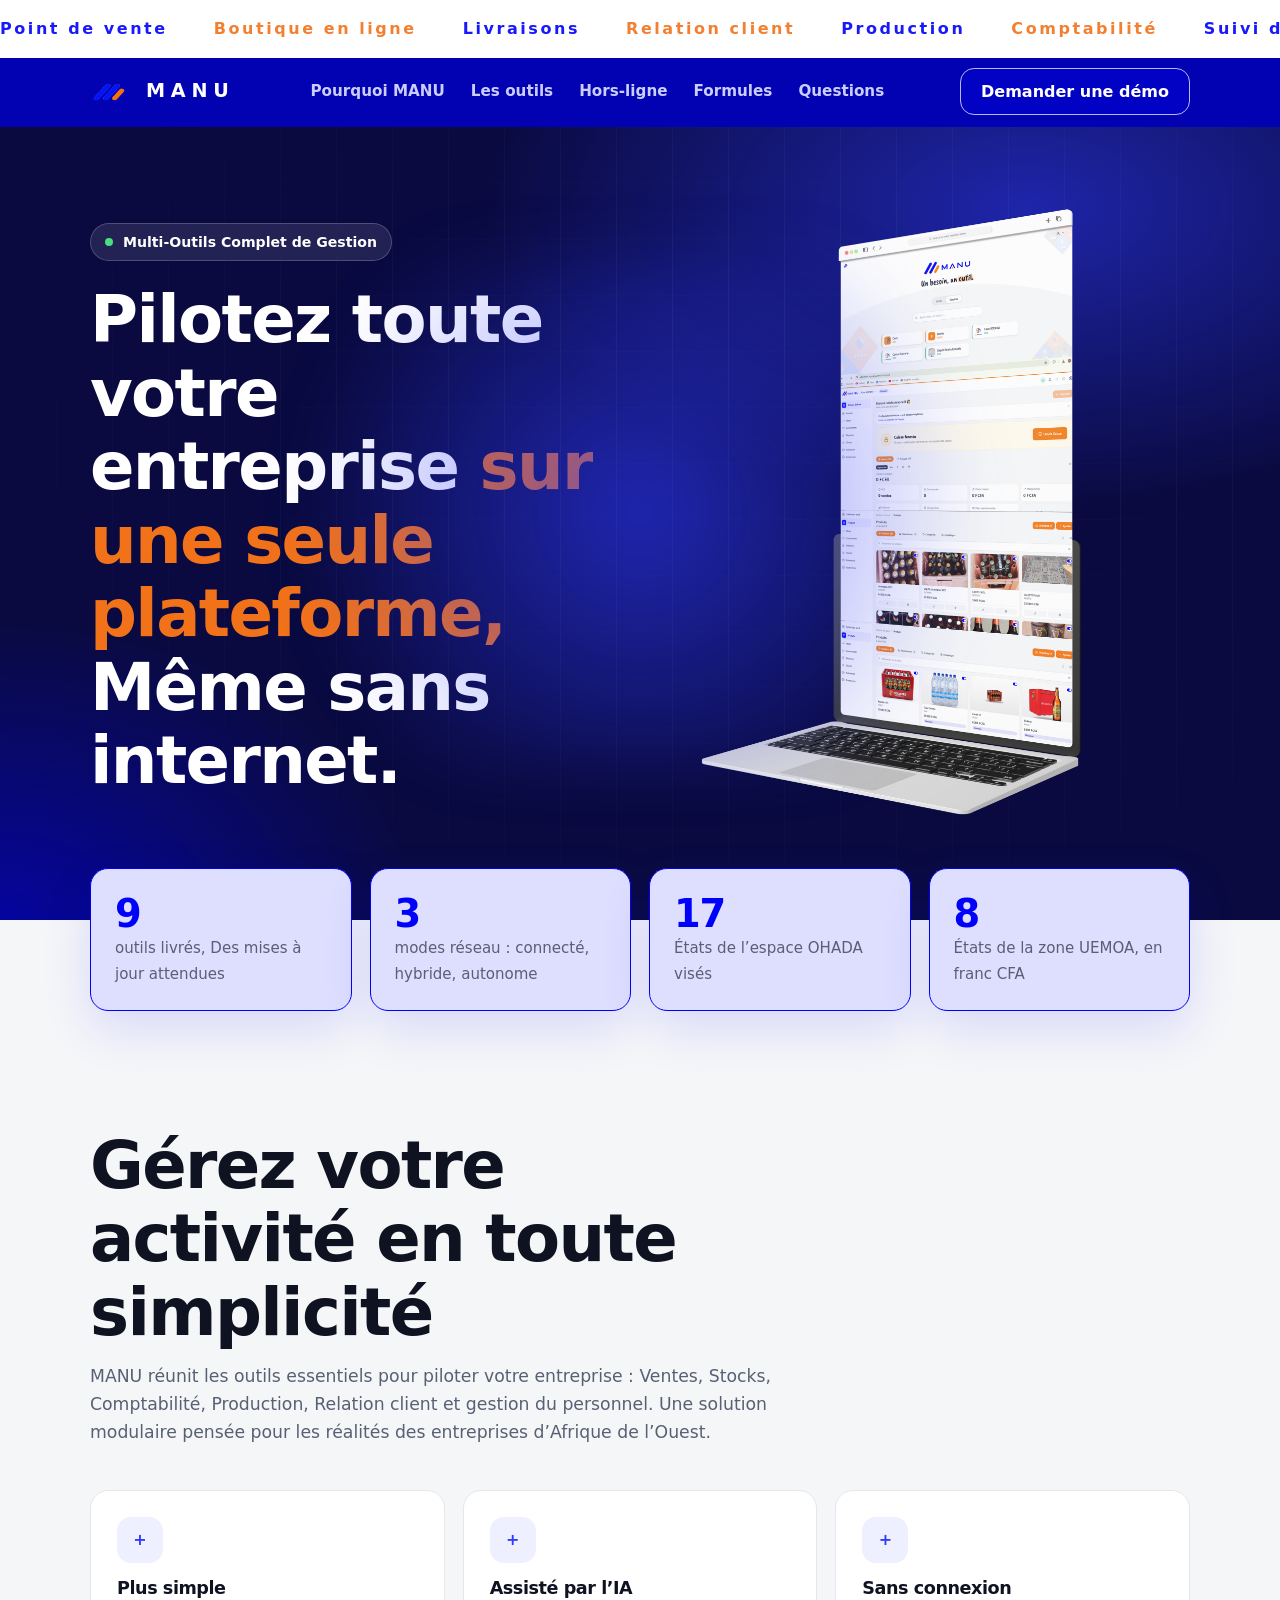
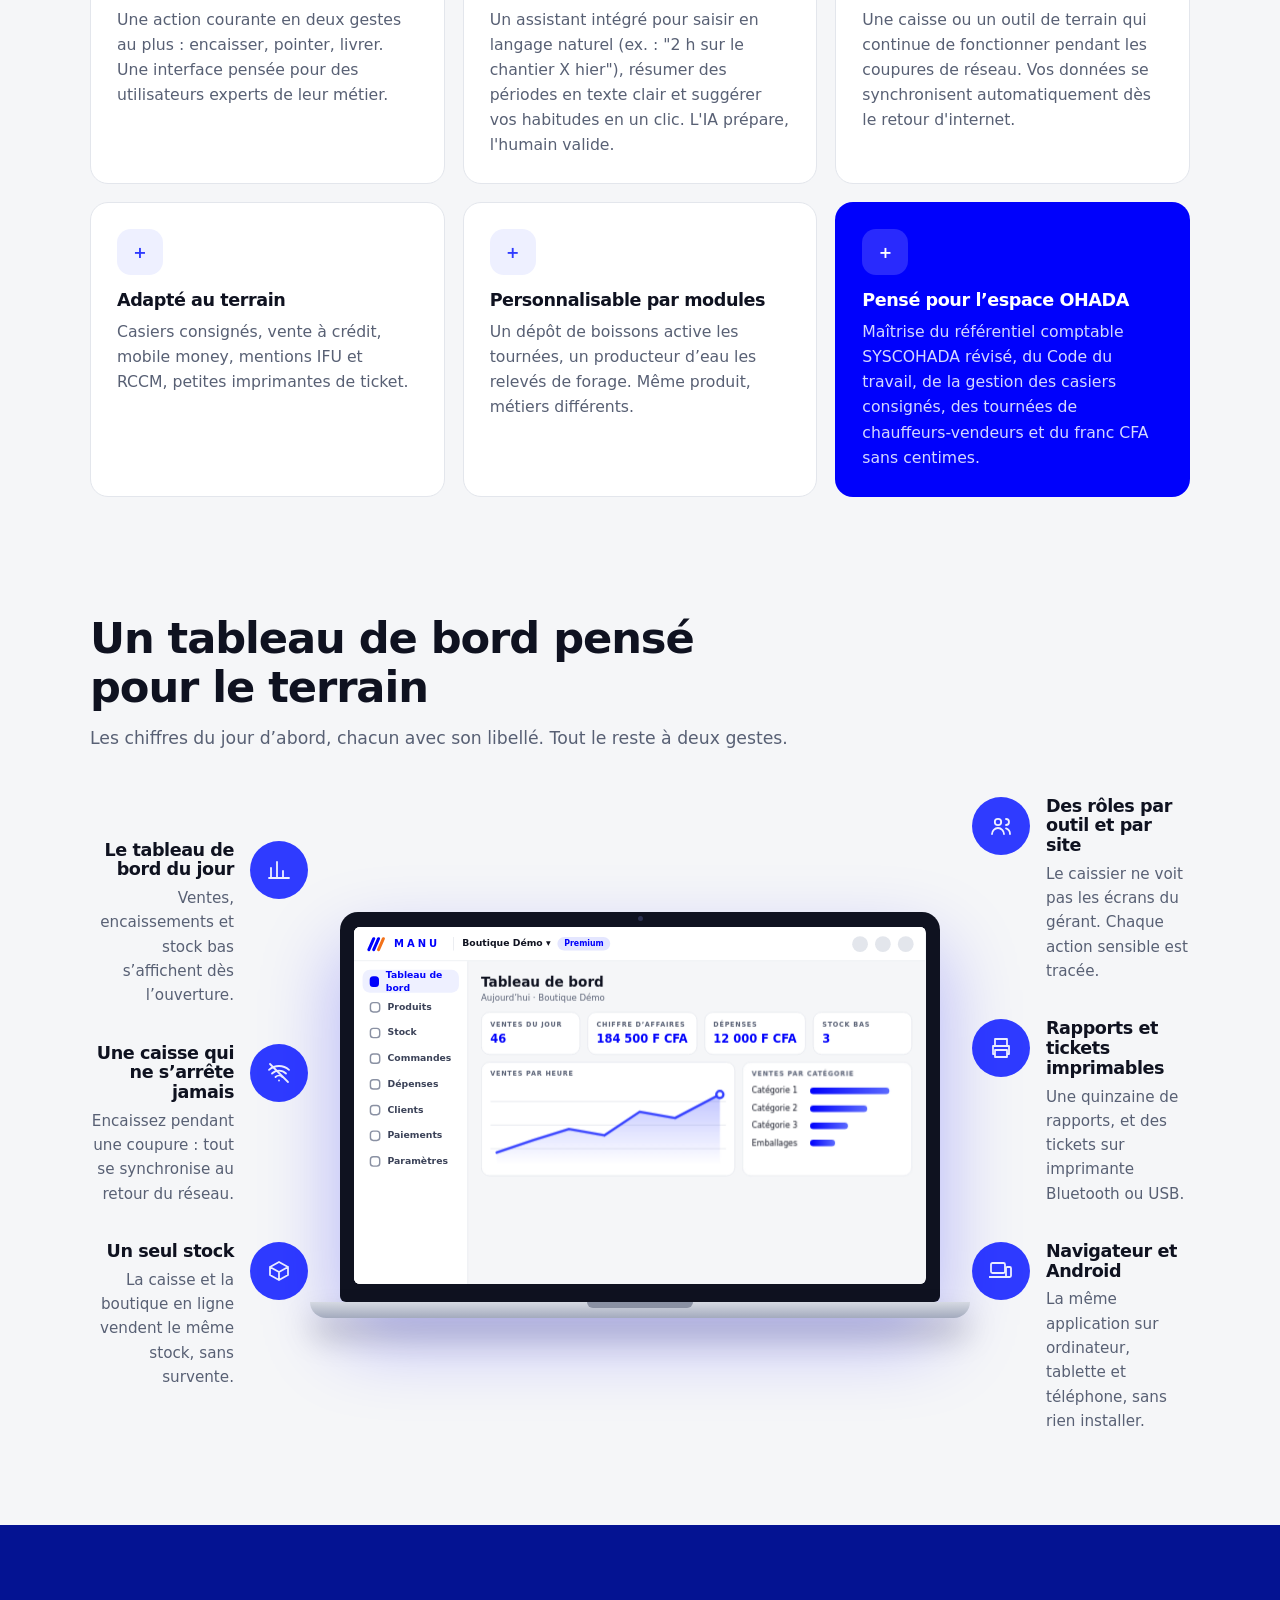
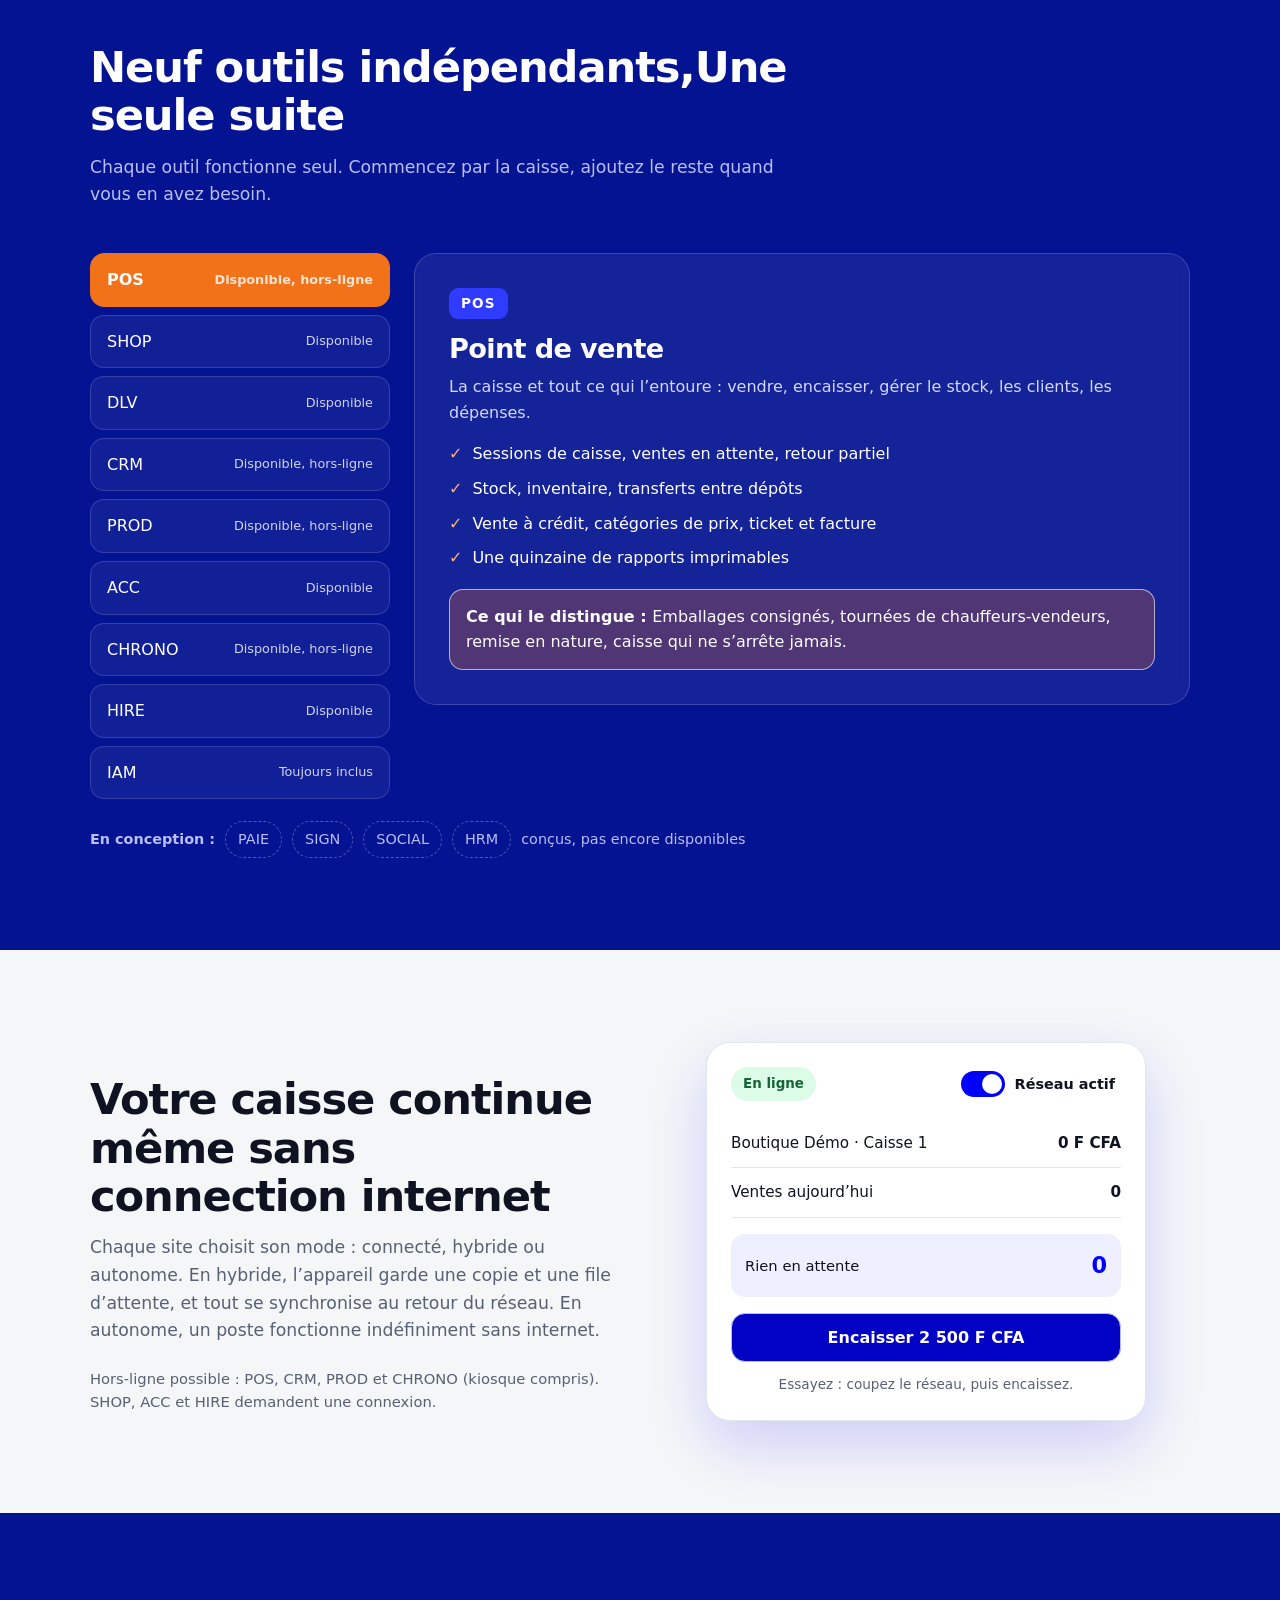
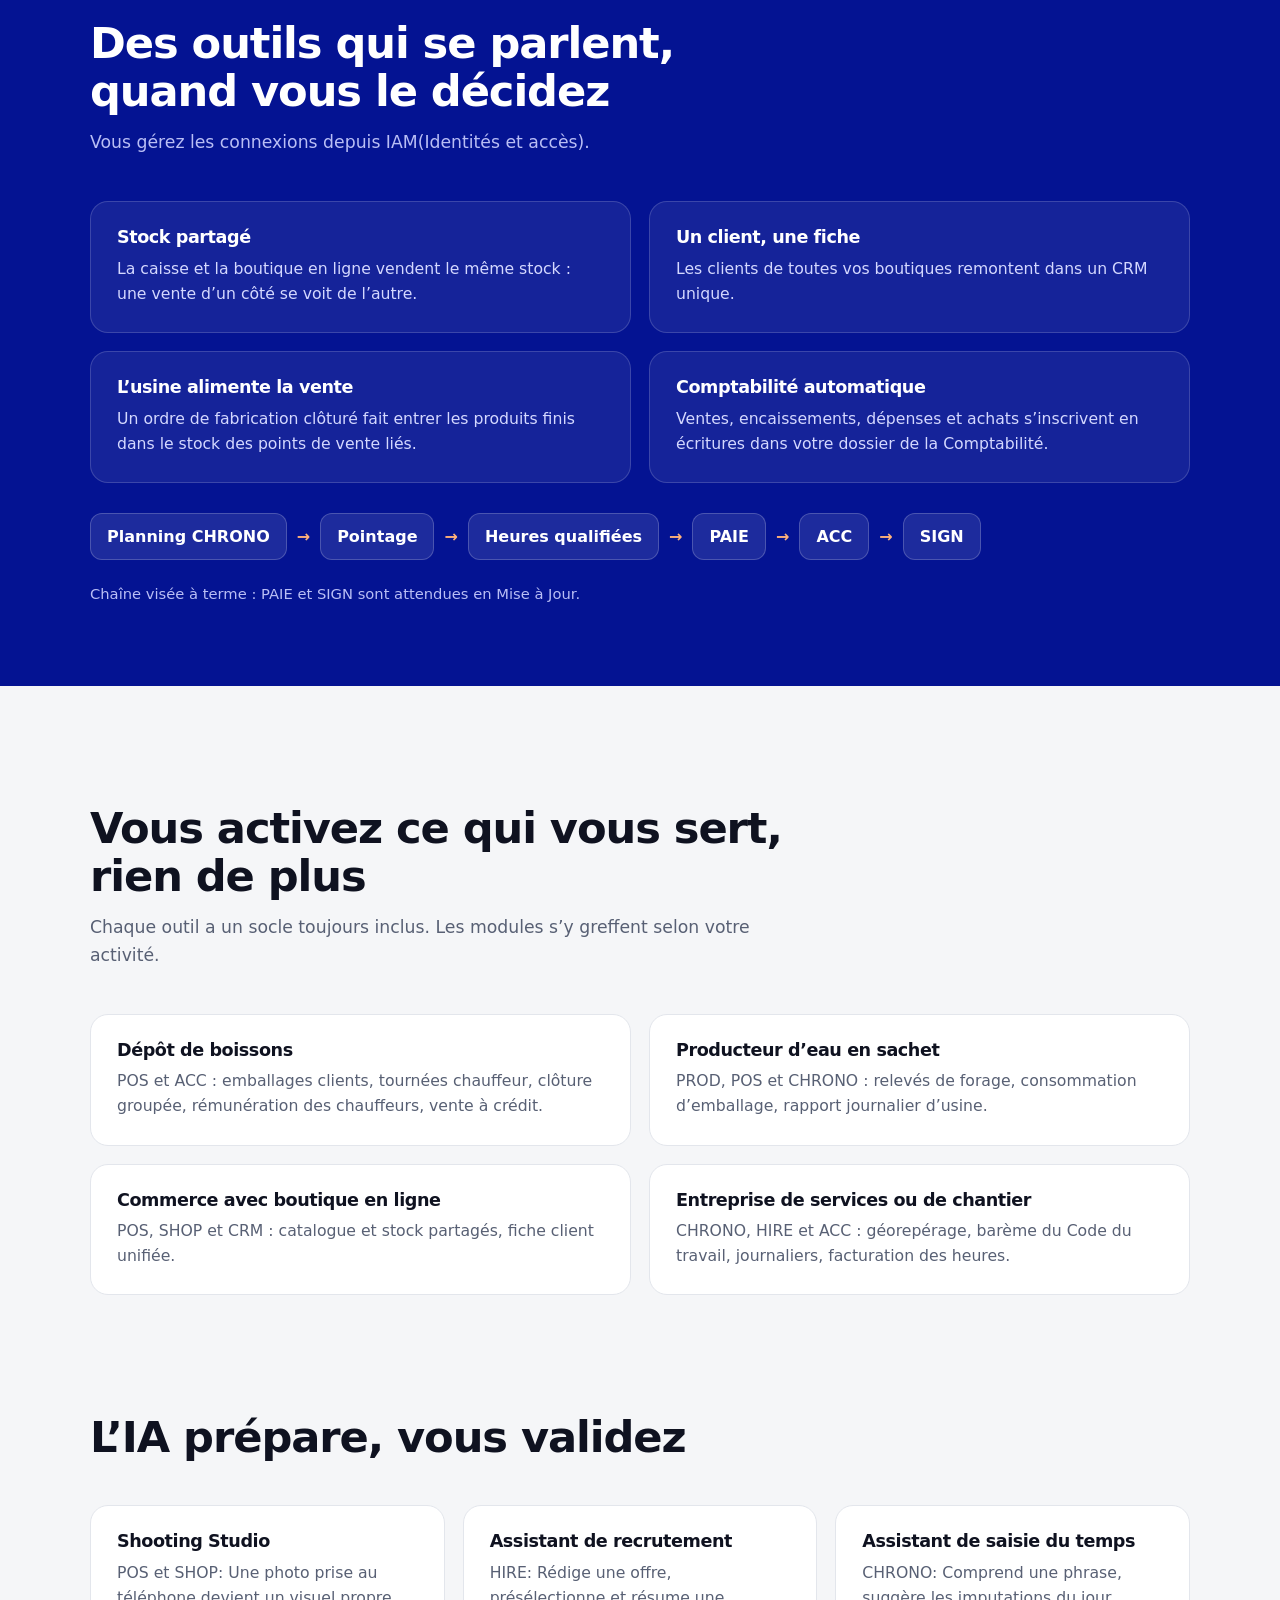
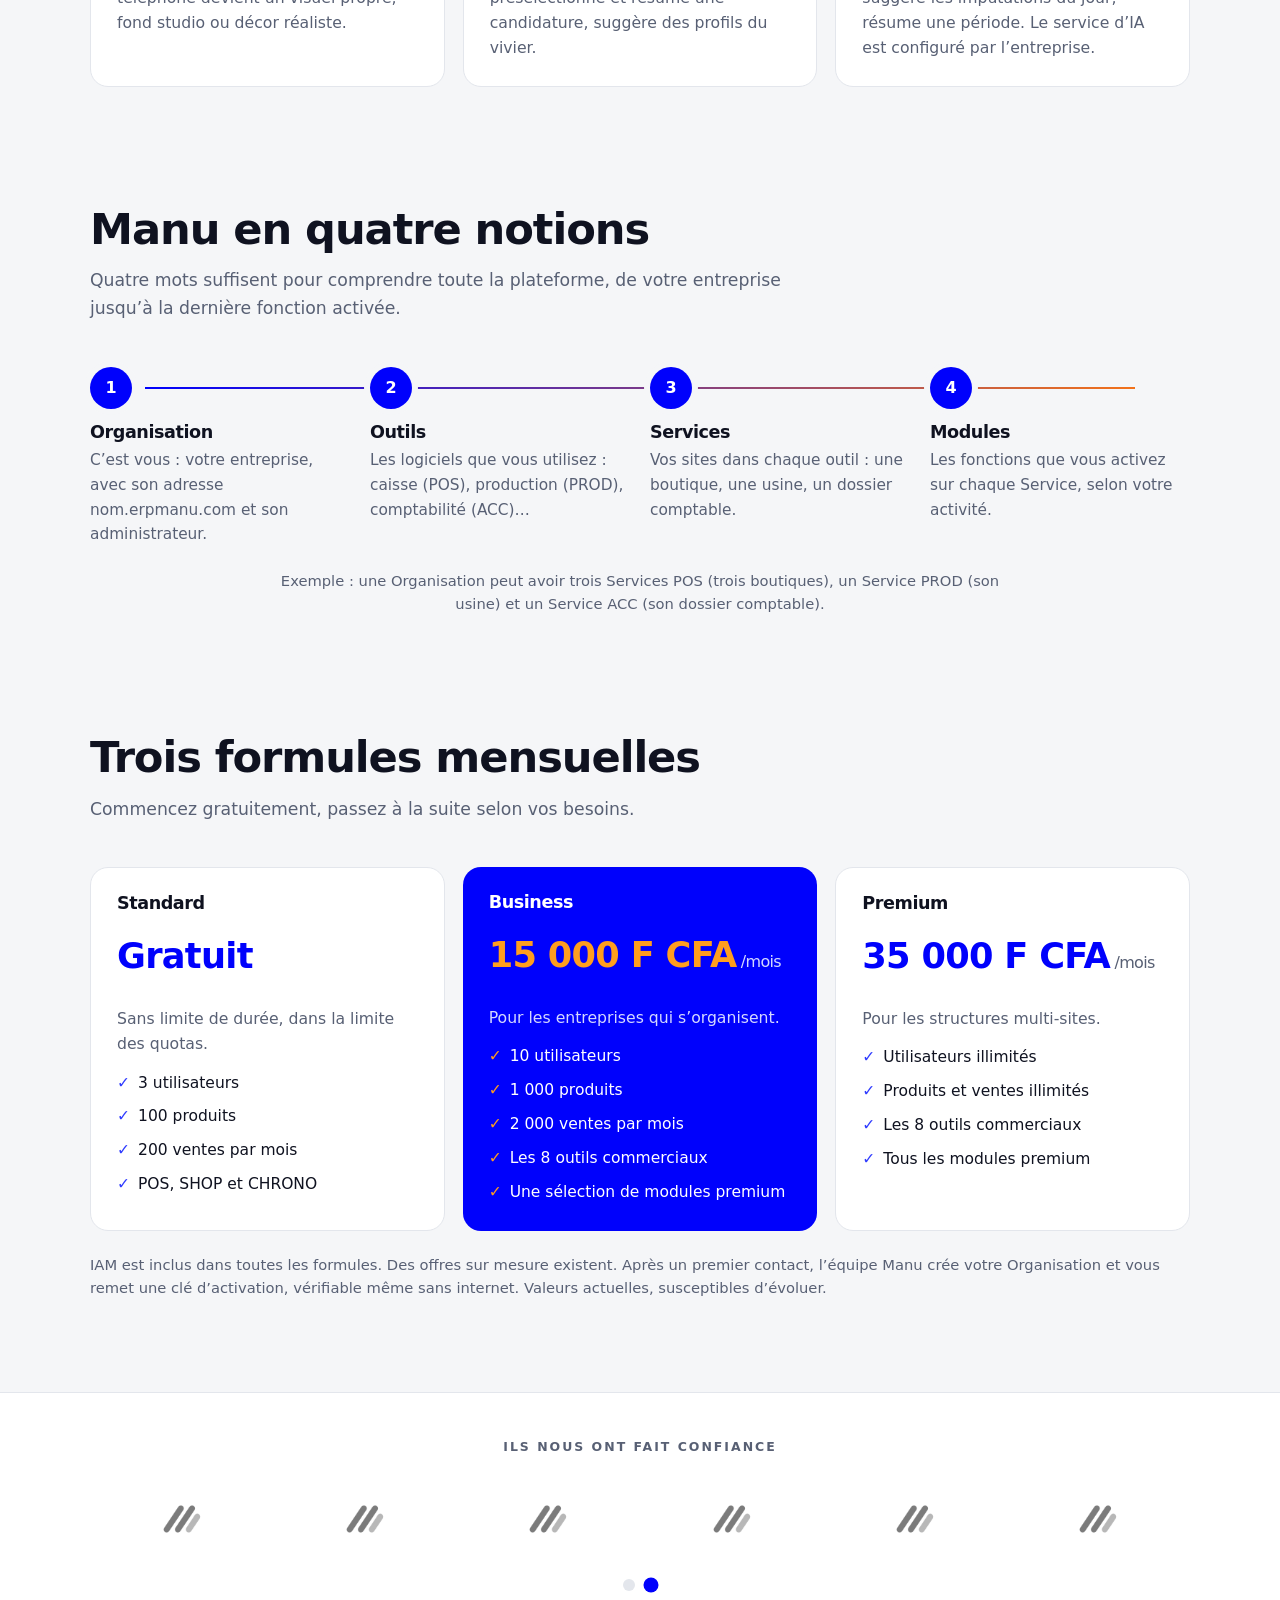
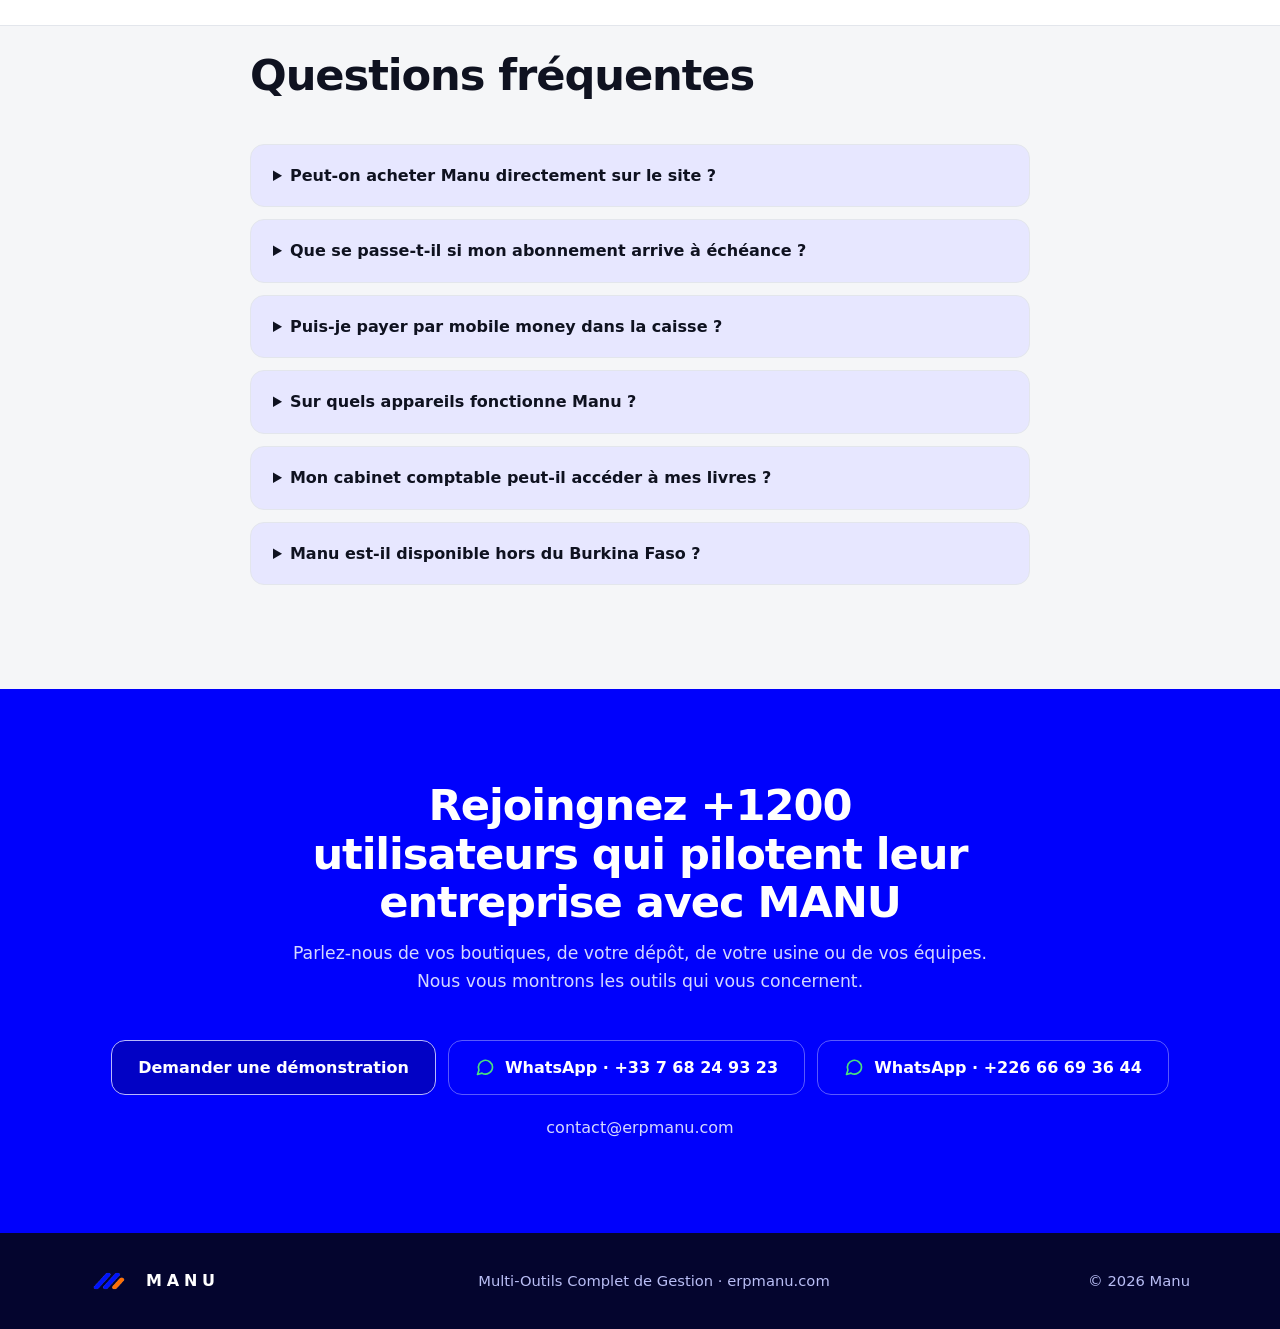
<file: index.html>
<!DOCTYPE html>
<html lang="fr">

<head>
    <meta charset="utf-8">
    <meta name="viewport" content="width=device-width, initial-scale=1, viewport-fit=cover">
    <title>Manu ERP</title>
    <meta name="description"
        content="Caisse, boutique en ligne, livraisons, CRM, production, comptabilité SYSCOHADA, suivi du temps et recrutement : une seule suite, qui fonctionne même sans internet.">
    <script>document.documentElement.classList.add("js")</script>
    <link rel="stylesheet" href="style.css">
    <link href="images/logo_icon_centered.png" rel="icon">
</head>

<dialog id="cf" aria-labelledby="cf-t">
    <div class="cf-h">
        <button type="button" class="cf-x" aria-label="Fermer">×</button>
        <h3 id="cf-t">Demander une démonstration</h3>
        <p>Dites-nous qui vous êtes, nous revenons vers vous.</p>
    </div>
    <form id="cform" class="cform">
        <label>Nom complet *<input name="nom" required autocomplete="name"></label>
        <label>Entreprise *<input name="entreprise" required autocomplete="organization"></label>
        <label>Téléphone / WhatsApp *<input name="tel" type="tel" required autocomplete="tel"></label>
        <label>E-mail<input name="email" type="email" autocomplete="email"></label>
        <label class="full">Votre activité
            <select name="secteur">
                <option>Commerce de détail ou de gros</option>
                <option>Dépôt ou distribution de boissons</option>
                <option>Unité de production</option>
                <option>Restaurant ou services</option>
                <option>PME avec équipes à pointer et à payer</option>
                <option>Cabinet comptable</option>
                <option>Autre</option>
            </select>
        </label>
        <fieldset class="full">
            <legend>Outils qui vous intéressent</legend>
            <div class="tools">
                <label><input type="checkbox" name="outils" value="POS"><span>POS</span></label>
                <label><input type="checkbox" name="outils" value="SHOP"><span>SHOP</span></label>
                <label><input type="checkbox" name="outils" value="DLV"><span>DLV</span></label>
                <label><input type="checkbox" name="outils" value="CRM"><span>CRM</span></label>
                <label><input type="checkbox" name="outils" value="PROD"><span>PROD</span></label>
                <label><input type="checkbox" name="outils" value="ACC"><span>ACC</span></label>
                <label><input type="checkbox" name="outils" value="CHRONO"><span>CHRONO</span></label>
                <label><input type="checkbox" name="outils" value="HIRE"><span>HIRE</span></label>
            </div>
        </fieldset>
        <label class="full">Message<textarea name="message" rows="3"
                placeholder="Nombre de boutiques, d’employés, besoins particuliers…"></textarea></label>
        <div class="full cf-act">
            <button type="submit" class="btn">Envoyer par e-mail</button>
            <button type="button" class="btn out" id="cwa">Envoyer par WhatsApp</button>
        </div>
    </form>
    <div id="cok" class="cok" hidden>
        <h3>Merci, votre demande est prête.</h3>
        <p>Si votre application e-mail ou WhatsApp ne s’est pas ouverte, écrivez-nous à contact@erpmanu.com ou utilisez
            les boutons WhatsApp de la page.</p>
        <button type="button" class="btn" onclick="document.getElementById('cf').close()">Fermer</button>
    </div>
</dialog>

<body>
    <header id="hd">
        <div class="marq" aria-hidden="true">
            <div>
                <span>Point de vente</span><span>Boutique en ligne</span><span>Livraisons</span><span>Relation
                    client</span><span>Production</span><span>Comptabilité</span><span>Suivi du
                    temps</span><span>Recrutement</span><span>Identités et
                    accès</span><span>Comptabilité</span><span>Production</span><span>Suivi du
                    temps</span><span>Recrutement</span><span>Relation client</span><span>Boutique en
                    ligne</span><span>Comptabilité</span><span>Livraisons</span>
            </div>
        </div>
        <div class="w nav">
            <a class="logo" href="#" aria-label="Manu, accueil">
                <img src="images/logo_icon_centered.png" alt="Logo MANU" width="38" height="28"
                    style="vertical-align: middle; margin-right: 8px;">
                <span>MANU</span>
            </a>
            <nav aria-label="Navigation principale"><a href="#pourquoi">Pourquoi MANU</a><a href="#outils">Les
                    outils</a><a href="#hors-ligne">Hors-ligne</a><a href="#formules">Formules</a><a
                    href="#faq">Questions</a></nav>
            <a class="btn" href="#contact" style="padding:10px 20px">Demander une démo</a>
        </div>
    </header>

    <main id="top">
        <section class="hero">

            <div class="w hero-g">
                <div>
                    <div class="pill in"><i class="dot"></i>Multi-Outils Complet de Gestion</div>
                    <h1 class="in" style="animation-delay:.1s">Pilotez toute votre entreprise
                        <span>sur une seule plateforme,</span><br>Même sans internet.
                    </h1>

                </div>
                <div class="hero-visual">
                    <div class="glow"></div>
                    <img class="hero-img" src="images/manu-dashboard.png"
                        alt="Les outils de la suite Manu : POS, SHOP, DLV, CRM, PROD, ACC, IAM, HRM">
                </div>
            </div>
        </section>

        <div class="w">
            <div class="stats">
                <div class="stat rv"><b data-n="9"></b><span>outils livrés, Des mises à jour attendues</span></div>
                <div class="stat rv"><b data-n="3"></b><span>modes réseau : connecté, hybride, autonome</span></div>
                <div class="stat rv"><b data-n="17"></b><span>États de l’espace OHADA visés</span></div>
                <div class="stat rv"><b data-n="8"></b><span>États de la zone UEMOA, en franc CFA</span></div>
            </div>
        </div>

        <section id="pourquoi">
            <div class="w">
                <div class="head rv"><span class="kick"></span>
                    <h1>
                        Gérez votre activité en toute simplicité
                    </h1>
                    <p class="mute">MANU réunit les outils essentiels pour piloter votre entreprise : Ventes, Stocks,
                        Comptabilité, Production, Relation
                        client et gestion du personnel. Une solution modulaire pensée pour les réalités des entreprises
                        d’Afrique de l’Ouest.</p>
                </div>
                <div class="grid g3">
                    <div class="card rv">
                        <div class="ic">+</div>
                        <h3>Plus simple</h3>
                        <p>Une action courante en deux gestes au plus
                            : encaisser, pointer, livrer. Une interface pensée pour des utilisateurs experts de leur
                            métier.</p>
                    </div>
                    <div class="card rv">
                        <div class="ic">+</div>
                        <h3>Assisté par l’IA</h3>
                        <p>Un assistant intégré pour saisir en langage naturel (ex. : "2 h sur le chantier X hier"),
                            résumer des périodes en texte clair et suggérer vos habitudes en un clic. L'IA prépare,
                            l'humain valide.</p>
                    </div>
                    <div class="card rv">
                        <div class="ic">+</div>
                        <h3>Sans connexion</h3>
                        <p>Une caisse ou un outil de terrain qui continue de fonctionner pendant les coupures de réseau.
                            Vos données se synchronisent automatiquement dès le retour d'internet.</p>
                    </div>
                    <div class="card rv">
                        <div class="ic">+</div>
                        <h3>Adapté au terrain</h3>
                        <p>Casiers consignés, vente à crédit, mobile money, mentions IFU et RCCM, petites imprimantes de
                            ticket.</p>
                    </div>
                    <div class="card rv">
                        <div class="ic">+</div>
                        <h3>Personnalisable par modules</h3>
                        <p>Un dépôt de boissons active les tournées, un producteur d’eau les relevés de forage. Même
                            produit, métiers différents.</p>
                    </div>
                    <div class="card hl rv">
                        <div class="ic">+</div>
                        <h3>Pensé pour l’espace OHADA</h3>
                        <p>Maîtrise du référentiel comptable SYSCOHADA révisé, du Code du travail,
                            de la gestion des casiers consignés, des tournées de chauffeurs-vendeurs et du franc CFA
                            sans centimes.</p>
                    </div>
                </div>
            </div>
        </section>
        <section id="apercu" style="padding-top:0">
            <div class="w">
                <div class="head rv"><span class="kick"></span>
                    <h2>Un tableau de bord pensé pour le terrain</h2>
                    <p class="mute">Les chiffres du jour d’abord, chacun avec son libellé. Tout le reste à deux gestes.
                    </p>
                </div>
                <div class="dv">

                    <div class="dv-col dv-l">
                        <div class="dv-f rv"><span class="dv-ic"><svg viewBox="0 0 24 24">
                                    <path d="M4 20V10M10 20V4M16 20v-7M22 20H2" />
                                </svg></span>
                            <div>
                                <h3>Le tableau de bord du jour</h3>
                                <p>Ventes, encaissements et stock bas s’affichent dès l’ouverture.</p>
                            </div>
                        </div>
                        <div class="dv-f rv"><span class="dv-ic"><svg viewBox="0 0 24 24">
                                    <path
                                        d="M2 8.8a15 15 0 0 1 20 0M5 12.5a10 10 0 0 1 14 0M8.5 16a5 5 0 0 1 7 0M12 19.5h.01" />
                                    <path d="M3 3l18 18" />
                                </svg></span>
                            <div>
                                <h3>Une caisse qui ne s’arrête jamais</h3>
                                <p>Encaissez pendant une coupure : tout se synchronise au retour du réseau.</p>
                            </div>
                        </div>
                        <div class="dv-f rv"><span class="dv-ic"><svg viewBox="0 0 24 24">
                                    <path d="M21 8l-9-5-9 5 9 5 9-5zM3 8v8l9 5 9-5V8M12 13v8" />
                                </svg></span>
                            <div>
                                <h3>Un seul stock</h3>
                                <p>La caisse et la boutique en ligne vendent le même stock, sans survente.</p>
                            </div>
                        </div>
                    </div>

                    <div class="lap rv" aria-label="Aperçu animé du tableau de bord Manu (données fictives)">
                        <div class="lap-s">
                            <div class="lap-v">
                                <div class="dv-app" id="dvApp" aria-hidden="true">
                                    <div class="dv-top">
                                        <svg width="30" height="22" viewBox="0 0 34 26">
                                            <g stroke-linecap="round" stroke-width="5">
                                                <path d="M5 22 13 4" stroke="#0001FC" />
                                                <path d="M13 22 21 4" stroke="#0001FC" />
                                                <path d="M21 22 29 4" stroke="#F2721A" />
                                            </g>
                                        </svg>
                                        <b class="dv-lg">MANU</b><span class="dv-org">Boutique Démo ▾</span><span
                                            class="dv-prem">Premium</span><span class="dv-sp"></span><i
                                            class="dv-c"></i><i class="dv-c"></i><i class="dv-c"></i>
                                    </div>
                                    <div class="dv-body">
                                        <div class="dv-side">
                                            <div class="dv-n on"><i></i>Tableau de bord</div>
                                            <div class="dv-n"><i></i>Produits</div>
                                            <div class="dv-n"><i></i>Stock</div>
                                            <div class="dv-n"><i></i>Commandes</div>
                                            <div class="dv-n"><i></i>Dépenses</div>
                                            <div class="dv-n"><i></i>Clients</div>
                                            <div class="dv-n"><i></i>Paiements</div>
                                            <div class="dv-n"><i></i>Paramètres</div>
                                        </div>
                                        <div class="dv-main">

                                            <div class="dv-v on">
                                                <div class="dv-h">Tableau de bord</div>
                                                <div class="dv-sub">Aujourd’hui · Boutique Démo</div>
                                                <div class="dv-k">
                                                    <div><small>Ventes du jour</small><b data-v="46">46</b></div>
                                                    <div><small>Chiffre d’affaires</small><b data-v="184500"
                                                            data-s=" F CFA">184 500 F CFA</b></div>
                                                    <div><small>Dépenses</small><b data-v="12000" data-s=" F CFA">12 000
                                                            F CFA</b></div>
                                                    <div><small>Stock bas</small><b data-v="3">3</b></div>
                                                </div>
                                                <div class="dv-g">
                                                    <div class="dv-card"><small>Ventes par heure</small>
                                                        <svg viewBox="0 0 300 110">
                                                            <defs>
                                                                <linearGradient id="dvg" x1="0" y1="0" x2="0" y2="1">
                                                                    <stop offset="0" stop-color="#2F3BFF"
                                                                        stop-opacity=".3" />
                                                                    <stop offset="1" stop-color="#2F3BFF"
                                                                        stop-opacity="0" />
                                                                </linearGradient>
                                                            </defs>
                                                            <path d="M0 25H300M0 55H300M0 85H300" stroke="#E3E6EC" />
                                                            <path class="dv-ar"
                                                                d="M8 90L55 74L100 60L145 68L190 38L235 46L292 16V105H8Z"
                                                                fill="url(#dvg)" />
                                                            <path class="dv-ln" pathLength="1"
                                                                d="M8 90L55 74L100 60L145 68L190 38L235 46L292 16" />
                                                            <circle class="dv-pt" cx="292" cy="16" r="4.5" />
                                                        </svg>
                                                    </div>
                                                    <div class="dv-card"><small>Ventes par catégorie</small>
                                                        <div class="dv-br"><span>Catégorie 1</span><i
                                                                style="--w:86%"></i></div>
                                                        <div class="dv-br"><span>Catégorie 2</span><i
                                                                style="--w:62%"></i></div>
                                                        <div class="dv-br"><span>Catégorie 3</span><i
                                                                style="--w:41%"></i></div>
                                                        <div class="dv-br"><span>Emballages</span><i
                                                                style="--w:27%"></i></div>
                                                    </div>
                                                </div>
                                            </div>

                                            <div class="dv-v">
                                                <div class="dv-ph">
                                                    <div>
                                                        <div class="dv-h">Produits</div>
                                                        <div class="dv-sub">8 produit(s)</div>
                                                    </div>
                                                    <div><span class="dv-o">Shooting IA</span> <span class="dv-o">+
                                                            Ajouter</span></div>
                                                </div>
                                                <div class="dv-tb"><span class="on">Produits
                                                        <em>8</em></span><span>Fournisseurs</span><span>Catégories</span><span>Emballages</span>
                                                </div>
                                                <div class="dv-pg">
                                                    <div class="pc">
                                                        <div class="pi a"><u></u></div><b>PRODUIT DÉMO
                                                            A</b><small>CATÉGORIE 1</small><span>12 500 F CFA</span>
                                                    </div>
                                                    <div class="pc">
                                                        <div class="pi b"><u></u></div><b>PRODUIT DÉMO
                                                            B</b><small>CATÉGORIE 2</small><span>9 800 F CFA</span>
                                                    </div>
                                                    <div class="pc">
                                                        <div class="pi c"><u></u></div><b>PRODUIT DÉMO
                                                            C</b><small>CATÉGORIE 1</small><span>5 000 F CFA</span>
                                                    </div>
                                                    <div class="pc">
                                                        <div class="pi d"><u></u></div><b>EMBALLAGE
                                                            DÉMO</b><small>EMBALLAGE</small><span>20 000 F CFA</span>
                                                    </div>
                                                </div>
                                            </div>

                                        </div>
                                    </div>
                                    <svg class="dv-cur" id="dvCur" width="22" height="22" viewBox="0 0 24 24">
                                        <path d="M5 3l14 8-6 2 4 7-3 1-4-7-5 4z" fill="#0F1220" stroke="#fff"
                                            stroke-width="1.5" stroke-linejoin="round" />
                                    </svg>
                                </div>
                            </div>
                        </div>
                        <div class="lap-b"></div>
                    </div>

                    <div class="dv-col dv-r">
                        <div class="dv-f rv"><span class="dv-ic"><svg viewBox="0 0 24 24">
                                    <circle cx="9" cy="8" r="3.2" />
                                    <path
                                        d="M3 20c0-3.3 2.7-6 6-6s6 2.7 6 6M17 11a3 3 0 1 0 0-6M21 20c0-2.6-1.6-4.8-4-5.6" />
                                </svg></span>
                            <div>
                                <h3>Des rôles par outil et par site</h3>
                                <p>Le caissier ne voit pas les écrans du gérant. Chaque action sensible est tracée.</p>
                            </div>
                        </div>
                        <div class="dv-f rv"><span class="dv-ic"><svg viewBox="0 0 24 24">
                                    <path d="M6 9V3h12v6M6 18H4v-8h16v8h-2M6 14h12v7H6z" />
                                </svg></span>
                            <div>
                                <h3>Rapports et tickets imprimables</h3>
                                <p>Une quinzaine de rapports, et des tickets sur imprimante Bluetooth ou USB.</p>
                            </div>
                        </div>
                        <div class="dv-f rv"><span class="dv-ic"><svg viewBox="0 0 24 24">
                                    <rect x="2" y="4" width="14" height="10" rx="1.5" />
                                    <path d="M0 18h18" />
                                    <rect x="17" y="8" width="5" height="10" rx="1.2" />
                                </svg></span>
                            <div>
                                <h3>Navigateur et Android</h3>
                                <p>La même application sur ordinateur, tablette et téléphone, sans rien installer.</p>
                            </div>
                        </div>
                    </div>

                </div>
            </div>
        </section>
        <section class="blue" id="outils">
            <div class="w">
                <div class="head rv"><span class="kick"></span>
                    <h2>Neuf outils indépendants,Une seule suite</h2>
                    <p class="mute">Chaque outil fonctionne seul. Commencez par la caisse, ajoutez le reste quand vous
                        en avez besoin.</p>
                </div>
                <div class="tabs rv">
                    <div class="tl" role="tablist" aria-label="Outils Manu" id="tl"></div>
                    <div class="panel" id="panel" role="tabpanel"></div>
                </div>
                <div class="soon rv"><b>En conception
                        :</b><span>PAIE</span><span>SIGN</span><span>SOCIAL</span><span>HRM</span><em
                        style="font-style:normal">conçus, pas encore disponibles</em></div>
            </div>
        </section>

        <section id="hors-ligne">
            <div class="w demo">
                <div class="rv"><span class="kick"></span>
                    <h2>Votre caisse continue même sans connection internet</h2>
                    <p class="mute" style="margin-top:14px;font-size:1.08rem">Chaque site choisit son mode : connecté,
                        hybride ou autonome. En hybride, l’appareil garde une copie et une file d’attente, et tout se
                        synchronise au retour du réseau. En autonome, un poste fonctionne indéfiniment sans internet.
                    </p>
                    <p class="mute note">Hors-ligne possible : POS, CRM, PROD et CHRONO (kiosque compris). SHOP, ACC et
                        HIRE demandent une connexion.</p>
                </div>
                <div class="pos rv" id="pos">
                    <div class="top"><span class="state" id="st">En ligne</span><button class="sw" id="sw"
                            aria-pressed="true"><i></i><span id="swt">Réseau actif</span></button></div>
                    <div class="row"><span>Boutique Démo · Caisse 1</span><b id="tot">0 F CFA</b></div>
                    <div class="row"><span>Ventes aujourd’hui</span><b id="cnt">0</b></div>
                    <div class="q"><span id="qt">Rien en attente</span><b id="qn">0</b></div>
                    <button class="btn" id="sell">Encaisser 2 500 F CFA</button>
                    <p class="mute" style="font-size:.85rem;margin-top:12px;text-align:center">Essayez : coupez le
                        réseau, puis encaissez.</p>
                </div>
            </div>
        </section>

        <section class="blue" id="connexions" style="padding:80px 0">
            <div class="w">
                <div class="head rv"><span class="kick"></span>
                    <h2>Des outils qui se parlent, quand vous le décidez</h2>
                    <p class="mute">
                        Vous gérez les connexions depuis IAM(Identités et accès).</p>
                </div>
                <div class="grid g2">
                    <div class="card rv"
                        style="background:rgba(255,255,255,.07);border-color:rgba(255,255,255,.16);color:#fff">
                        <h3>Stock partagé</h3>
                        <p style="color:#D4D8FF">La caisse et la boutique en ligne vendent le même stock : une vente
                            d’un côté se voit de l’autre.</p>
                    </div>
                    <div class="card rv"
                        style="background:rgba(255,255,255,.07);border-color:rgba(255,255,255,.16);color:#fff">
                        <h3>Un client, une fiche</h3>
                        <p style="color:#D4D8FF">Les clients de toutes vos boutiques remontent dans un CRM unique.</p>
                    </div>
                    <div class="card rv"
                        style="background:rgba(255,255,255,.07);border-color:rgba(255,255,255,.16);color:#fff">
                        <h3>L’usine alimente la vente</h3>
                        <p style="color:#D4D8FF">Un ordre de fabrication clôturé fait entrer les produits finis dans le
                            stock des points de vente liés.</p>
                    </div>
                    <div class="card rv"
                        style="background:rgba(255,255,255,.07);border-color:rgba(255,255,255,.16);color:#fff">
                        <h3>Comptabilité automatique</h3>
                        <p style="color:#D4D8FF">Ventes, encaissements, dépenses et achats s’inscrivent en écritures
                            dans votre dossier de la Comptabilité.</p>
                    </div>
                </div>
                <div class="flow rv" aria-label="Chaîne visée"><span>Planning
                        CHRONO</span><em>→</em><span>Pointage</span><em>→</em><span>Heures
                        qualifiées</span><em>→</em><span>PAIE</span><em>→</em><span>ACC</span><em>→</em><span>SIGN</span>
                </div>
                <p class="mute note">Chaîne visée à terme : PAIE et SIGN sont attendues en Mise à Jour.</p>
            </div>
        </section>

        <section id="metiers">
            <div class="w">
                <div class="head rv"><span class="kick"></span>
                    <h2>Vous activez ce qui vous sert, rien de plus</h2>
                    <p class="mute">Chaque outil a un socle toujours inclus. Les modules s’y greffent selon votre
                        activité.</p>
                </div>
                <div class="grid g2">
                    <div class="card rv">
                        <h3>Dépôt de boissons</h3>
                        <p>POS et ACC : emballages clients, tournées chauffeur, clôture groupée, rémunération des
                            chauffeurs, vente à crédit.</p>
                    </div>
                    <div class="card rv">
                        <h3>Producteur d’eau en sachet</h3>
                        <p>PROD, POS et CHRONO : relevés de forage, consommation d’emballage, rapport journalier
                            d’usine.</p>
                    </div>
                    <div class="card rv">
                        <h3>Commerce avec boutique en ligne</h3>
                        <p>POS, SHOP et CRM : catalogue et stock partagés, fiche client unifiée.</p>
                    </div>
                    <div class="card rv">
                        <h3>Entreprise de services ou de chantier</h3>
                        <p>CHRONO, HIRE et ACC : géorepérage, barème du Code du travail, journaliers, facturation des
                            heures.</p>
                    </div>
                </div>
            </div>
        </section>

        <section style="padding-top:0">
            <div class="w">
                <div class="head rv"><span class="kick"></span>
                    <h2>L’IA prépare, vous validez</h2>
                </div>
                <div class="grid g3">
                    <div class="card rv">
                        <h3>Shooting Studio</h3>
                        <p>POS et SHOP: Une photo prise au téléphone devient un visuel propre, fond studio ou décor
                            réaliste.</p>
                    </div>
                    <div class="card rv">
                        <h3>Assistant de recrutement</h3>
                        <p>HIRE: Rédige une offre, présélectionne et résume une candidature, suggère des profils du
                            vivier.</p>
                    </div>
                    <div class="card rv">
                        <h3>Assistant de saisie du temps</h3>
                        <p>CHRONO: Comprend une phrase, suggère les imputations du jour, résume une période. Le service
                            d’IA est configuré par l’entreprise.</p>
                    </div>
                </div>
            </div>
        </section>

        <section id="notions" style="padding-top:0">
            <div class="w">
                <div class="head rv"><span class="kick"></span>
                    <h2>Manu en quatre notions</h2>
                    <p class="mute">Quatre mots suffisent pour comprendre toute la plateforme, de votre entreprise
                        jusqu’à la dernière fonction activée.</p>
                </div>
                <div class="steps rv">
                    <div data-n="1">
                        <h3>Organisation</h3>
                        <p>C’est vous : votre entreprise, avec son adresse nom.erpmanu.com et son administrateur.</p>
                    </div>
                    <div data-n="2">
                        <h3>Outils</h3>
                        <p>Les logiciels que vous utilisez : caisse (POS), production (PROD), comptabilité (ACC)…</p>
                    </div>
                    <div data-n="3">
                        <h3>Services</h3>
                        <p>Vos sites dans chaque outil : une boutique, une usine, un dossier comptable.</p>
                    </div>
                    <div data-n="4">
                        <h3>Modules</h3>
                        <p>Les fonctions que vous activez sur chaque Service, selon votre activité.</p>
                    </div>
                </div>
                <p class="mute note" style="text-align:center;max-width:720px;margin-inline:auto">Exemple : une
                    Organisation peut avoir trois Services POS (trois boutiques), un Service PROD (son usine) et un
                    Service ACC (son dossier comptable).</p>
            </div>
        </section>
  

        <section id="formules" style="padding-top:0">
            <div class="w">
                <div class="head rv"><span class="kick"></span>
                    <h2>Trois formules mensuelles</h2>
                    <p class="mute">Commencez gratuitement, passez à la suite selon vos besoins.</p>
                </div>
                <div class="grid g3 price">
                    <div class="card rv">
                        <h3>Standard</h3>
                        <div class="big">Gratuit</div>
                        <p class="mute">Sans limite de durée, dans la limite des quotas.</p>
                        <ul>
                            <li>3 utilisateurs</li>
                            <li>100 produits</li>
                            <li>200 ventes par mois</li>
                            <li>POS, SHOP et CHRONO</li>
                        </ul>
                    </div>
                    <div class="card feat rv">
                        <h3>Business</h3>
                        <div class="big">15 000 F CFA<span class="mute" style="font-size:1rem;font-weight:500">
                                /mois</span></div>
                        <p class="mute">Pour les entreprises qui s’organisent.</p>
                        <ul>
                            <li>10 utilisateurs</li>
                            <li>1 000 produits</li>
                            <li>2 000 ventes par mois</li>
                            <li>Les 8 outils commerciaux</li>
                            <li>Une sélection de modules premium</li>
                        </ul>
                    </div>
                    <div class="card rv">
                        <h3>Premium</h3>
                        <div class="big">35 000 F CFA<span class="mute" style="font-size:1rem;font-weight:500">
                                /mois</span></div>
                        <p class="mute">Pour les structures multi-sites.</p>
                        <ul>
                            <li>Utilisateurs illimités</li>
                            <li>Produits et ventes illimités</li>
                            <li>Les 8 outils commerciaux</li>
                            <li>Tous les modules premium</li>
                        </ul>
                    </div>
                </div>
                <p class="mute note">IAM est inclus dans toutes les formules. Des offres sur mesure existent. Après un
                    premier contact, l’équipe Manu crée votre Organisation et vous remet une clé d’activation,
                    vérifiable même sans internet. Valeurs actuelles, susceptibles d’évoluer.</p>
            </div>
        </section>

        <section class="lgs" aria-roledescription="carrousel" aria-label="Les outils de la suite Manu">
            <div class="w">
                <p class="lgs-t">Ils nous ont fait confiance</p>
                <div class="lgs-v">
                    <div class="lgs-tr">
                        <div class="lgs-i"><img src="images/logo_icon_centered.png" alt="Nom du partenaire"
                                loading="lazy"></div>
                        <div class="lgs-i"><img src="images/logo_icon_centered.png" alt="Nom du partenaire"
                                loading="lazy"></div>
                        <div class="lgs-i"><img src="images/logo_icon_centered.png" alt="Nom du partenaire"
                                loading="lazy"></div>
                        <div class="lgs-i"><img src="images/logo_icon_centered.png" alt="Nom du partenaire"
                                loading="lazy"></div>
                        <div class="lgs-i"><img src="images/logo_icon_centered.png" alt="Nom du partenaire"
                                loading="lazy"></div>
                        <div class="lgs-i"><img src="images/logo_icon_centered.png" alt="Nom du partenaire"
                                loading="lazy"></div>
                        <div class="lgs-i"><img src="images/logo_icon_centered.png" alt="Nom du partenaire"
                                loading="lazy"></div>
                        <div class="lgs-i"><img src="images/logo_icon_centered.png" alt="Nom du partenaire"
                                loading="lazy"></div>
                        <div class="lgs-i"><img src="images/logo_icon_centered.png" alt="Nom du partenaire"
                                loading="lazy"></div>
                    </div>
                </div>
                <div class="lgs-dots" role="group" aria-label="Choisir un groupe"></div>
            </div>
        </section>
        <section id="faq" style="padding-top:0">
            <div class="w" style="max-width:820px">
                <div class="head rv"><span class="kick"></span>
                    <h2>Questions fréquentes</h2>
                </div>
                <details class="rv">
                    <summary>Peut-on acheter Manu directement sur le site ?</summary>
                    <p>Non. L’activation se fait par une clé remise par l’équipe Manu après un premier contact. Demandez
                        une démonstration et nous créons votre Organisation.</p>
                </details>
                <details class="rv">
                    <summary>Que se passe-t-il si mon abonnement arrive à échéance ?</summary>
                    <p>Un rappel s’affiche, puis un délai de grâce permet de continuer à travailler. Au-delà, la saisie
                        est suspendue jusqu’à la nouvelle clé. Aucune donnée n’est perdue.</p>
                </details>
                <details class="rv">
                    <summary>Puis-je payer par mobile money dans la caisse ?</summary>
                    <p>La caisse enregistre un paiement par mobile money (Wave, Orange, MTN), mais n’est pas encore
                        reliée directement aux opérateurs.</p>
                </details>
                <details class="rv">
                    <summary>Sur quels appareils fonctionne Manu ?</summary>
                    <p>Dans un navigateur sur ordinateur, tablette ou téléphone, et sur Android avec impression
                        Bluetooth sur imprimante de ticket. Une application de poste de caisse pour Windows, macOS et
                        Linux est développée, sa distribution reste à confirmer.</p>
                </details>
                <details class="rv">
                    <summary>Mon cabinet comptable peut-il accéder à mes livres ?</summary>
                    <p>Oui, avec le module d’accès cabinet comptable de ACC : il est invité par lien et dispose d’un
                        dossier de révision.</p>
                </details>
                <details class="rv">
                    <summary>Manu est-il disponible hors du Burkina Faso ?</summary>
                    <p>Le Burkina Faso est le premier terrain, mais Manu est construit pour l’ensemble de l’espace OHADA
                        et de la zone UEMOA. Ce qui varie d’un pays à l’autre est paramétrable.</p>
                </details>
            </div>
        </section>

        <section class="final" id="contact">
            <div class="w">
                <div class="head rv">
                    <h2>Rejoingnez +1200 utilisateurs qui pilotent leur entreprise avec MANU</h2>
                    <p class="mute">Parlez-nous de vos boutiques, de votre dépôt, de votre usine ou de vos équipes. Nous
                        vous montrons les outils qui vous concernent.</p>
                </div>
                <div class="cta rv">
                    <button type="button" class="btn open-contact">Demander une démonstration</button>
                    <a class="btn ghost wa"
                        href="https://wa.me/33768249323?text=Bonjour%2C%20je%20souhaite%20une%20d%C3%A9monstration%20de%20Manu."
                        target="_blank" rel="noopener">
                        <svg viewBox="0 0 24 24" aria-hidden="true">
                            <path d="M21 12a8.5 8.5 0 0 1-12.6 7.4L3 21l1.7-5.2A8.5 8.5 0 1 1 21 12z" />
                        </svg>
                        WhatsApp · +33 7 68 24 93 23
                    </a>
                    <a class="btn ghost wa"
                        href="https://wa.me/22666693644?text=Bonjour%2C%20je%20souhaite%20une%20d%C3%A9monstration%20de%20Manu."
                        target="_blank" rel="noopener">
                        <svg viewBox="0 0 24 24" aria-hidden="true">
                            <path d="M21 12a8.5 8.5 0 0 1-12.6 7.4L3 21l1.7-5.2A8.5 8.5 0 1 1 21 12z" />
                        </svg>
                        WhatsApp · +226 66 69 36 44
                    </a>
                </div>
                <p class="mute" style="margin-top:20px">contact@erpmanu.com</p>
            </div>
        </section>
    </main>

    <footer>
        <div class="w"><a class="logo" href="#top" style="font-size:1rem">
                <img src="images/logo_icon_centered.png" alt="Logo MANU" width="38" height="28"
                    style="vertical-align: middle; margin-right: 8px;">
                <span>MANU</span>
            </a>
            <span>Multi-Outils Complet de Gestion · erpmanu.com</span><span>© 2026 Manu</span>
        </div>
    </footer>
    <Script src="script.js"></Script>
</body>

</html>
</file>
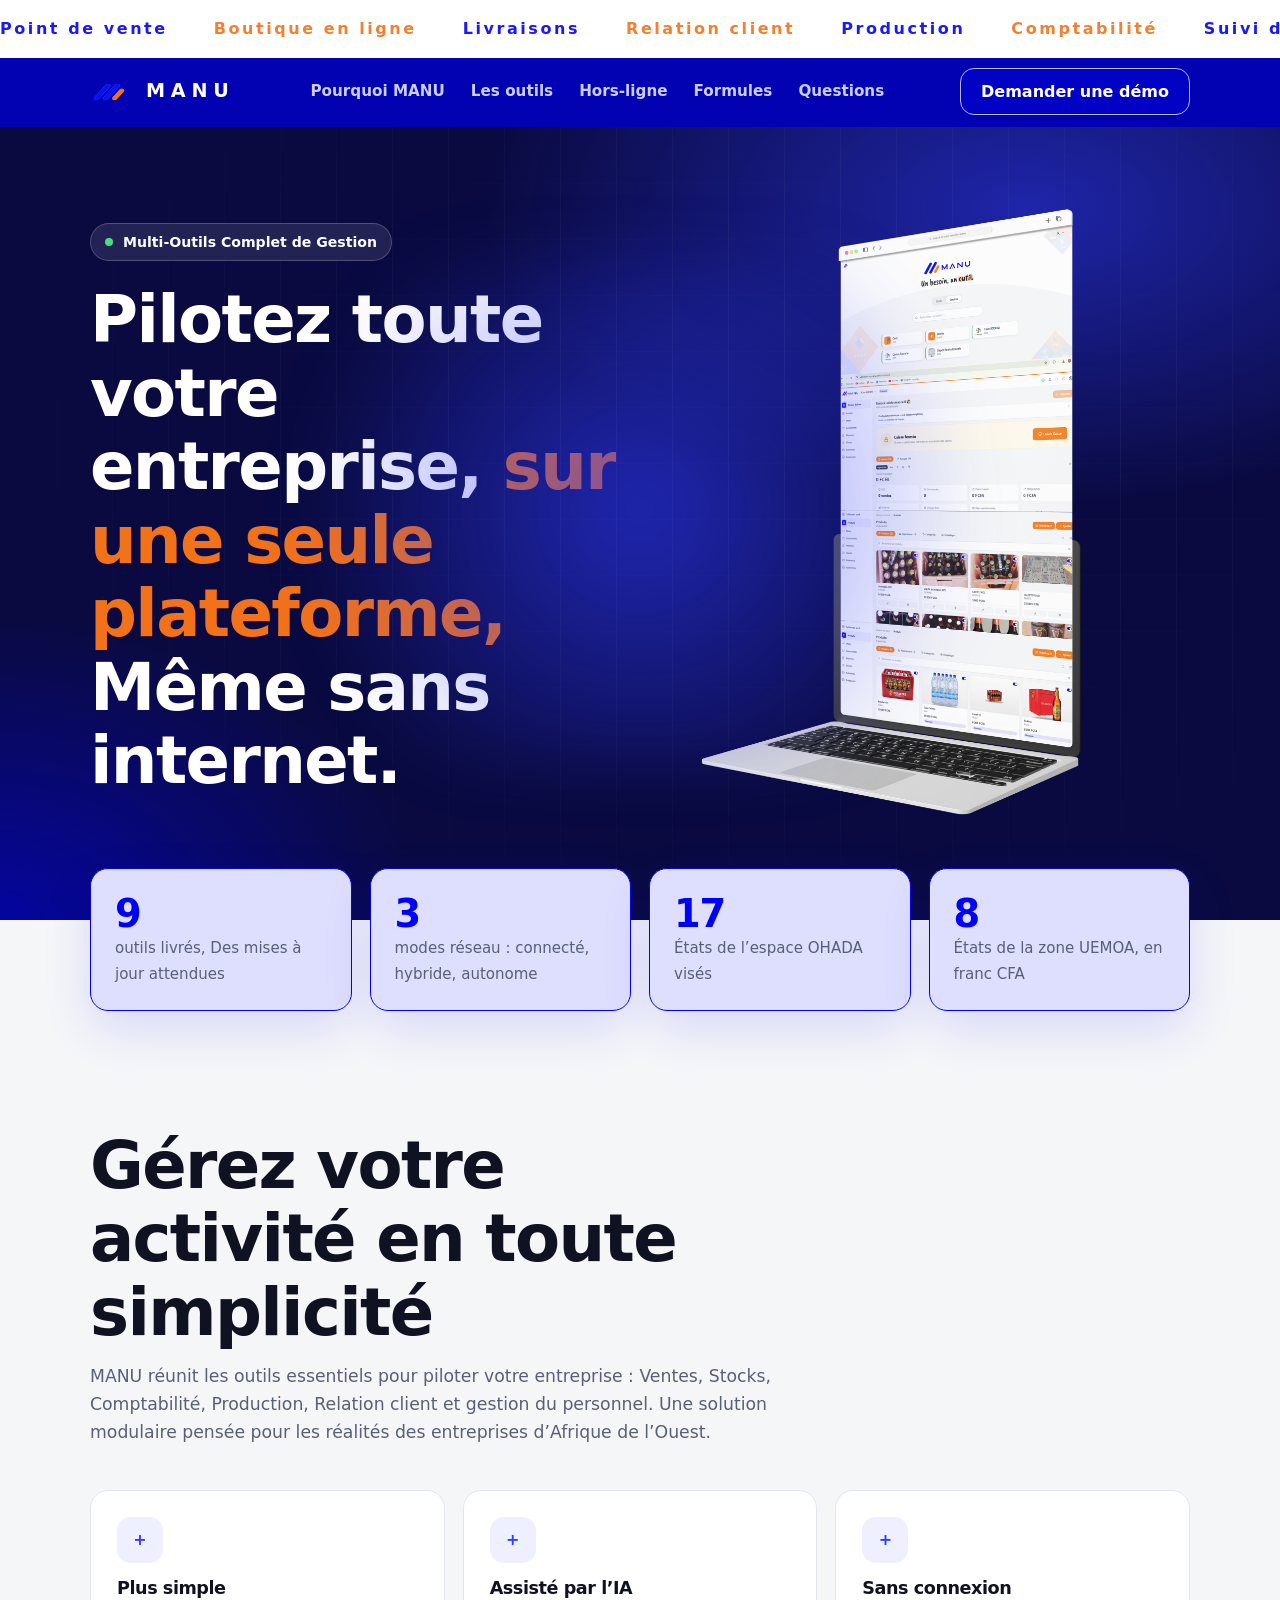
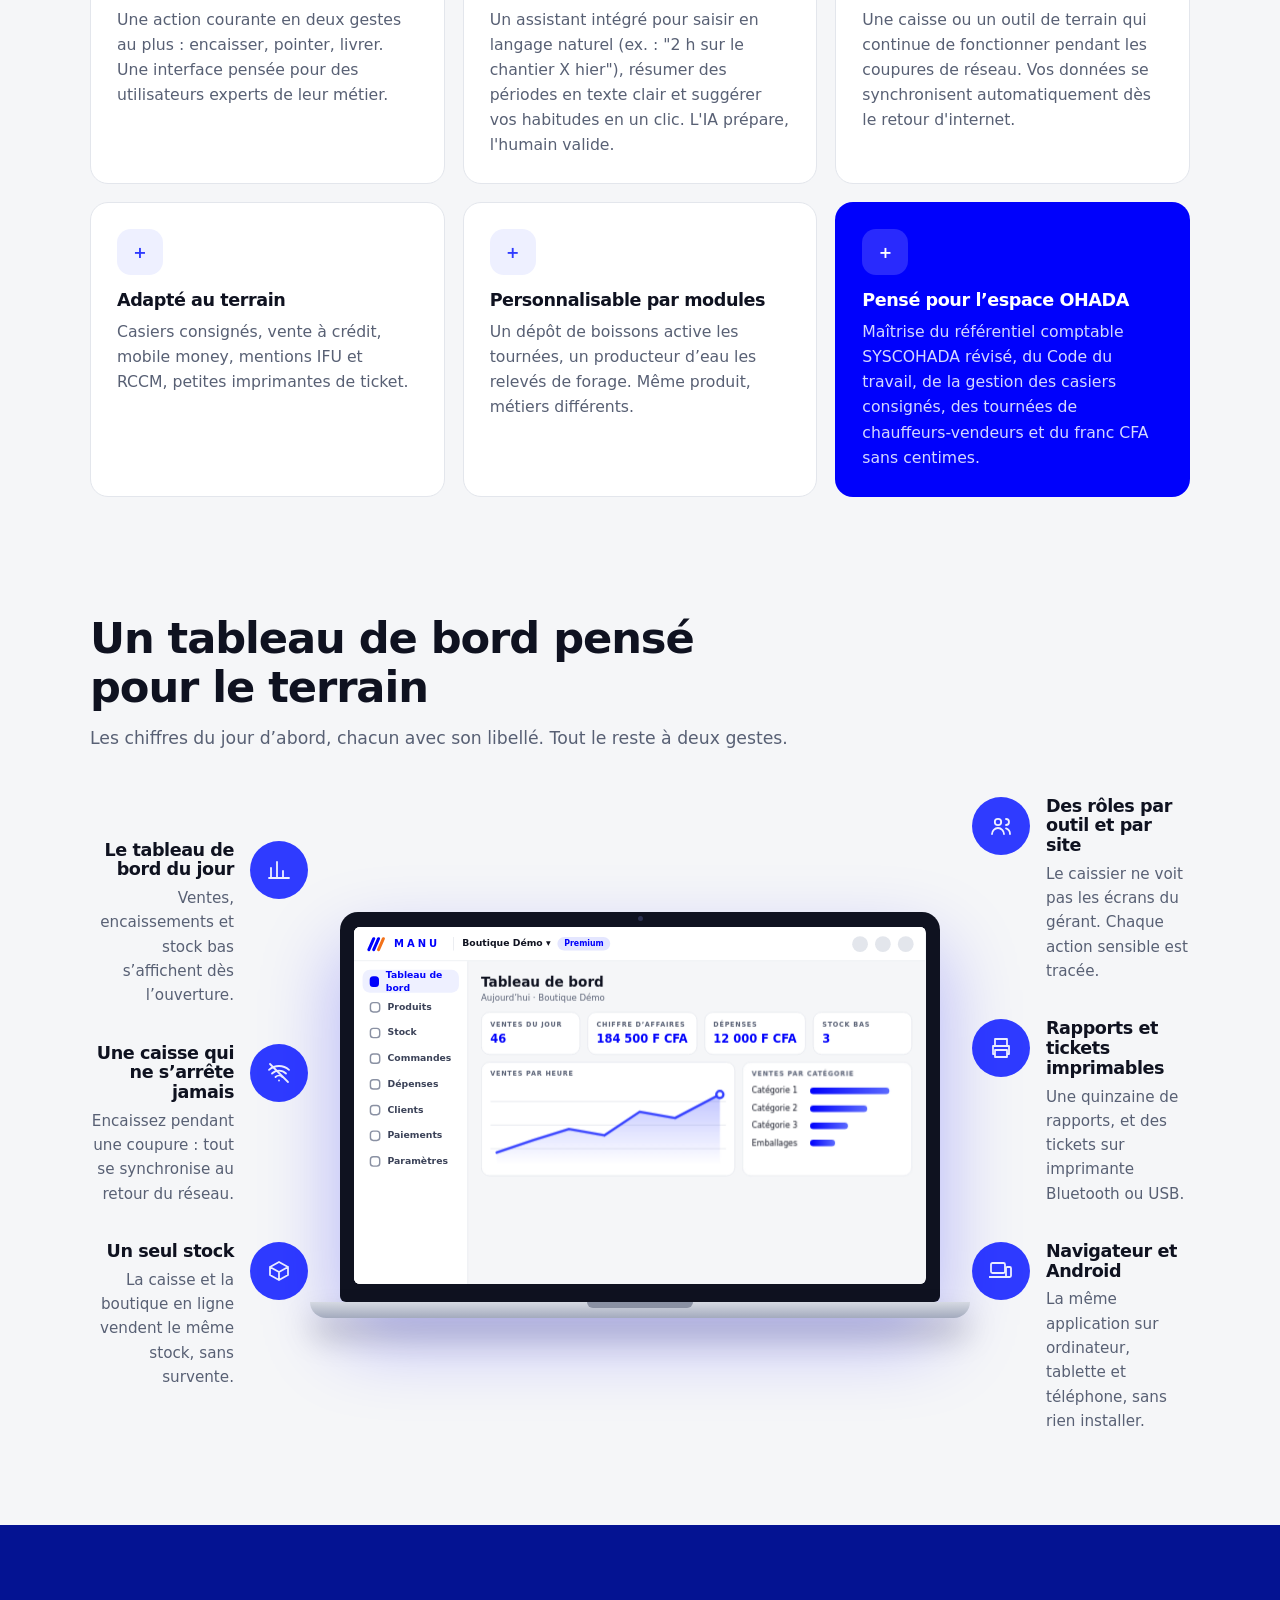
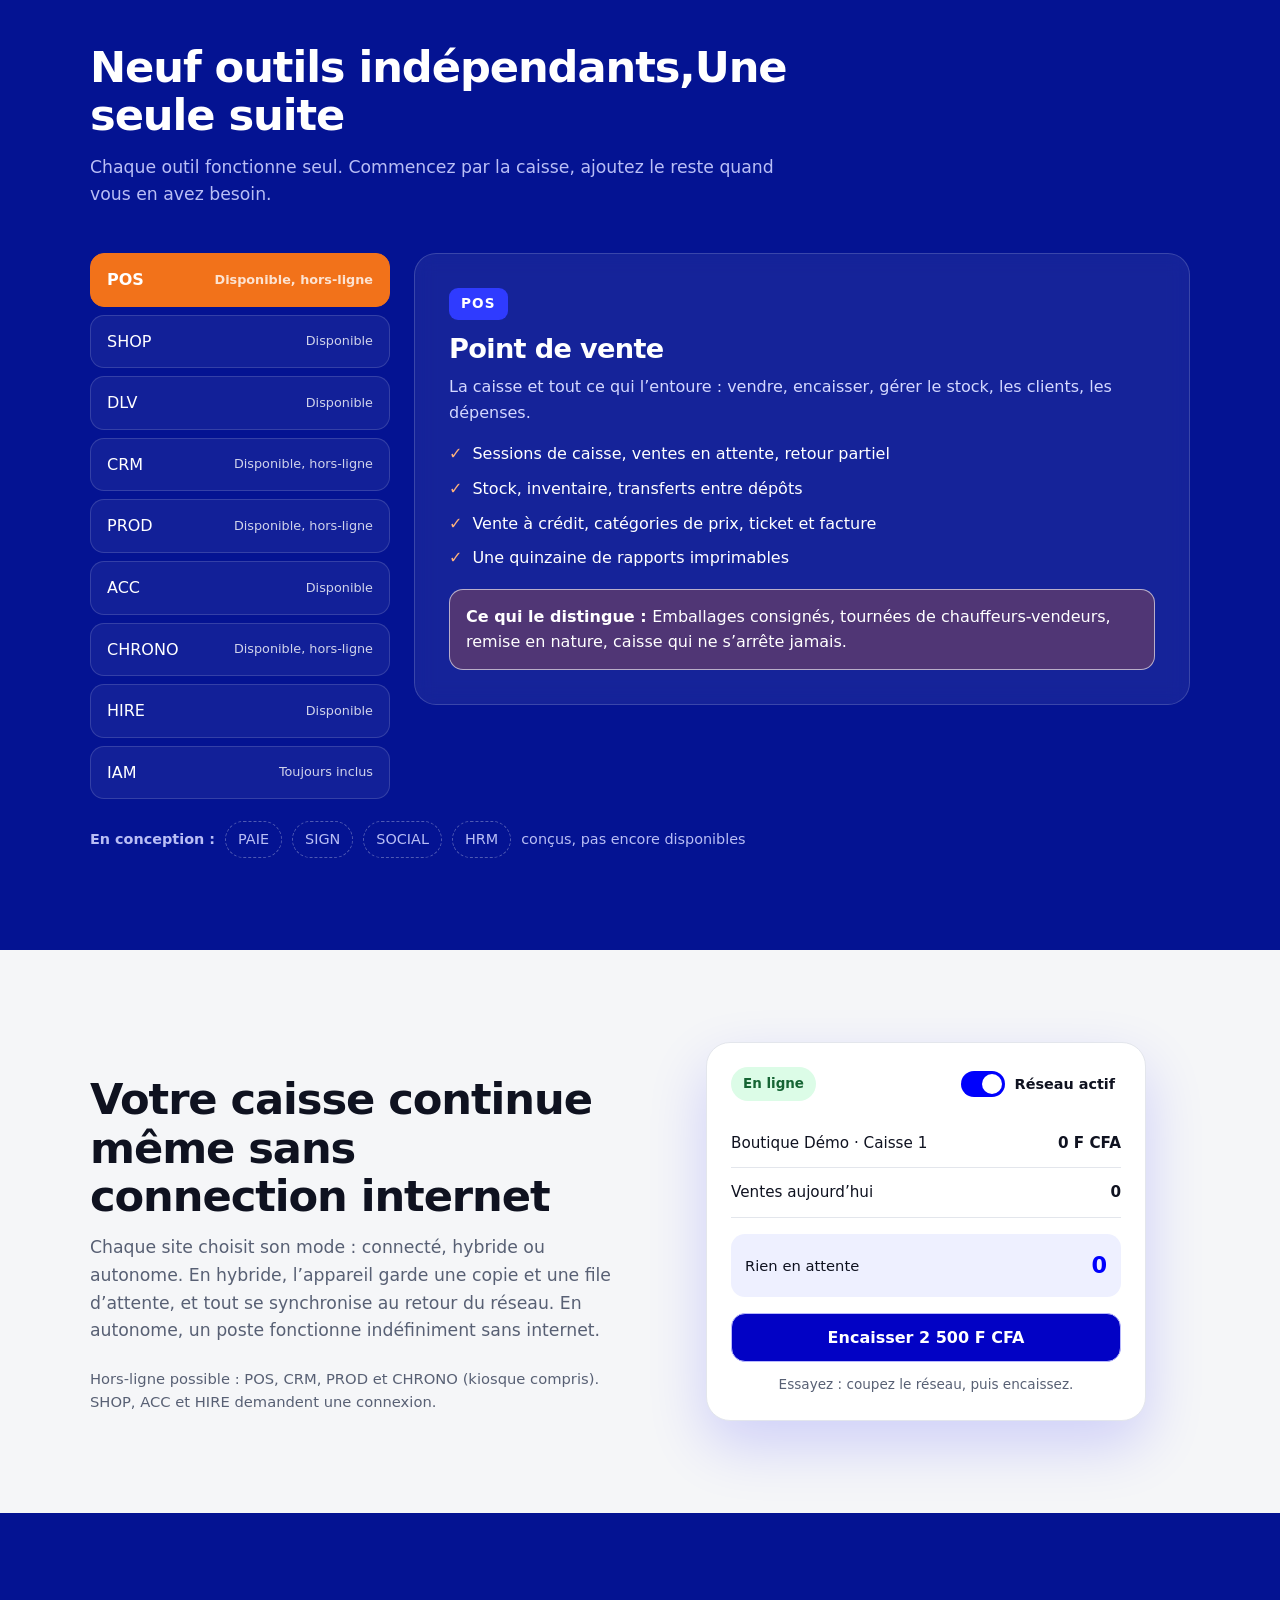
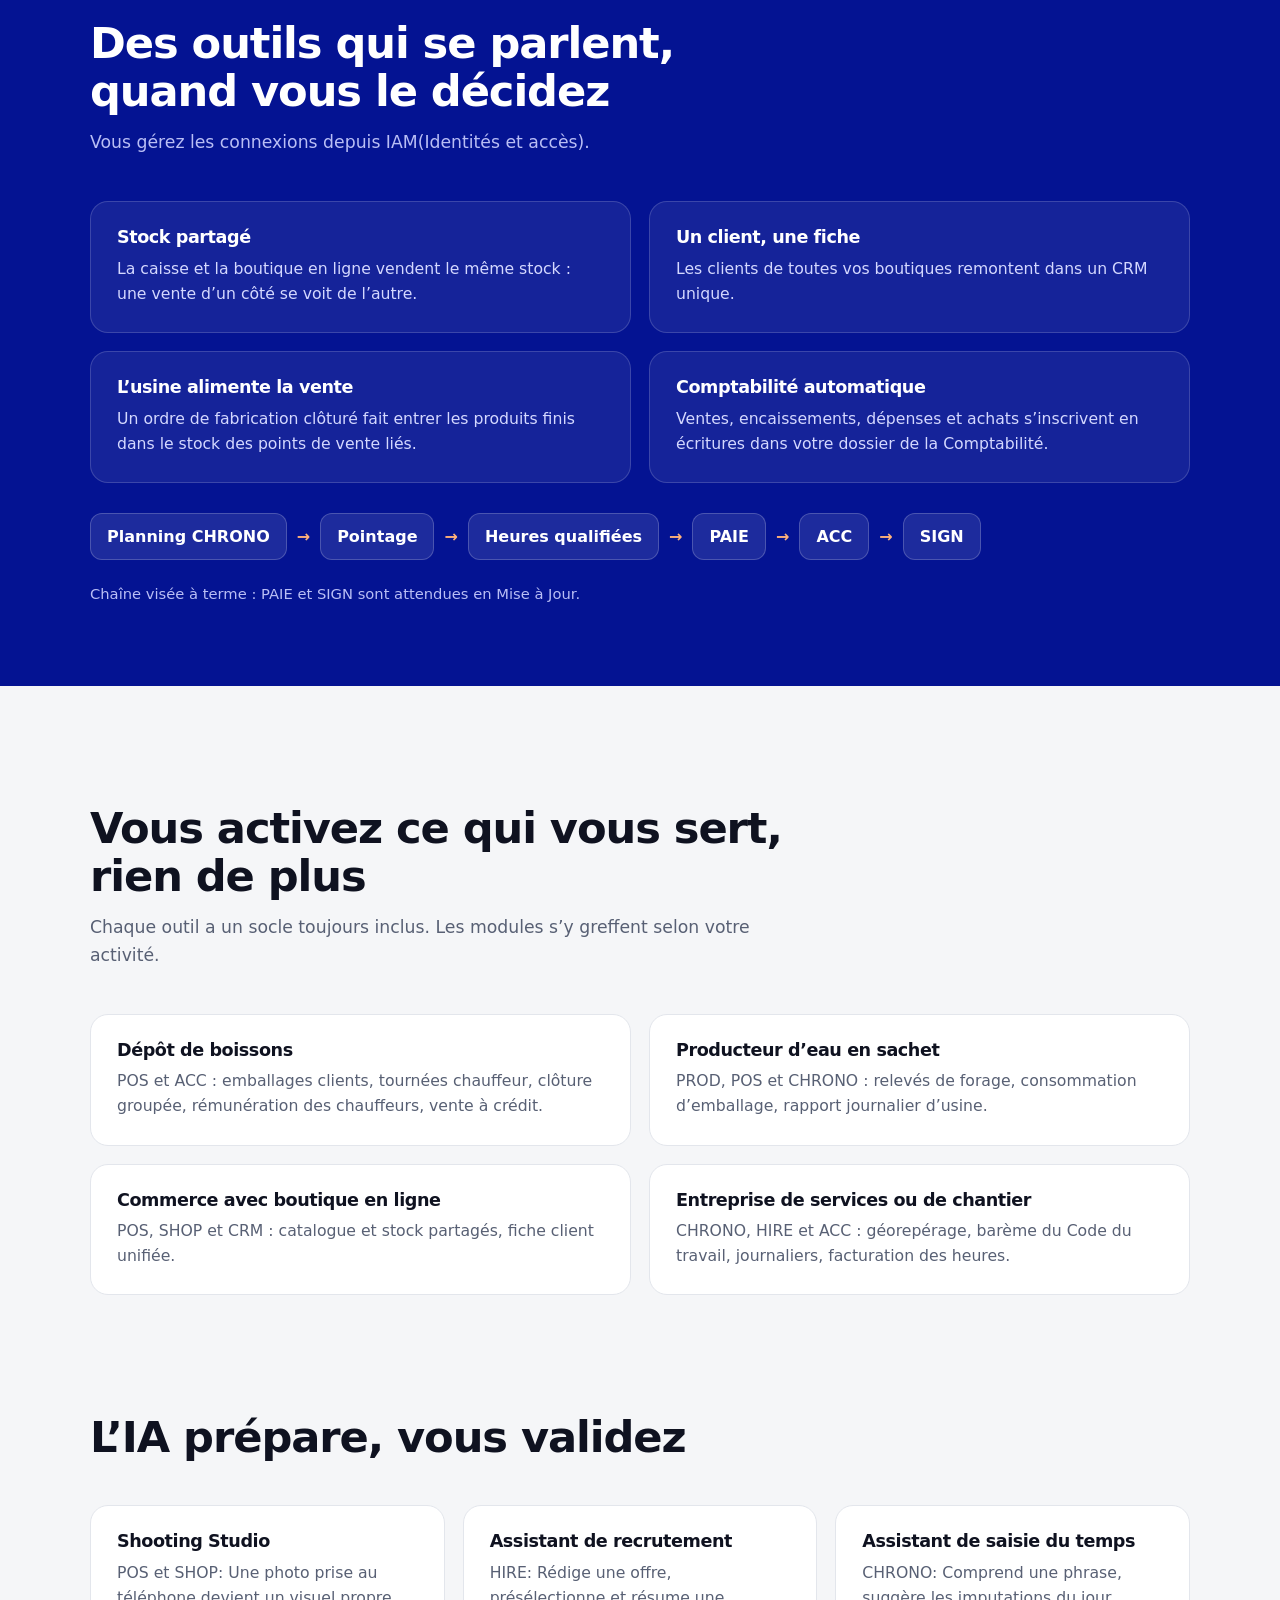
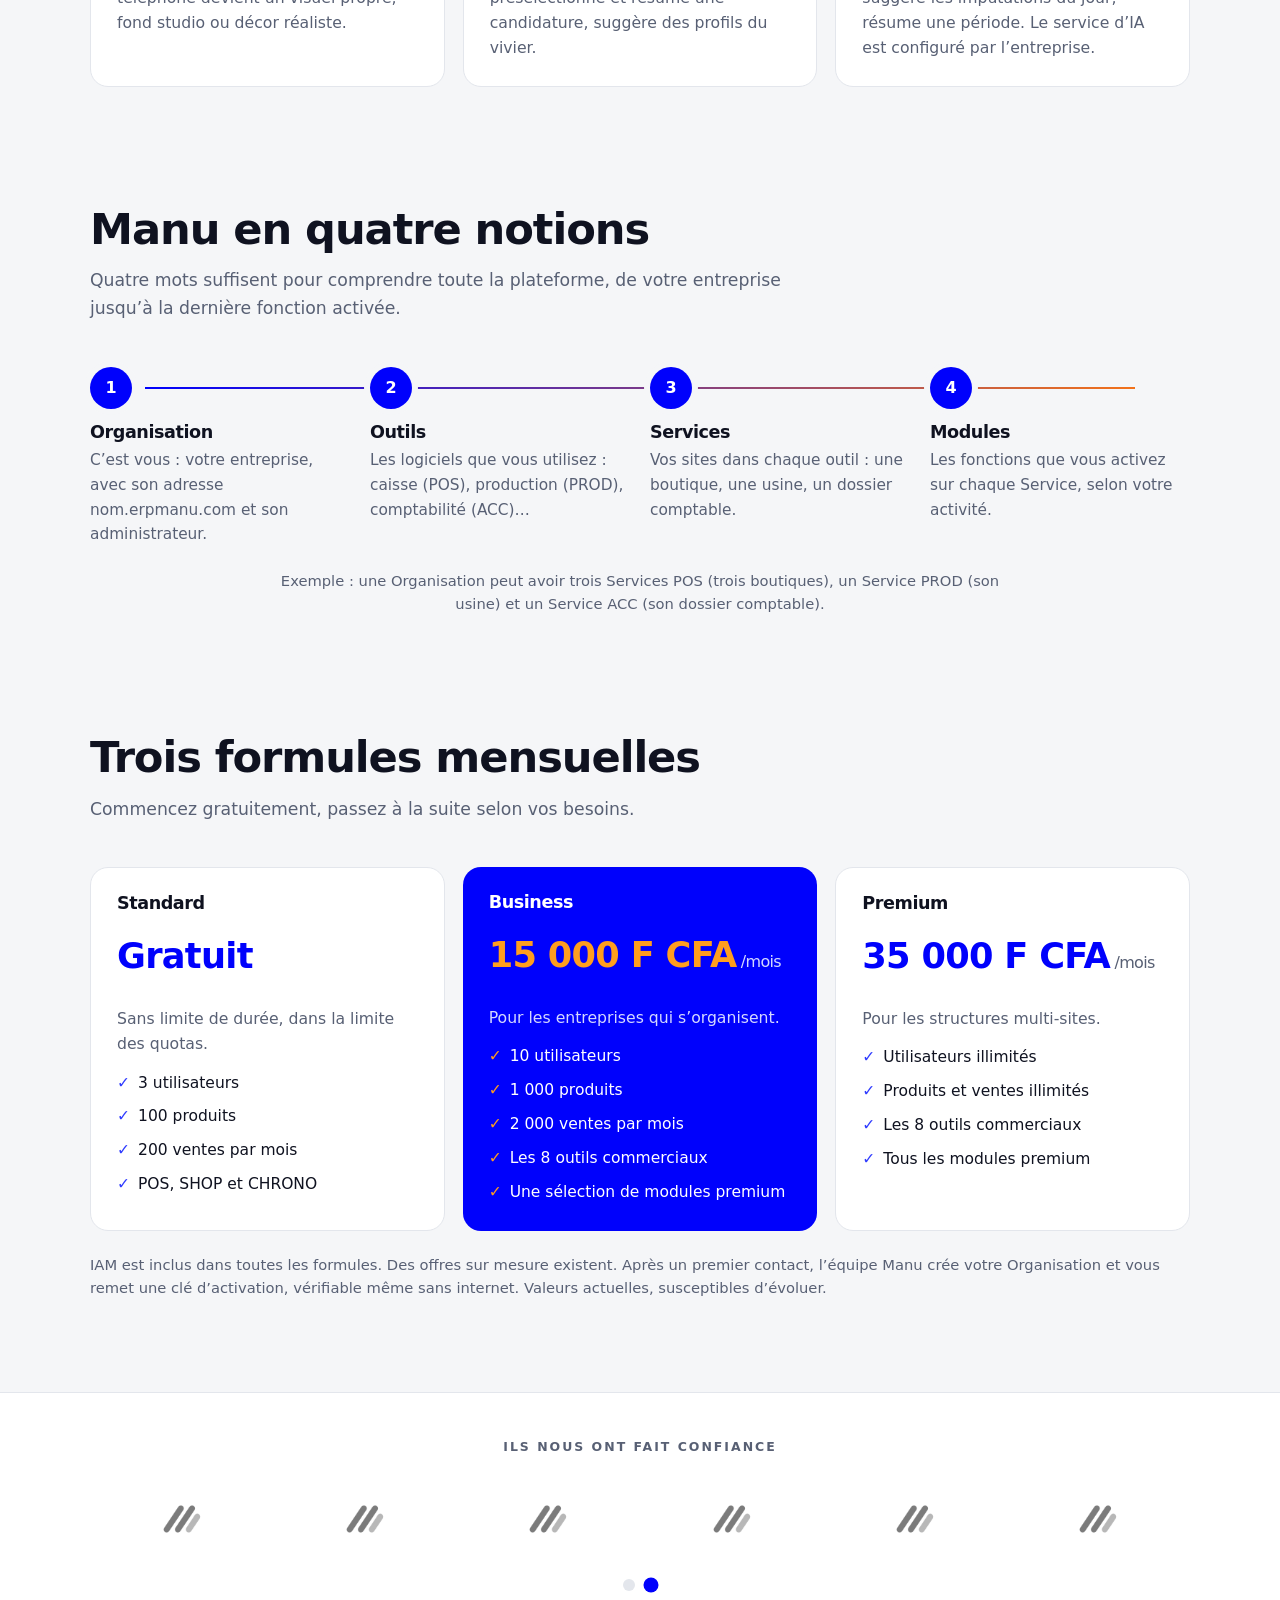
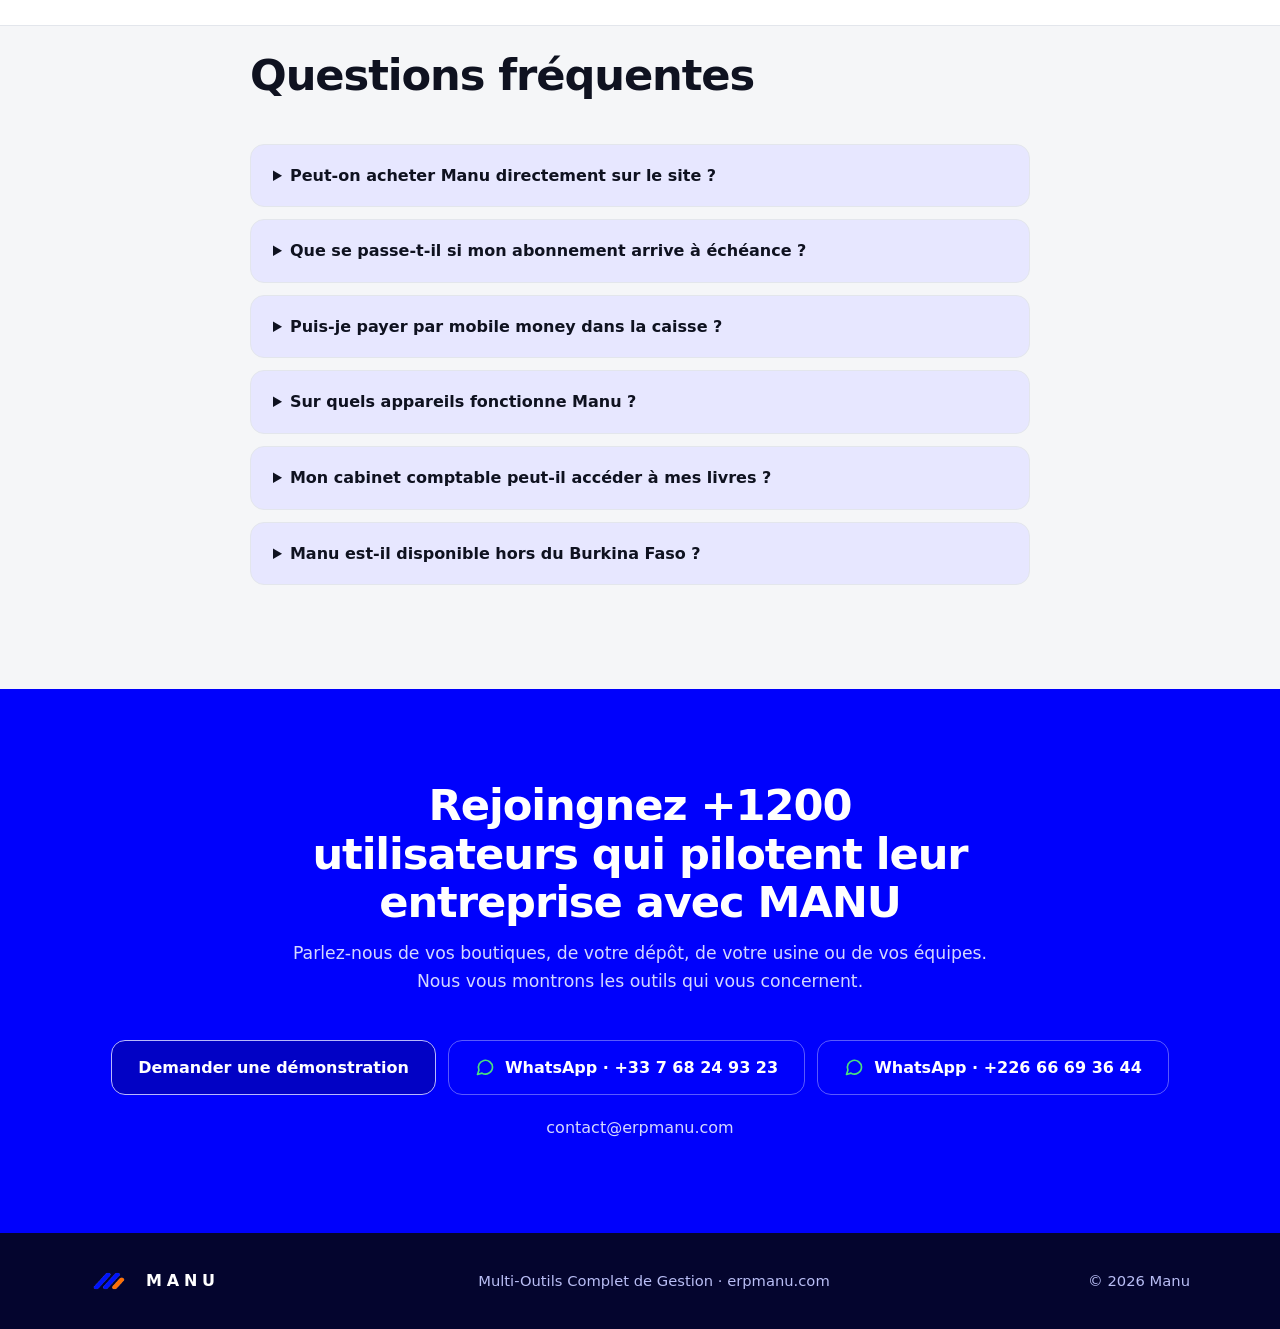
<file: MANU2/index.html>
<!DOCTYPE html>
<html lang="fr">

<head>
    <meta charset="utf-8">
    <meta name="viewport" content="width=device-width, initial-scale=1, viewport-fit=cover">
    <title>Manu ERP</title>
    <meta name="description"
        content="Caisse, boutique en ligne, livraisons, CRM, production, comptabilité SYSCOHADA, suivi du temps et recrutement : une seule suite, qui fonctionne même sans internet.">
    <script>document.documentElement.classList.add("js")</script>
    <link rel="stylesheet" href="style.css">
    <link href="images/logo_icon_centered.png" rel="icon">
</head>

<dialog id="cf" aria-labelledby="cf-t">
    <div class="cf-h">
        <button type="button" class="cf-x" aria-label="Fermer">×</button>
        <h3 id="cf-t">Demander une démonstration</h3>
        <p>Dites-nous qui vous êtes, nous revenons vers vous.</p>
    </div>
    <form id="cform" class="cform">
        <label>Nom complet *<input name="nom" required autocomplete="name"></label>
        <label>Entreprise *<input name="entreprise" required autocomplete="organization"></label>
        <label>Téléphone / WhatsApp *<input name="tel" type="tel" required autocomplete="tel"></label>
        <label>E-mail<input name="email" type="email" autocomplete="email"></label>
        <label class="full">Votre activité
            <select name="secteur">
                <option>Commerce de détail ou de gros</option>
                <option>Dépôt ou distribution de boissons</option>
                <option>Unité de production</option>
                <option>Restaurant ou services</option>
                <option>PME avec équipes à pointer et à payer</option>
                <option>Cabinet comptable</option>
                <option>Autre</option>
            </select>
        </label>
        <fieldset class="full">
            <legend>Outils qui vous intéressent</legend>
            <div class="tools">
                <label><input type="checkbox" name="outils" value="POS"><span>POS</span></label>
                <label><input type="checkbox" name="outils" value="SHOP"><span>SHOP</span></label>
                <label><input type="checkbox" name="outils" value="DLV"><span>DLV</span></label>
                <label><input type="checkbox" name="outils" value="CRM"><span>CRM</span></label>
                <label><input type="checkbox" name="outils" value="PROD"><span>PROD</span></label>
                <label><input type="checkbox" name="outils" value="ACC"><span>ACC</span></label>
                <label><input type="checkbox" name="outils" value="CHRONO"><span>CHRONO</span></label>
                <label><input type="checkbox" name="outils" value="HIRE"><span>HIRE</span></label>
            </div>
        </fieldset>
        <label class="full">Message<textarea name="message" rows="3"
                placeholder="Nombre de boutiques, d’employés, besoins particuliers…"></textarea></label>
        <div class="full cf-act">
            <button type="submit" class="btn">Envoyer par e-mail</button>
            <button type="button" class="btn out" id="cwa">Envoyer par WhatsApp</button>
        </div>
    </form>
    <div id="cok" class="cok" hidden>
        <h3>Merci, votre demande est prête.</h3>
        <p>Si votre application e-mail ou WhatsApp ne s’est pas ouverte, écrivez-nous à contact@erpmanu.com ou utilisez
            les boutons WhatsApp de la page.</p>
        <button type="button" class="btn" onclick="document.getElementById('cf').close()">Fermer</button>
    </div>
</dialog>

<body>
    <header id="hd">
        <div class="marq" aria-hidden="true">
            <div>
                <span>Point de vente</span><span>Boutique en ligne</span><span>Livraisons</span><span>Relation
                    client</span><span>Production</span><span>Comptabilité</span><span>Suivi du
                    temps</span><span>Recrutement</span><span>Identités et
                    accès</span><span>Comptabilité</span><span>Production</span><span>Suivi du
                    temps</span><span>Recrutement</span><span>Relation client</span><span>Boutique en
                    ligne</span><span>Comptabilité</span><span>Livraisons</span>
            </div>
        </div>
        <div class="w nav">
            <a class="logo" href="#" aria-label="Manu, accueil">
                <img src="images/logo_icon_centered.png" alt="Logo MANU" width="38" height="28"
                    style="vertical-align: middle; margin-right: 8px;">
                <span>MANU</span>
            </a>
            <nav aria-label="Navigation principale"><a href="#pourquoi">Pourquoi MANU</a><a href="#outils">Les
                    outils</a><a href="#hors-ligne">Hors-ligne</a><a href="#formules">Formules</a><a
                    href="#faq">Questions</a></nav>
            <a class="btn" href="#contact" style="padding:10px 20px">Demander une démo</a>
        </div>
    </header>

    <main id="top">
        <section class="hero">

            <div class="w hero-g">
                <div>
                    <div class="pill in"><i class="dot"></i>Multi-Outils Complet de Gestion</div>
                    <h1 class="in" style="animation-delay:.1s">Pilotez toute votre entreprise,
                        <span>sur une seule plateforme,</span><br>Même sans internet.
                    </h1>

                </div>
                <div class="hero-visual">
                    <div class="glow"></div>
                    <img class="hero-img" src="images/manu-dashboard.png"
                        alt="Les outils de la suite Manu : POS, SHOP, DLV, CRM, PROD, ACC, IAM, HRM">
                </div>
            </div>
        </section>

        <div class="w">
            <div class="stats">
                <div class="stat rv"><b data-n="9"></b><span>outils livrés, Des mises à jour attendues</span></div>
                <div class="stat rv"><b data-n="3"></b><span>modes réseau : connecté, hybride, autonome</span></div>
                <div class="stat rv"><b data-n="17"></b><span>États de l’espace OHADA visés</span></div>
                <div class="stat rv"><b data-n="8"></b><span>États de la zone UEMOA, en franc CFA</span></div>
            </div>
        </div>

        <section id="pourquoi">
            <div class="w">
                <div class="head rv"><span class="kick"></span>
                    <h1>
                        Gérez votre activité en toute simplicité
                    </h1>
                    <p class="mute">MANU réunit les outils essentiels pour piloter votre entreprise : Ventes, Stocks,
                        Comptabilité, Production, Relation
                        client et gestion du personnel. Une solution modulaire pensée pour les réalités des entreprises
                        d’Afrique de l’Ouest.</p>
                </div>
                <div class="grid g3">
                    <div class="card rv">
                        <div class="ic">+</div>
                        <h3>Plus simple</h3>
                        <p>Une action courante en deux gestes au plus
                            : encaisser, pointer, livrer. Une interface pensée pour des utilisateurs experts de leur
                            métier.</p>
                    </div>
                    <div class="card rv">
                        <div class="ic">+</div>
                        <h3>Assisté par l’IA</h3>
                        <p>Un assistant intégré pour saisir en langage naturel (ex. : "2 h sur le chantier X hier"),
                            résumer des périodes en texte clair et suggérer vos habitudes en un clic. L'IA prépare,
                            l'humain valide.</p>
                    </div>
                    <div class="card rv">
                        <div class="ic">+</div>
                        <h3>Sans connexion</h3>
                        <p>Une caisse ou un outil de terrain qui continue de fonctionner pendant les coupures de réseau.
                            Vos données se synchronisent automatiquement dès le retour d'internet.</p>
                    </div>
                    <div class="card rv">
                        <div class="ic">+</div>
                        <h3>Adapté au terrain</h3>
                        <p>Casiers consignés, vente à crédit, mobile money, mentions IFU et RCCM, petites imprimantes de
                            ticket.</p>
                    </div>
                    <div class="card rv">
                        <div class="ic">+</div>
                        <h3>Personnalisable par modules</h3>
                        <p>Un dépôt de boissons active les tournées, un producteur d’eau les relevés de forage. Même
                            produit, métiers différents.</p>
                    </div>
                    <div class="card hl rv">
                        <div class="ic">+</div>
                        <h3>Pensé pour l’espace OHADA</h3>
                        <p>Maîtrise du référentiel comptable SYSCOHADA révisé, du Code du travail,
                            de la gestion des casiers consignés, des tournées de chauffeurs-vendeurs et du franc CFA
                            sans centimes.</p>
                    </div>
                </div>
            </div>
        </section>
        <section id="apercu" style="padding-top:0">
            <div class="w">
                <div class="head rv"><span class="kick"></span>
                    <h2>Un tableau de bord pensé pour le terrain</h2>
                    <p class="mute">Les chiffres du jour d’abord, chacun avec son libellé. Tout le reste à deux gestes.
                    </p>
                </div>
                <div class="dv">

                    <div class="dv-col dv-l">
                        <div class="dv-f rv"><span class="dv-ic"><svg viewBox="0 0 24 24">
                                    <path d="M4 20V10M10 20V4M16 20v-7M22 20H2" />
                                </svg></span>
                            <div>
                                <h3>Le tableau de bord du jour</h3>
                                <p>Ventes, encaissements et stock bas s’affichent dès l’ouverture.</p>
                            </div>
                        </div>
                        <div class="dv-f rv"><span class="dv-ic"><svg viewBox="0 0 24 24">
                                    <path
                                        d="M2 8.8a15 15 0 0 1 20 0M5 12.5a10 10 0 0 1 14 0M8.5 16a5 5 0 0 1 7 0M12 19.5h.01" />
                                    <path d="M3 3l18 18" />
                                </svg></span>
                            <div>
                                <h3>Une caisse qui ne s’arrête jamais</h3>
                                <p>Encaissez pendant une coupure : tout se synchronise au retour du réseau.</p>
                            </div>
                        </div>
                        <div class="dv-f rv"><span class="dv-ic"><svg viewBox="0 0 24 24">
                                    <path d="M21 8l-9-5-9 5 9 5 9-5zM3 8v8l9 5 9-5V8M12 13v8" />
                                </svg></span>
                            <div>
                                <h3>Un seul stock</h3>
                                <p>La caisse et la boutique en ligne vendent le même stock, sans survente.</p>
                            </div>
                        </div>
                    </div>

                    <div class="lap rv" aria-label="Aperçu animé du tableau de bord Manu (données fictives)">
                        <div class="lap-s">
                            <div class="lap-v">
                                <div class="dv-app" id="dvApp" aria-hidden="true">
                                    <div class="dv-top">
                                        <svg width="30" height="22" viewBox="0 0 34 26">
                                            <g stroke-linecap="round" stroke-width="5">
                                                <path d="M5 22 13 4" stroke="#0001FC" />
                                                <path d="M13 22 21 4" stroke="#0001FC" />
                                                <path d="M21 22 29 4" stroke="#F2721A" />
                                            </g>
                                        </svg>
                                        <b class="dv-lg">MANU</b><span class="dv-org">Boutique Démo ▾</span><span
                                            class="dv-prem">Premium</span><span class="dv-sp"></span><i
                                            class="dv-c"></i><i class="dv-c"></i><i class="dv-c"></i>
                                    </div>
                                    <div class="dv-body">
                                        <div class="dv-side">
                                            <div class="dv-n on"><i></i>Tableau de bord</div>
                                            <div class="dv-n"><i></i>Produits</div>
                                            <div class="dv-n"><i></i>Stock</div>
                                            <div class="dv-n"><i></i>Commandes</div>
                                            <div class="dv-n"><i></i>Dépenses</div>
                                            <div class="dv-n"><i></i>Clients</div>
                                            <div class="dv-n"><i></i>Paiements</div>
                                            <div class="dv-n"><i></i>Paramètres</div>
                                        </div>
                                        <div class="dv-main">

                                            <div class="dv-v on">
                                                <div class="dv-h">Tableau de bord</div>
                                                <div class="dv-sub">Aujourd’hui · Boutique Démo</div>
                                                <div class="dv-k">
                                                    <div><small>Ventes du jour</small><b data-v="46">46</b></div>
                                                    <div><small>Chiffre d’affaires</small><b data-v="184500"
                                                            data-s=" F CFA">184 500 F CFA</b></div>
                                                    <div><small>Dépenses</small><b data-v="12000" data-s=" F CFA">12 000
                                                            F CFA</b></div>
                                                    <div><small>Stock bas</small><b data-v="3">3</b></div>
                                                </div>
                                                <div class="dv-g">
                                                    <div class="dv-card"><small>Ventes par heure</small>
                                                        <svg viewBox="0 0 300 110">
                                                            <defs>
                                                                <linearGradient id="dvg" x1="0" y1="0" x2="0" y2="1">
                                                                    <stop offset="0" stop-color="#2F3BFF"
                                                                        stop-opacity=".3" />
                                                                    <stop offset="1" stop-color="#2F3BFF"
                                                                        stop-opacity="0" />
                                                                </linearGradient>
                                                            </defs>
                                                            <path d="M0 25H300M0 55H300M0 85H300" stroke="#E3E6EC" />
                                                            <path class="dv-ar"
                                                                d="M8 90L55 74L100 60L145 68L190 38L235 46L292 16V105H8Z"
                                                                fill="url(#dvg)" />
                                                            <path class="dv-ln" pathLength="1"
                                                                d="M8 90L55 74L100 60L145 68L190 38L235 46L292 16" />
                                                            <circle class="dv-pt" cx="292" cy="16" r="4.5" />
                                                        </svg>
                                                    </div>
                                                    <div class="dv-card"><small>Ventes par catégorie</small>
                                                        <div class="dv-br"><span>Catégorie 1</span><i
                                                                style="--w:86%"></i></div>
                                                        <div class="dv-br"><span>Catégorie 2</span><i
                                                                style="--w:62%"></i></div>
                                                        <div class="dv-br"><span>Catégorie 3</span><i
                                                                style="--w:41%"></i></div>
                                                        <div class="dv-br"><span>Emballages</span><i
                                                                style="--w:27%"></i></div>
                                                    </div>
                                                </div>
                                            </div>

                                            <div class="dv-v">
                                                <div class="dv-ph">
                                                    <div>
                                                        <div class="dv-h">Produits</div>
                                                        <div class="dv-sub">8 produit(s)</div>
                                                    </div>
                                                    <div><span class="dv-o">Shooting IA</span> <span class="dv-o">+
                                                            Ajouter</span></div>
                                                </div>
                                                <div class="dv-tb"><span class="on">Produits
                                                        <em>8</em></span><span>Fournisseurs</span><span>Catégories</span><span>Emballages</span>
                                                </div>
                                                <div class="dv-pg">
                                                    <div class="pc">
                                                        <div class="pi a"><u></u></div><b>PRODUIT DÉMO
                                                            A</b><small>CATÉGORIE 1</small><span>12 500 F CFA</span>
                                                    </div>
                                                    <div class="pc">
                                                        <div class="pi b"><u></u></div><b>PRODUIT DÉMO
                                                            B</b><small>CATÉGORIE 2</small><span>9 800 F CFA</span>
                                                    </div>
                                                    <div class="pc">
                                                        <div class="pi c"><u></u></div><b>PRODUIT DÉMO
                                                            C</b><small>CATÉGORIE 1</small><span>5 000 F CFA</span>
                                                    </div>
                                                    <div class="pc">
                                                        <div class="pi d"><u></u></div><b>EMBALLAGE
                                                            DÉMO</b><small>EMBALLAGE</small><span>20 000 F CFA</span>
                                                    </div>
                                                </div>
                                            </div>

                                        </div>
                                    </div>
                                    <svg class="dv-cur" id="dvCur" width="22" height="22" viewBox="0 0 24 24">
                                        <path d="M5 3l14 8-6 2 4 7-3 1-4-7-5 4z" fill="#0F1220" stroke="#fff"
                                            stroke-width="1.5" stroke-linejoin="round" />
                                    </svg>
                                </div>
                            </div>
                        </div>
                        <div class="lap-b"></div>
                    </div>

                    <div class="dv-col dv-r">
                        <div class="dv-f rv"><span class="dv-ic"><svg viewBox="0 0 24 24">
                                    <circle cx="9" cy="8" r="3.2" />
                                    <path
                                        d="M3 20c0-3.3 2.7-6 6-6s6 2.7 6 6M17 11a3 3 0 1 0 0-6M21 20c0-2.6-1.6-4.8-4-5.6" />
                                </svg></span>
                            <div>
                                <h3>Des rôles par outil et par site</h3>
                                <p>Le caissier ne voit pas les écrans du gérant. Chaque action sensible est tracée.</p>
                            </div>
                        </div>
                        <div class="dv-f rv"><span class="dv-ic"><svg viewBox="0 0 24 24">
                                    <path d="M6 9V3h12v6M6 18H4v-8h16v8h-2M6 14h12v7H6z" />
                                </svg></span>
                            <div>
                                <h3>Rapports et tickets imprimables</h3>
                                <p>Une quinzaine de rapports, et des tickets sur imprimante Bluetooth ou USB.</p>
                            </div>
                        </div>
                        <div class="dv-f rv"><span class="dv-ic"><svg viewBox="0 0 24 24">
                                    <rect x="2" y="4" width="14" height="10" rx="1.5" />
                                    <path d="M0 18h18" />
                                    <rect x="17" y="8" width="5" height="10" rx="1.2" />
                                </svg></span>
                            <div>
                                <h3>Navigateur et Android</h3>
                                <p>La même application sur ordinateur, tablette et téléphone, sans rien installer.</p>
                            </div>
                        </div>
                    </div>

                </div>
            </div>
        </section>
        <section class="blue" id="outils">
            <div class="w">
                <div class="head rv"><span class="kick"></span>
                    <h2>Neuf outils indépendants,Une seule suite</h2>
                    <p class="mute">Chaque outil fonctionne seul. Commencez par la caisse, ajoutez le reste quand vous
                        en avez besoin.</p>
                </div>
                <div class="tabs rv">
                    <div class="tl" role="tablist" aria-label="Outils Manu" id="tl"></div>
                    <div class="panel" id="panel" role="tabpanel"></div>
                </div>
                <div class="soon rv"><b>En conception
                        :</b><span>PAIE</span><span>SIGN</span><span>SOCIAL</span><span>HRM</span><em
                        style="font-style:normal">conçus, pas encore disponibles</em></div>
            </div>
        </section>

        <section id="hors-ligne">
            <div class="w demo">
                <div class="rv"><span class="kick"></span>
                    <h2>Votre caisse continue même sans connection internet</h2>
                    <p class="mute" style="margin-top:14px;font-size:1.08rem">Chaque site choisit son mode : connecté,
                        hybride ou autonome. En hybride, l’appareil garde une copie et une file d’attente, et tout se
                        synchronise au retour du réseau. En autonome, un poste fonctionne indéfiniment sans internet.
                    </p>
                    <p class="mute note">Hors-ligne possible : POS, CRM, PROD et CHRONO (kiosque compris). SHOP, ACC et
                        HIRE demandent une connexion.</p>
                </div>
                <div class="pos rv" id="pos">
                    <div class="top"><span class="state" id="st">En ligne</span><button class="sw" id="sw"
                            aria-pressed="true"><i></i><span id="swt">Réseau actif</span></button></div>
                    <div class="row"><span>Boutique Démo · Caisse 1</span><b id="tot">0 F CFA</b></div>
                    <div class="row"><span>Ventes aujourd’hui</span><b id="cnt">0</b></div>
                    <div class="q"><span id="qt">Rien en attente</span><b id="qn">0</b></div>
                    <button class="btn" id="sell">Encaisser 2 500 F CFA</button>
                    <p class="mute" style="font-size:.85rem;margin-top:12px;text-align:center">Essayez : coupez le
                        réseau, puis encaissez.</p>
                </div>
            </div>
        </section>

        <section class="blue" id="connexions" style="padding:80px 0">
            <div class="w">
                <div class="head rv"><span class="kick"></span>
                    <h2>Des outils qui se parlent, quand vous le décidez</h2>
                    <p class="mute">
                        Vous gérez les connexions depuis IAM(Identités et accès).</p>
                </div>
                <div class="grid g2">
                    <div class="card rv"
                        style="background:rgba(255,255,255,.07);border-color:rgba(255,255,255,.16);color:#fff">
                        <h3>Stock partagé</h3>
                        <p style="color:#D4D8FF">La caisse et la boutique en ligne vendent le même stock : une vente
                            d’un côté se voit de l’autre.</p>
                    </div>
                    <div class="card rv"
                        style="background:rgba(255,255,255,.07);border-color:rgba(255,255,255,.16);color:#fff">
                        <h3>Un client, une fiche</h3>
                        <p style="color:#D4D8FF">Les clients de toutes vos boutiques remontent dans un CRM unique.</p>
                    </div>
                    <div class="card rv"
                        style="background:rgba(255,255,255,.07);border-color:rgba(255,255,255,.16);color:#fff">
                        <h3>L’usine alimente la vente</h3>
                        <p style="color:#D4D8FF">Un ordre de fabrication clôturé fait entrer les produits finis dans le
                            stock des points de vente liés.</p>
                    </div>
                    <div class="card rv"
                        style="background:rgba(255,255,255,.07);border-color:rgba(255,255,255,.16);color:#fff">
                        <h3>Comptabilité automatique</h3>
                        <p style="color:#D4D8FF">Ventes, encaissements, dépenses et achats s’inscrivent en écritures
                            dans votre dossier de la Comptabilité.</p>
                    </div>
                </div>
                <div class="flow rv" aria-label="Chaîne visée"><span>Planning
                        CHRONO</span><em>→</em><span>Pointage</span><em>→</em><span>Heures
                        qualifiées</span><em>→</em><span>PAIE</span><em>→</em><span>ACC</span><em>→</em><span>SIGN</span>
                </div>
                <p class="mute note">Chaîne visée à terme : PAIE et SIGN sont attendues en Mise à Jour.</p>
            </div>
        </section>

        <section id="metiers">
            <div class="w">
                <div class="head rv"><span class="kick"></span>
                    <h2>Vous activez ce qui vous sert, rien de plus</h2>
                    <p class="mute">Chaque outil a un socle toujours inclus. Les modules s’y greffent selon votre
                        activité.</p>
                </div>
                <div class="grid g2">
                    <div class="card rv">
                        <h3>Dépôt de boissons</h3>
                        <p>POS et ACC : emballages clients, tournées chauffeur, clôture groupée, rémunération des
                            chauffeurs, vente à crédit.</p>
                    </div>
                    <div class="card rv">
                        <h3>Producteur d’eau en sachet</h3>
                        <p>PROD, POS et CHRONO : relevés de forage, consommation d’emballage, rapport journalier
                            d’usine.</p>
                    </div>
                    <div class="card rv">
                        <h3>Commerce avec boutique en ligne</h3>
                        <p>POS, SHOP et CRM : catalogue et stock partagés, fiche client unifiée.</p>
                    </div>
                    <div class="card rv">
                        <h3>Entreprise de services ou de chantier</h3>
                        <p>CHRONO, HIRE et ACC : géorepérage, barème du Code du travail, journaliers, facturation des
                            heures.</p>
                    </div>
                </div>
            </div>
        </section>

        <section style="padding-top:0">
            <div class="w">
                <div class="head rv"><span class="kick"></span>
                    <h2>L’IA prépare, vous validez</h2>
                </div>
                <div class="grid g3">
                    <div class="card rv">
                        <h3>Shooting Studio</h3>
                        <p>POS et SHOP: Une photo prise au téléphone devient un visuel propre, fond studio ou décor
                            réaliste.</p>
                    </div>
                    <div class="card rv">
                        <h3>Assistant de recrutement</h3>
                        <p>HIRE: Rédige une offre, présélectionne et résume une candidature, suggère des profils du
                            vivier.</p>
                    </div>
                    <div class="card rv">
                        <h3>Assistant de saisie du temps</h3>
                        <p>CHRONO: Comprend une phrase, suggère les imputations du jour, résume une période. Le service
                            d’IA est configuré par l’entreprise.</p>
                    </div>
                </div>
            </div>
        </section>

        <section id="notions" style="padding-top:0">
            <div class="w">
                <div class="head rv"><span class="kick"></span>
                    <h2>Manu en quatre notions</h2>
                    <p class="mute">Quatre mots suffisent pour comprendre toute la plateforme, de votre entreprise
                        jusqu’à la dernière fonction activée.</p>
                </div>
                <div class="steps rv">
                    <div data-n="1">
                        <h3>Organisation</h3>
                        <p>C’est vous : votre entreprise, avec son adresse nom.erpmanu.com et son administrateur.</p>
                    </div>
                    <div data-n="2">
                        <h3>Outils</h3>
                        <p>Les logiciels que vous utilisez : caisse (POS), production (PROD), comptabilité (ACC)…</p>
                    </div>
                    <div data-n="3">
                        <h3>Services</h3>
                        <p>Vos sites dans chaque outil : une boutique, une usine, un dossier comptable.</p>
                    </div>
                    <div data-n="4">
                        <h3>Modules</h3>
                        <p>Les fonctions que vous activez sur chaque Service, selon votre activité.</p>
                    </div>
                </div>
                <p class="mute note" style="text-align:center;max-width:720px;margin-inline:auto">Exemple : une
                    Organisation peut avoir trois Services POS (trois boutiques), un Service PROD (son usine) et un
                    Service ACC (son dossier comptable).</p>
            </div>
        </section>
  

        <section id="formules" style="padding-top:0">
            <div class="w">
                <div class="head rv"><span class="kick"></span>
                    <h2>Trois formules mensuelles</h2>
                    <p class="mute">Commencez gratuitement, passez à la suite selon vos besoins.</p>
                </div>
                <div class="grid g3 price">
                    <div class="card rv">
                        <h3>Standard</h3>
                        <div class="big">Gratuit</div>
                        <p class="mute">Sans limite de durée, dans la limite des quotas.</p>
                        <ul>
                            <li>3 utilisateurs</li>
                            <li>100 produits</li>
                            <li>200 ventes par mois</li>
                            <li>POS, SHOP et CHRONO</li>
                        </ul>
                    </div>
                    <div class="card feat rv">
                        <h3>Business</h3>
                        <div class="big">15 000 F CFA<span class="mute" style="font-size:1rem;font-weight:500">
                                /mois</span></div>
                        <p class="mute">Pour les entreprises qui s’organisent.</p>
                        <ul>
                            <li>10 utilisateurs</li>
                            <li>1 000 produits</li>
                            <li>2 000 ventes par mois</li>
                            <li>Les 8 outils commerciaux</li>
                            <li>Une sélection de modules premium</li>
                        </ul>
                    </div>
                    <div class="card rv">
                        <h3>Premium</h3>
                        <div class="big">35 000 F CFA<span class="mute" style="font-size:1rem;font-weight:500">
                                /mois</span></div>
                        <p class="mute">Pour les structures multi-sites.</p>
                        <ul>
                            <li>Utilisateurs illimités</li>
                            <li>Produits et ventes illimités</li>
                            <li>Les 8 outils commerciaux</li>
                            <li>Tous les modules premium</li>
                        </ul>
                    </div>
                </div>
                <p class="mute note">IAM est inclus dans toutes les formules. Des offres sur mesure existent. Après un
                    premier contact, l’équipe Manu crée votre Organisation et vous remet une clé d’activation,
                    vérifiable même sans internet. Valeurs actuelles, susceptibles d’évoluer.</p>
            </div>
        </section>

        <section class="lgs" aria-roledescription="carrousel" aria-label="Les outils de la suite Manu">
            <div class="w">
                <p class="lgs-t">Ils nous ont fait confiance</p>
                <div class="lgs-v">
                    <div class="lgs-tr">
                        <div class="lgs-i"><img src="images/logo_icon_centered.png" alt="Nom du partenaire"
                                loading="lazy"></div>
                        <div class="lgs-i"><img src="images/logo_icon_centered.png" alt="Nom du partenaire"
                                loading="lazy"></div>
                        <div class="lgs-i"><img src="images/logo_icon_centered.png" alt="Nom du partenaire"
                                loading="lazy"></div>
                        <div class="lgs-i"><img src="images/logo_icon_centered.png" alt="Nom du partenaire"
                                loading="lazy"></div>
                        <div class="lgs-i"><img src="images/logo_icon_centered.png" alt="Nom du partenaire"
                                loading="lazy"></div>
                        <div class="lgs-i"><img src="images/logo_icon_centered.png" alt="Nom du partenaire"
                                loading="lazy"></div>
                        <div class="lgs-i"><img src="images/logo_icon_centered.png" alt="Nom du partenaire"
                                loading="lazy"></div>
                        <div class="lgs-i"><img src="images/logo_icon_centered.png" alt="Nom du partenaire"
                                loading="lazy"></div>
                        <div class="lgs-i"><img src="images/logo_icon_centered.png" alt="Nom du partenaire"
                                loading="lazy"></div>
                    </div>
                </div>
                <div class="lgs-dots" role="group" aria-label="Choisir un groupe"></div>
            </div>
        </section>
        <section id="faq" style="padding-top:0">
            <div class="w" style="max-width:820px">
                <div class="head rv"><span class="kick"></span>
                    <h2>Questions fréquentes</h2>
                </div>
                <details class="rv">
                    <summary>Peut-on acheter Manu directement sur le site ?</summary>
                    <p>Non. L’activation se fait par une clé remise par l’équipe Manu après un premier contact. Demandez
                        une démonstration et nous créons votre Organisation.</p>
                </details>
                <details class="rv">
                    <summary>Que se passe-t-il si mon abonnement arrive à échéance ?</summary>
                    <p>Un rappel s’affiche, puis un délai de grâce permet de continuer à travailler. Au-delà, la saisie
                        est suspendue jusqu’à la nouvelle clé. Aucune donnée n’est perdue.</p>
                </details>
                <details class="rv">
                    <summary>Puis-je payer par mobile money dans la caisse ?</summary>
                    <p>La caisse enregistre un paiement par mobile money (Wave, Orange, MTN), mais n’est pas encore
                        reliée directement aux opérateurs.</p>
                </details>
                <details class="rv">
                    <summary>Sur quels appareils fonctionne Manu ?</summary>
                    <p>Dans un navigateur sur ordinateur, tablette ou téléphone, et sur Android avec impression
                        Bluetooth sur imprimante de ticket. Une application de poste de caisse pour Windows, macOS et
                        Linux est développée, sa distribution reste à confirmer.</p>
                </details>
                <details class="rv">
                    <summary>Mon cabinet comptable peut-il accéder à mes livres ?</summary>
                    <p>Oui, avec le module d’accès cabinet comptable de ACC : il est invité par lien et dispose d’un
                        dossier de révision.</p>
                </details>
                <details class="rv">
                    <summary>Manu est-il disponible hors du Burkina Faso ?</summary>
                    <p>Le Burkina Faso est le premier terrain, mais Manu est construit pour l’ensemble de l’espace OHADA
                        et de la zone UEMOA. Ce qui varie d’un pays à l’autre est paramétrable.</p>
                </details>
            </div>
        </section>

        <section class="final" id="contact">
            <div class="w">
                <div class="head rv">
                    <h2>Rejoingnez +1200 utilisateurs qui pilotent leur entreprise avec MANU</h2>
                    <p class="mute">Parlez-nous de vos boutiques, de votre dépôt, de votre usine ou de vos équipes. Nous
                        vous montrons les outils qui vous concernent.</p>
                </div>
                <div class="cta rv">
                    <button type="button" class="btn open-contact">Demander une démonstration</button>
                    <a class="btn ghost wa"
                        href="https://wa.me/33768249323?text=Bonjour%2C%20je%20souhaite%20une%20d%C3%A9monstration%20de%20Manu."
                        target="_blank" rel="noopener">
                        <svg viewBox="0 0 24 24" aria-hidden="true">
                            <path d="M21 12a8.5 8.5 0 0 1-12.6 7.4L3 21l1.7-5.2A8.5 8.5 0 1 1 21 12z" />
                        </svg>
                        WhatsApp · +33 7 68 24 93 23
                    </a>
                    <a class="btn ghost wa"
                        href="https://wa.me/22666693644?text=Bonjour%2C%20je%20souhaite%20une%20d%C3%A9monstration%20de%20Manu."
                        target="_blank" rel="noopener">
                        <svg viewBox="0 0 24 24" aria-hidden="true">
                            <path d="M21 12a8.5 8.5 0 0 1-12.6 7.4L3 21l1.7-5.2A8.5 8.5 0 1 1 21 12z" />
                        </svg>
                        WhatsApp · +226 66 69 36 44
                    </a>
                </div>
                <p class="mute" style="margin-top:20px">contact@erpmanu.com</p>
            </div>
        </section>
    </main>

    <footer>
        <div class="w"><a class="logo" href="#top" style="font-size:1rem">
                <img src="images/logo_icon_centered.png" alt="Logo MANU" width="38" height="28"
                    style="vertical-align: middle; margin-right: 8px;">
                <span>MANU</span>
            </a>
            <span>Multi-Outils Complet de Gestion · erpmanu.com</span><span>© 2026 Manu</span>
        </div>
    </footer>
    <Script src="script.js"></Script>
</body>

</html>
</file>
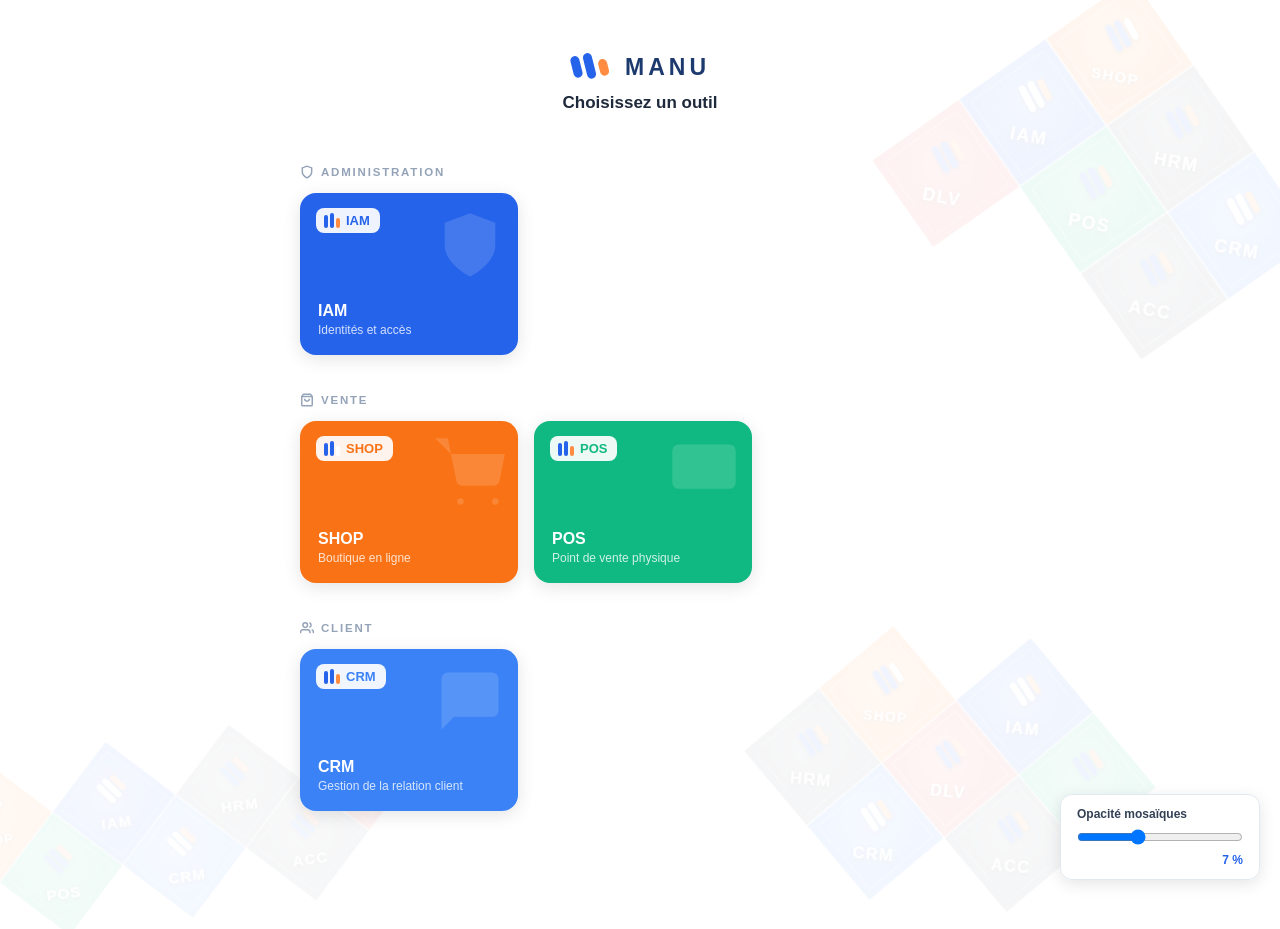
<file: MANU2/logo/logo/mosaic/demo_app_page.html>
<!DOCTYPE html>
<html lang="fr">
<head>
<meta charset="UTF-8">
<meta name="viewport" content="width=device-width, initial-scale=1.0">
<title>Manu – Choisissez un outil (démo fond mosaïque)</title>
<style>

* { box-sizing: border-box; margin: 0; padding: 0; }

body {
  font-family: -apple-system, 'Segoe UI', Arial, sans-serif;
  background: #ffffff;
  min-height: 100vh;
  overflow-x: hidden;
}

/* ── Mosaïques décoratives ───────────────────────────────── */

.bg {
  position: fixed;
  pointer-events: none;
  user-select: none;
  z-index: 0;
  /* Ajuster opacity ici pour plus ou moins de discrétion */
}

/* Grand losange – coin supérieur droit */
.bg-tr {
  top: -50px;
  right: -70px;
  width: 500px;
  opacity: 0.07;
  transform: rotate(10deg);
}

/* Parallélogramme – coin inférieur gauche */
.bg-bl {
  bottom: -40px;
  left: -90px;
  width: 540px;
  opacity: 0.06;
  transform: rotate(-8deg);
}

/* 2-3-2 – bas droite, légèrement centré */
.bg-br {
  bottom: -30px;
  right: 100px;
  width: 460px;
  opacity: 0.065;
  transform: rotate(5deg);
}

/* ── Contenu page ──────────────────────────────────────────── */

.page {
  position: relative;
  z-index: 1;
  min-height: 100vh;
  display: flex;
  flex-direction: column;
  align-items: center;
  padding: 52px 32px 80px;
}

/* En-tête */
.header {
  display: flex;
  flex-direction: column;
  align-items: center;
  margin-bottom: 52px;
}

.logo {
  display: flex;
  align-items: center;
  gap: 11px;
  margin-bottom: 11px;
}

.logo-text {
  font-size: 23px;
  font-weight: 900;
  letter-spacing: 4px;
  color: #1d3a6e;
}

.page-title {
  font-size: 17px;
  font-weight: 700;
  color: #1e293b;
}

/* Sections */
.content {
  width: 100%;
  max-width: 680px;
}

.section { margin-bottom: 38px; }

.section-label {
  display: flex;
  align-items: center;
  gap: 7px;
  font-size: 11.5px;
  font-weight: 800;
  color: #94a3b8;
  letter-spacing: 1.8px;
  text-transform: uppercase;
  margin-bottom: 14px;
}

.cards { display: flex; gap: 16px; flex-wrap: wrap; }

/* Carte */
.card {
  width: 218px;
  height: 162px;
  border-radius: 16px;
  padding: 18px;
  position: relative;
  overflow: hidden;
  display: flex;
  flex-direction: column;
  justify-content: flex-end;
  cursor: pointer;
  box-shadow: 0 4px 18px rgba(0,0,0,0.11);
  transition: transform .14s ease, box-shadow .14s ease;
}
.card:hover {
  transform: translateY(-3px);
  box-shadow: 0 10px 30px rgba(0,0,0,0.17);
}

/* Icône fantôme en fond de carte */
.ghost {
  position: absolute;
  right: 10px;
  top: 14px;
  opacity: 0.14;
  width: 76px;
  height: 76px;
}

/* Badge module (coin haut gauche) */
.badge {
  position: absolute;
  top: 15px;
  left: 16px;
  background: rgba(255,255,255,0.92);
  border-radius: 8px;
  padding: 5px 10px 5px 8px;
  display: flex;
  align-items: center;
  gap: 6px;
}

.badge-bars {
  display: flex;
  gap: 2px;
  align-items: flex-end;
}

.b { width: 4px; border-radius: 2px; }

.badge-name {
  font-size: 13px;
  font-weight: 900;
}

.card-title {
  font-size: 16px;
  font-weight: 800;
  color: #fff;
  margin-bottom: 3px;
}

.card-sub {
  font-size: 12px;
  color: rgba(255,255,255,0.80);
}

/* ── Slider opacité (outil de démo) ─────────────────────── */
.demo-ctrl {
  position: fixed;
  bottom: 20px;
  right: 20px;
  z-index: 10;
  background: rgba(255,255,255,0.95);
  border: 1px solid #e2e8f0;
  border-radius: 12px;
  padding: 12px 16px;
  font-size: 12px;
  color: #64748b;
  box-shadow: 0 4px 16px rgba(0,0,0,0.10);
  display: flex;
  flex-direction: column;
  gap: 8px;
  min-width: 200px;
}
.demo-ctrl label { font-weight: 600; color: #334155; }
.demo-ctrl input[type=range] { width: 100%; cursor: pointer; }
.demo-val { text-align: right; font-weight: 700; color: #2563EB; }

</style>
</head>
<body>

<!-- ── Mosaïques arrière-plan ───────────────────────────── -->
<img id="bgTR" class="bg bg-tr" src="mosaic_losange.svg" alt="">
<img id="bgBL" class="bg bg-bl" src="mosaic_parallelogramme.svg" alt="">
<img id="bgBR" class="bg bg-br" src="mosaic_2-3-2.svg" alt="">


<!-- ── Page ────────────────────────────────────────────── -->
<div class="page">

  <!-- En-tête -->
  <div class="header">
    <div class="logo">
      <!-- Logo Manu : 3 barres pills diagonales -->
      <svg width="44" height="30" viewBox="0 0 44 30" fill="none">
        <rect x="2"  y="4"  width="9" height="22" rx="4.5" fill="#2563EB" transform="rotate(-14  6 15)"/>
        <rect x="15" y="1"  width="9" height="26" rx="4.5" fill="#2563EB" transform="rotate(-14 19 14)"/>
        <rect x="29" y="7"  width="9" height="17" rx="4.5" fill="#FF8C40" transform="rotate(-14 33 15)"/>
      </svg>
      <span class="logo-text">MANU</span>
    </div>
    <div class="page-title">Choisissez un outil</div>
  </div>

  <!-- Sections -->
  <div class="content">

    <!-- ADMINISTRATION -->
    <div class="section">
      <div class="section-label">
        <svg width="14" height="14" viewBox="0 0 24 24" fill="none" stroke="currentColor" stroke-width="2.5">
          <path d="M12 22s8-4 8-10V5l-8-3-8 3v7c0 6 8 10 8 10z"/>
        </svg>
        Administration
      </div>
      <div class="cards">
        <div class="card" style="background:#2563EB;">
          <div class="badge">
            <div class="badge-bars">
              <div class="b" style="height:13px;background:#2563EB;"></div>
              <div class="b" style="height:15px;background:#2563EB;"></div>
              <div class="b" style="height:10px;background:#FF8C40;"></div>
            </div>
            <span class="badge-name" style="color:#2563EB;">IAM</span>
          </div>
          <svg class="ghost" viewBox="0 0 24 24" fill="white">
            <path d="M12 22s8-4 8-10V5l-8-3-8 3v7c0 6 8 10 8 10z"/>
            <line x1="12" y1="8" x2="12" y2="12"/><line x1="12" y1="16" x2="12.01" y2="16"/>
          </svg>
          <div class="card-title">IAM</div>
          <div class="card-sub">Identités et accès</div>
        </div>
      </div>
    </div>

    <!-- VENTE -->
    <div class="section">
      <div class="section-label">
        <svg width="14" height="14" viewBox="0 0 24 24" fill="none" stroke="currentColor" stroke-width="2.5">
          <path d="M6 2L3 6v14a2 2 0 002 2h14a2 2 0 002-2V6l-3-4z"/>
          <line x1="3" y1="6" x2="21" y2="6"/>
          <path d="M16 10a4 4 0 01-8 0"/>
        </svg>
        Vente
      </div>
      <div class="cards">
        <div class="card" style="background:#F97316;">
          <div class="badge">
            <div class="badge-bars">
              <div class="b" style="height:13px;background:#2563EB;"></div>
              <div class="b" style="height:15px;background:#2563EB;"></div>
              <div class="b" style="height:10px;background:white;"></div>
            </div>
            <span class="badge-name" style="color:#F97316;">SHOP</span>
          </div>
          <svg class="ghost" viewBox="0 0 24 24" fill="white">
            <circle cx="9" cy="21" r="1"/><circle cx="20" cy="21" r="1"/>
            <path d="M1 1h4l2.68 13.39a2 2 0 001.98 1.61h9.72a2 2 0 001.98-1.61L23 6H6"/>
          </svg>
          <div class="card-title">SHOP</div>
          <div class="card-sub">Boutique en ligne</div>
        </div>

        <div class="card" style="background:#10B981;">
          <div class="badge">
            <div class="badge-bars">
              <div class="b" style="height:13px;background:#2563EB;"></div>
              <div class="b" style="height:15px;background:#2563EB;"></div>
              <div class="b" style="height:10px;background:#FF8C40;"></div>
            </div>
            <span class="badge-name" style="color:#10B981;">POS</span>
          </div>
          <svg class="ghost" viewBox="0 0 24 24" fill="white">
            <rect x="2" y="3" width="20" height="14" rx="2"/>
            <line x1="8" y1="21" x2="16" y2="21"/>
            <line x1="12" y1="17" x2="12" y2="21"/>
          </svg>
          <div class="card-title">POS</div>
          <div class="card-sub">Point de vente physique</div>
        </div>
      </div>
    </div>

    <!-- CLIENT -->
    <div class="section">
      <div class="section-label">
        <svg width="14" height="14" viewBox="0 0 24 24" fill="none" stroke="currentColor" stroke-width="2.5">
          <path d="M17 21v-2a4 4 0 00-4-4H5a4 4 0 00-4 4v2"/>
          <circle cx="9" cy="7" r="4"/>
          <path d="M23 21v-2a4 4 0 00-3-3.87"/>
          <path d="M16 3.13a4 4 0 010 7.75"/>
        </svg>
        Client
      </div>
      <div class="cards">
        <div class="card" style="background:#3B82F6;">
          <div class="badge">
            <div class="badge-bars">
              <div class="b" style="height:13px;background:#2563EB;"></div>
              <div class="b" style="height:15px;background:#2563EB;"></div>
              <div class="b" style="height:10px;background:#FF8C40;"></div>
            </div>
            <span class="badge-name" style="color:#3B82F6;">CRM</span>
          </div>
          <svg class="ghost" viewBox="0 0 24 24" fill="white">
            <path d="M21 15a2 2 0 01-2 2H7l-4 4V5a2 2 0 012-2h14a2 2 0 012 2z"/>
          </svg>
          <div class="card-title">CRM</div>
          <div class="card-sub">Gestion de la relation client</div>
        </div>
      </div>
    </div>

  </div><!-- /content -->
</div><!-- /page -->


<!-- ── Contrôle d'opacité (pour tester en direct) ────────── -->
<div class="demo-ctrl">
  <label>Opacité mosaïques</label>
  <input type="range" id="opSlider" min="0" max="20" value="7" step="1">
  <div class="demo-val"><span id="opVal">7</span> %</div>
</div>

<script>
  const slider = document.getElementById('opSlider');
  const label  = document.getElementById('opVal');
  const bgTR   = document.getElementById('bgTR');
  const bgBL   = document.getElementById('bgBL');
  const bgBR   = document.getElementById('bgBR');

  slider.addEventListener('input', () => {
    const v = slider.value / 100;
    bgTR.style.opacity = v;
    bgBL.style.opacity = v * 0.87;
    bgBR.style.opacity = v * 0.93;
    label.textContent = slider.value;
  });
</script>

</body>
</html>
</file>
<file: style.css>
:root {
    --bg: #F5F6F8;
    --card: #fff;
    --ink: #0F1220;
    --mute: #586074;
    --line: #E3E6EC;
    --blue: #0001FC;
    --blue2: #2F3BFF;
    --navy: #04052E;
    --navy2: #0A0C5C;
    --or: #F2721A;
    --soft: #EEF0FF;
    box-sizing: border-box;
    padding-top: env(safe-area-inset-top, 0px);
    padding-bottom: env(safe-area-inset-bottom, 0px)
}

@media (prefers-color-scheme:dark) {
    :root:not([data-theme="light"]) {
        --bg: #0B0D16;
        --card: #151827;
        --ink: #F2F3F7;
        --mute: #A3AABD;
        --line: #262B3E;
        --soft: #171B3D
    }
}

:root[data-theme="dark"] {
    --bg: #0B0D16;
    --card: #151827;
    --ink: #F2F3F7;
    --mute: #A3AABD;
    --line: #262B3E;
    --soft: #171B3D
}

* {
    box-sizing: border-box
}

html {
    scroll-behavior: smooth;
    scroll-padding-top: calc(env(safe-area-inset-top, 0px) + 76px);
    background: var(--navy)
}

body {
    margin: 0;
    background: var(--bg);
    color: var(--ink);
    font: 16px/1.6 system-ui, -apple-system, "Segoe UI", Roboto, "Helvetica Neue", Arial, sans-serif;
    overflow-x: hidden
}

body::before {
    content: "";
    position: fixed;
    inset: 0 0 auto;
    height: env(safe-area-inset-top, 0px);
    background: var(--navy);
    z-index: 50
}

a {
    color: inherit
}

.w {
    max-width: 1140px;
    margin: 0 auto;
    padding: 0 20px
}

p {
    margin: 0
}

h1,
h2,
h3 {
    margin: 0;
    line-height: 1.12;
    letter-spacing: -.025em
}

h1 {
    font-size: clamp(2.3rem, 6vw, 4.1rem);
    font-weight: 800
}

h2 {
    font-size: clamp(1.8rem, 3.6vw, 2.7rem);
    font-weight: 800
}

h3 {
    font-size: 1.1rem;
    font-weight: 700
}

.mute {
    color: var(--mute)
}

.btn {
    display: inline-block;
    padding: 14px 26px;
    border-radius: 14px;
    font-weight: 700;
    text-decoration: none;
    background: #0202c5;
    color: #fff;
    border: 1px solid #b8b8fd;
    cursor: pointer;
    font-size: 1rem;
    position: relative;
    overflow: hidden;
    transition: transform .2s, box-shadow .2s;
    font-family: inherit
}

.btn:hover {
    transform: translateY(-2px);
    box-shadow: 0 10px 26px rgba(255, 252, 249, 0.45)
}

.btn::after {
    content: "";
    position: absolute;
    inset: 0;
    background: linear-gradient(105deg, transparent 35%, rgba(255, 255, 255, .4) 50%, transparent 65%);
    transform: translateX(-120%);
    animation: shine 4s 2s infinite
}

.btn.ghost {
    background: transparent;
    border-color: rgba(255, 255, 255, .35);
    color: #fff
}

.btn.ghost::after {
    display: none
}

.btn.ghost:hover {
    box-shadow: none;
    background: rgba(255, 255, 255, .1)
}

@keyframes shine {

    40%,
    100% {
        transform: translateX(120%)
    }
}

:focus-visible {
    outline: 3px solid var(--or);
    outline-offset: 3px
}

header {
    position: sticky;
    top: env(safe-area-inset-top, 0px);
    z-index: 40;
    transition: background .3s, backdrop-filter .3s, border-color .3s;
    border-bottom: 1px solid transparent;
    background: #0202b3;
}

header.s {
    background: rgba(5, 8, 59, 0.82);
    backdrop-filter: blur(14px);
    -webkit-backdrop-filter: blur(14px);
    border-color: rgba(255, 255, 255, .12)
}

.nav {
    display: flex;
    align-items: center;
    justify-content: space-between;
    height: 68px;
    gap: 16px
}

.nav nav {
    display: flex;
    gap: 26px;
    font-size: .95rem;
    font-weight: 600
}

.nav nav a {
    text-decoration: none;
    color: #C9CDFF;
    transition: color .2s
}

.nav nav a:hover {
    color: #fff
}

.logo {
    display: flex;
    align-items: center;
    gap: 10px;
    text-decoration: none;
    font-weight: 800;
    letter-spacing: .3em;
    color: #fff;
    font-size: 1.2rem
}

@media(max-width:860px) {
    .nav nav {
        display: none
    }
}

.hero {
    position: relative;
    background: radial-gradient(900px 500px at 80% 10%, rgba(47, 59, 255, .55), transparent 60%), radial-gradient(700px 500px at 0% 100%, rgba(0, 1, 252, .5), transparent 60%), #0a0a41;
    color: #fff;
    padding: 64px 0 90px;
    overflow: hidden
}

.hero::before {
    content: "";
    position: absolute;
    inset: 0;
    background-image: linear-gradient(rgba(11, 93, 160, 0.06) 1px, transparent 1px), linear-gradient(90deg, rgba(255, 255, 255, .06) 1px, transparent 1px);
    background-size: 56px 56px;
    mask-image: radial-gradient(ellipse at 60% 40%, #1d078b 20%, transparent 75%);
    -webkit-mask-image: radial-gradient(ellipse at 60% 40%, #097486 20%, transparent 75%);
    animation: grid 20s linear infinite
}

@keyframes grid {
    to {
        background-position: 56px 56px
    }
}

.hero-g {
    position: relative;
    display: grid;
    grid-template-columns: 1.05fr .95fr;
    gap: 36px;
    align-items: center
}

.pill {
    display: inline-flex;
    align-items: center;
    gap: 10px;
    padding: 7px 14px;
    border-radius: 999px;
    background: rgba(255, 255, 255, .1);
    border: 1px solid rgba(255, 255, 255, .2);
    font-size: .88rem;
    font-weight: 600;
    margin-bottom: 22px;
    backdrop-filter: blur(8px)
}

.dot {
    width: 8px;
    height: 8px;
    border-radius: 50%;
    background: #4ADE80;
    box-shadow: 0 0 0 0 rgba(74, 222, 128, .7);
    animation: pulse 2s infinite
}

@keyframes pulse {
    70% {
        box-shadow: 0 0 0 10px rgba(74, 222, 128, 0)
    }

    100% {
        box-shadow: 0 0 0 0 rgba(74, 222, 128, 0)
    }
}

.hero h1 span {
    background: #F2721A;
    -webkit-background-clip: text;
    background-clip: text;
    color: transparent
}

.hero .lead {
    font-size: 1.18rem;
    margin: 22px 0 32px;
    max-width: 540px;
    color: #C9CDFF
}

.cta {
    display: flex;
    gap: 12px;
    flex-wrap: wrap
}

.mosaic {
    position: relative;
    width: 100%;
    max-width: 520px;
    aspect-ratio: 1/.8;
    margin: 0 auto
}

.tile {
    position: absolute;
    width: 21.5%;
    aspect-ratio: 1;
    border-radius: 12px;
    display: grid;
    place-items: center;
    transform: translate(-50%, -50%) rotate(45deg);
    box-shadow: 0 14px 40px rgba(0, 0, 0, .35), inset 0 0 0 1.5px rgba(255, 255, 255, .3);
    animation: fl 6s ease-in-out infinite
}

.tile b {
    transform: rotate(-45deg);
    font-size: clamp(.62rem, 1.6vw, .85rem);
    letter-spacing: .08em;
    color: #fff;
    text-shadow: 0 1px 2px rgba(0, 0, 0, .4)
}

@keyframes fl {
    50% {
        transform: translate(-50%, calc(-50% - 12px)) rotate(45deg)
    }
}

.glow {
    position: absolute;
    inset: 10% 10%;
    background: radial-gradient(circle, rgba(47, 59, 255, .6), transparent 65%);
    filter: blur(30px);
    animation: pulse2 5s ease-in-out infinite
}

@keyframes pulse2 {
    50% {
        opacity: .5;
        transform: scale(1.1)
    }
}

.in {
    opacity: 0;
    transform: translateY(22px);
    animation: up .8s cubic-bezier(.2, .7, .2, 1) forwards
}

@keyframes up {
    to {
        opacity: 1;
        transform: none
    }
}

@media(max-width:860px) {
    .hero-g {
        grid-template-columns: 1fr
    }

    .mosaic {
        max-width: 360px
    }
}

.marq {
    background: #ffffff;
    color: #0001FC;
    overflow: hidden;
    white-space: nowrap;
    padding: 16px 0
}

.marq div {
    display: inline-flex;
    gap: 46px;
    animation: mq 30s linear infinite;
    padding-right: 46px;
    font-weight: 800;
    letter-spacing: .16em
}

.marq span {
    opacity: .9
}

.marq span:nth-child(even) {
    color: #F2721A;
}

@keyframes mq {
    to {
        transform: translateX(-50%)
    }
}

section {
    padding: 92px 0
}

.head {
    max-width: 700px;
    margin-bottom: 44px
}

.head p {
    margin-top: 14px;
    font-size: 1.08rem
}

.kick {
    display: inline-block;
    color: var(--blue2);
    font-weight: 800;
    font-size: .9rem;
    margin-bottom: 10px
}

.stats {
    display: grid;
    grid-template-columns: repeat(4, 1fr);
    gap: 18px;
    margin-top: -52px;
    position: relative;
    z-index: 2
}

.stat {
    background: #dedeff;
    border: 1px solid #0001FC;
    border-radius: 18px;
    padding: 24px;
    box-shadow: 0 18px 50px rgba(0, 1, 252, .12)
}

.stat b {
    display: block;
    font-size: 2.4rem;
    font-weight: 800;
    color: var(--blue);
    letter-spacing: -.03em;
    line-height: 1.1
}

.stat span {
    color: var(--mute);
    font-size: .94rem
}

@media(max-width:820px) {
    .stats {
        grid-template-columns: 1fr 1fr
    }
}

.grid {
    display: grid;
    gap: 18px
}

.g3 {
    grid-template-columns: repeat(3, 1fr)
}

.g2 {
    grid-template-columns: repeat(2, 1fr)
}

@media(max-width:900px) {
    .g3 {
        grid-template-columns: 1fr 1fr
    }
}

@media(max-width:620px) {

    .g2,
    .g3 {
        grid-template-columns: 1fr
    }
}

.card {
    background: var(--card);
    border: 1px solid var(--line);
    border-radius: 18px;
    padding: 26px;
    transition: transform .25s, border-color .25s, box-shadow .25s
}

.card:hover {
    transform: translateY(-5px);
    border-color: var(--blue2);
    box-shadow: 0 16px 40px rgba(0, 1, 252, .14)
}

.card p {
    margin-top: 8px;
    color: var(--mute);
    font-size: .98rem
}

.ic {
    width: 46px;
    height: 46px;
    border-radius: 14px;
    background: var(--soft);
    display: grid;
    place-items: center;
    margin-bottom: 16px;
    color: var(--blue2);
    font-weight: 800
}

.card.hl {
    background: var(--blue);
    border-color: transparent;
    color: #fff
}

.card.hl p {
    color: #D4D8FF
}

.card.hl .ic {
    background: rgba(255, 255, 255, .16);
    color: #fff
}

.blue {
    background: #041392;
    color: #fff;
}

.blue .mute {
    color: #B9BEF5
}

.blue .kick {
    color: #9AA3FF
}

.tabs {
    display: grid;
    grid-template-columns: 300px 1fr;
    gap: 24px;
    align-items: start
}

.tl {
    display: grid;
    gap: 8px
}

.tl button {
    font: inherit;
    text-align: left;
    cursor: pointer;
    color: #fff;
    background: rgba(255, 255, 255, .06);
    border: 1px solid rgba(255, 255, 255, .14);
    border-radius: 14px;
    padding: 13px 16px;
    display: flex;
    justify-content: space-between;
    align-items: center;
    transition: background .2s, transform .2s
}

.tl button:hover {
    background: rgba(255, 255, 255, .12);
    transform: translateX(4px)
}

.tl button[aria-selected="true"] {
    background: var(--or);
    border-color: var(--or);
    font-weight: 700
}

.tl small {
    opacity: .8;
    font-size: .8rem
}

.panel {
    background: rgba(255, 255, 255, .07);
    border: 1px solid rgba(255, 255, 255, .16);
    border-radius: 22px;
    padding: 34px;
    min-height: 360px;
    backdrop-filter: blur(10px);
    animation: swap .4s
}

@keyframes swap {
    from {
        opacity: 0;
        transform: translateY(10px)
    }
}

.panel .code {
    display: inline-block;
    padding: 5px 12px;
    border-radius: 9px;
    background: var(--blue2);
    font-weight: 800;
    letter-spacing: .08em;
    font-size: .85rem;
    margin-bottom: 14px
}

.panel h3 {
    font-size: 1.7rem;
    margin-bottom: 10px
}

.panel p {
    color: #D4D8FF
}

.panel ul {
    margin: 16px 0;
    padding: 0;
    list-style: none;
    display: grid;
    gap: 9px
}

.panel li::before {
    content: "✓";
    color: #FFB27A;
    font-weight: 800;
    margin-right: 10px
}

.panel .plus {
    margin-top: 18px;
    padding: 14px 16px;
    border-radius: 14px;
    background: rgba(250, 110, 16, 0.26);
    border: 1px solid rgba(255, 255, 255, 0.6);
    color: #fff
}

.soon {
    display: flex;
    gap: 10px;
    flex-wrap: wrap;
    margin-top: 22px;
    font-size: .9rem;
    color: #B9BEF5;
    align-items: center
}

.soon span {
    padding: 6px 12px;
    border: 1px dashed rgba(255, 255, 255, .3);
    border-radius: 999px
}

@media(max-width:860px) {
    .tabs {
        grid-template-columns: 1fr
    }

    .tl {
        grid-template-columns: repeat(3, 1fr)
    }

    .tl small {
        display: none
    }

    .tl button {
        padding: 12px;
        justify-content: center
    }
}

.demo {
    display: grid;
    grid-template-columns: 1fr 1fr;
    gap: 44px;
    align-items: center
}

@media(max-width:860px) {
    .demo {
        grid-template-columns: 1fr
    }
}

.pos {
    background: var(--card);
    border: 1px solid var(--line);
    border-radius: 24px;
    padding: 24px;
    box-shadow: 0 24px 60px rgba(0, 1, 252, .16);
    max-width: 440px;
    margin: 0 auto;
    width: 100%
}

.pos .top {
    display: flex;
    justify-content: space-between;
    align-items: center;
    margin-bottom: 18px;
    gap: 10px
}

.state {
    padding: 6px 12px;
    border-radius: 999px;
    font-size: .84rem;
    font-weight: 700;
    background: #DCFCE7;
    color: #166534;
    transition: .3s
}

.pos.off .state {
    background: #FFEDD5;
    color: #9A3412
}

.sw {
    display: flex;
    align-items: center;
    gap: 10px;
    font-size: .9rem;
    font-weight: 600;
    cursor: pointer;
    background: none;
    border: 0;
    color: var(--ink);
    font-family: inherit
}

.sw i {
    width: 44px;
    height: 26px;
    border-radius: 99px;
    background: var(--blue);
    position: relative;
    transition: .3s
}

.sw i::after {
    content: "";
    position: absolute;
    top: 3px;
    left: 21px;
    width: 20px;
    height: 20px;
    border-radius: 50%;
    background: #fff;
    transition: .3s
}

.pos.off .sw i {
    background: #9AA1B2
}

.pos.off .sw i::after {
    left: 3px
}

.row {
    display: flex;
    justify-content: space-between;
    padding: 12px 0;
    border-bottom: 1px solid var(--line);
    font-size: .95rem
}

.row b {
    font-variant-numeric: tabular-nums
}

.q {
    margin: 16px 0;
    padding: 14px;
    border-radius: 14px;
    background: var(--soft);
    font-size: .92rem;
    display: flex;
    justify-content: space-between;
    align-items: center
}

.q b {
    font-size: 1.4rem;
    color: var(--blue);
    transition: transform .25s
}

.q b.bump {
    transform: scale(1.4)
}

.pos .btn {
    width: 100%;
    text-align: center
}

.flow {
    display: flex;
    gap: 10px;
    flex-wrap: wrap;
    align-items: center;
    margin-top: 30px
}

.flow span {
    padding: 10px 16px;
    border-radius: 12px;
    background: rgba(255, 255, 255, .1);
    border: 1px solid rgba(255, 255, 255, .2);
    font-weight: 700;
    animation: glowc 6s infinite
}

.flow span:nth-child(2) {
    animation-delay: 1s
}

.flow span:nth-child(3) {
    animation-delay: 2s
}

.flow span:nth-child(4) {
    animation-delay: 3s
}

.flow span:nth-child(5) {
    animation-delay: 4s
}

.flow span:nth-child(6) {
    animation-delay: 5s
}

.flow em {
    color: #FFB27A;
    font-style: normal;
    font-weight: 800
}

@keyframes floatImg {
    50% {
        transform: translateY(-16px)
    }
}


.steps {
    display: grid;
    grid-template-columns: repeat(4, 1fr);
    gap: 20px;
    position: relative
}

.steps::before {
    content: "";
    position: absolute;
    top: 20px;
    left: 5%;
    right: 5%;
    height: 2px;
    background: linear-gradient(90deg, var(--blue), var(--or))
}

.steps div {
    position: relative
}

.steps div::before {
    content: attr(data-n);
    display: grid;
    place-items: center;
    width: 42px;
    height: 42px;
    border-radius: 50%;
    background: var(--blue);
    color: #fff;
    font-weight: 800;
    margin-bottom: 14px;
    position: relative;
    box-shadow: 0 0 0 6px var(--bg)
}

.steps p {
    color: var(--mute);
    font-size: .96rem;
    margin-top: 6px
}

@media(max-width:820px) {
    .steps {
        grid-template-columns: 1fr 1fr
    }

    .steps::before {
        display: none
    }
}

@media(max-width:520px) {
    .steps {
        grid-template-columns: 1fr
    }
}

.price .card {
    display: flex;
    flex-direction: column;
    gap: 14px
}

.price .big {
    font-size: 2.2rem;
    font-weight: 800;
    letter-spacing: -.02em;
    color: var(--blue)
}

.price ul {
    list-style: none;
    padding: 0;
    margin: 0;
    display: grid;
    gap: 9px;
    font-size: .97rem
}

.price li::before {
    content: "✓";
    color: var(--blue2);
    font-weight: 800;
    margin-right: 8px
}

.price .feat {
    background: var(--blue);
    color: #fff;
    border: 0;
    transform: scale(1.03)
}

.price .feat:hover {
    transform: scale(1.03) translateY(-5px)
}

.price .feat .big,
.price .feat li::before {
    color: #ff9e1e
}

.price .feat .mute {
    color: #D4D8FF
}

.note {
    margin-top: 22px;
    font-size: .92rem
}

details {
    background: #e7e7ff;
    border: 1px solid var(--line);
    border-radius: 14px;
    padding: 18px 22px;
    margin-bottom: 12px;
    transition: border-color .2s;
}

details[open] {
    border-color: var(--blue2)
}

summary {
    font-weight: 700;
    cursor: pointer
}

details p {
    margin-top: 10px;
    color: var(--mute)
}

.final {
    background: var(--blue);
    color: #fff;
    text-align: center
}

.final .head {
    margin-inline: auto
}

.final .mute {
    color: #D4D8FF
}

.final .cta {
    justify-content: center
}

footer {
    background: var(--navy);
    color: #B9BEF5;
    padding: 34px 0;
    font-size: .92rem
}

footer .w {
    display: flex;
    justify-content: space-between;
    gap: 16px;
    flex-wrap: wrap;
    align-items: center
}

.js .rv {
    opacity: 0;
    transform: translateY(28px);
    transition: opacity .7s, transform .7s cubic-bezier(.2, .7, .2, 1)
}

.js .rv.on {
    opacity: 1;
    transform: none
}

@media(prefers-reduced-motion:reduce) {

    *,
    *::before,
    *::after {
        animation: none !important;
        transition: none !important
    }

    .js .rv,
    .in {
        opacity: 1;
        transform: none
    }

    html {
        scroll-behavior: auto
    }

    .hero-visual {
        position: relative;
        width: 100%;
        max-width: 520px;
        margin: 0 auto
    }

    .hero-img {
        position: relative;
        display: block;
        width: 100%;
        height: auto;
        animation: floatImg 6s ease-in-out infinite;
        filter: drop-shadow(0 24px 40px rgba(0, 0, 0, .35))
    }



    @media(max-width:860px) {
        .hero-visual {
            max-width: 360px
        }
    }
}

/* Section photos */
.gal {
    display: grid;
    grid-template-columns: repeat(4, 1fr);
    grid-auto-rows: 210px;
    gap: 16px
}

.gal figure {
    position: relative;
    margin: 0;
    border-radius: 20px;
    overflow: hidden;
    background: linear-gradient(135deg, var(--blue), var(--navy2));
    border: 1px solid var(--line)
}

.gal .g-big {
    grid-column: span 2;
    grid-row: span 2
}

.gal .g-wide {
    grid-column: span 2
}

.gal img {
    width: 100%;
    height: 100%;
    object-fit: cover;
    display: block;
    transition: transform .7s cubic-bezier(.2, .7, .2, 1)
}

.gal figure:hover img {
    transform: scale(1.08)
}

.gal figure::after {
    content: "";
    position: absolute;
    inset: 0;
    background: linear-gradient(to top, rgba(4, 5, 46, .75), transparent 55%);
    pointer-events: none
}

.gal figcaption {
    position: absolute;
    left: 16px;
    bottom: 14px;
    right: 16px;
    z-index: 1;
    color: #fff;
    font-weight: 700;
    font-size: .98rem;
    transform: translateY(6px);
    opacity: .92;
    transition: transform .4s, opacity .4s
}

.gal figure:hover figcaption {
    transform: none;
    opacity: 1
}

@media(max-width:860px) {
    .gal {
        grid-template-columns: 1fr 1fr;
        grid-auto-rows: 170px
    }

    .gal .g-big {
        grid-row: span 2
    }
}

@media(max-width:520px) {
    .gal {
        grid-template-columns: 1fr;
        grid-auto-rows: 200px
    }

    .gal .g-big,
    .gal .g-wide {
        grid-column: auto;
        grid-row: auto
    }
}

/* Bouton WhatsApp */
.btn.wa {
    display: inline-flex;
    align-items: center;
    gap: 10px
}

.btn.wa svg {
    width: 20px;
    height: 20px;
    fill: none;
    stroke: #4ADE80;
    stroke-width: 2;
    stroke-linecap: round;
    stroke-linejoin: round;
    flex: none
}

/* Formulaire de contact */
dialog#cf {
    border: 0;
    padding: 0;
    border-radius: 24px;
    width: min(600px, calc(100% - 24px));
    max-height: 92vh;
    background: var(--card);
    color: var(--ink);
    box-shadow: 0 40px 100px rgba(0, 0, 0, .5);
    overflow: auto
}

dialog#cf[open] {
    animation: dlg .35s cubic-bezier(.2, .7, .2, 1)
}

dialog#cf::backdrop {
    background: rgba(4, 5, 46, .72);
    backdrop-filter: blur(6px);
    -webkit-backdrop-filter: blur(6px);
    animation: dbk .3s
}

@keyframes dlg {
    from {
        opacity: 0;
        transform: translateY(24px) scale(.97)
    }
}

@keyframes dbk {
    from {
        opacity: 0
    }
}

.cf-h {
    position: relative;
    padding: 28px 64px 24px 28px;
    color: #fff;
    background: linear-gradient(135deg, var(--blue), var(--navy2))
}

.cf-h h3 {
    font-size: 1.5rem
}

.cf-h p {
    margin-top: 6px;
    color: #D4D8FF;
    font-size: .97rem
}

.cf-x {
    position: absolute;
    top: 16px;
    right: 16px;
    width: 38px;
    height: 38px;
    border-radius: 50%;
    border: 0;
    background: rgba(255, 255, 255, .16);
    color: #fff;
    font-size: 1.5rem;
    line-height: 1;
    cursor: pointer;
    transition: background .2s, transform .2s
}

.cf-x:hover {
    background: rgba(255, 255, 255, .3);
    transform: rotate(90deg)
}

.cform {
    display: grid;
    grid-template-columns: 1fr 1fr;
    gap: 14px;
    padding: 26px 28px 28px
}

.cform[hidden],
.cok[hidden] {
    display: none
}

.cform label {
    display: grid;
    gap: 6px;
    font-size: .86rem;
    font-weight: 600
}

.cform .full {
    grid-column: 1/-1
}

.cform input:not([type=checkbox]),
.cform select,
.cform textarea {
    font: inherit;
    font-weight: 400;
    color: var(--ink);
    background: var(--bg);
    border: 1px solid var(--line);
    border-radius: 12px;
    padding: 12px 14px;
    width: 100%;
    transition: border-color .2s, box-shadow .2s
}

.cform input:focus,
.cform select:focus,
.cform textarea:focus {
    outline: 0;
    border-color: var(--blue2);
    box-shadow: 0 0 0 3px rgba(47, 59, 255, .2)
}

.cform textarea {
    resize: vertical
}

.cform fieldset {
    border: 0;
    padding: 0;
    margin: 0
}

.cform legend {
    font-size: .86rem;
    font-weight: 600;
    margin-bottom: 8px;
    padding: 0
}

.tools {
    display: flex;
    flex-wrap: wrap;
    gap: 8px
}

.tools label {
    display: block;
    font-weight: 600
}

.tools input {
    position: absolute;
    opacity: 0;
    pointer-events: none
}

.tools span {
    display: block;
    padding: 8px 14px;
    border-radius: 999px;
    border: 1px solid var(--line);
    background: var(--bg);
    cursor: pointer;
    font-size: .84rem;
    transition: .2s
}

.tools input:checked+span {
    background: var(--blue);
    border-color: var(--blue);
    color: #fff
}

.tools input:focus-visible+span {
    outline: 3px solid var(--or);
    outline-offset: 2px
}

.cf-act {
    display: flex;
    gap: 10px;
    flex-wrap: wrap
}

.cf-act .btn {
    flex: 1;
    text-align: center;
    min-width: 180px
}

.btn.out {
    background: transparent;
    color: var(--ink);
    border-color: var(--line)
}

.btn.out::after {
    display: none
}

.btn.out:hover {
    border-color: var(--blue2);
    box-shadow: none
}

.cok {
    padding: 40px 28px;
    text-align: center
}

.cok p {
    margin: 12px 0 22px;
    color: var(--mute)
}

@media(max-width:560px) {
    .cform {
        grid-template-columns: 1fr;
        padding: 22px
    }

    .cf-h {
        padding: 24px 60px 20px 22px
    }
}

/* Héros : affichage téléphone et tablette */
.hero-g>* {
    min-width: 0
}

.hero h1 span {
    -webkit-box-decoration-break: clone;
    box-decoration-break: clone
}

.hero-img {
    max-width: 100%
}

@media(max-width:860px) {
    .hero {
        padding: 36px 0 64px
    }

    .hero-g {
        grid-template-columns: 1fr;
        gap: 28px;
        text-align: center
    }

    .hero h1 {
        font-size: clamp(1.9rem, 8.5vw, 2.7rem)
    }

    .pill {
        font-size: .8rem;
        margin-bottom: 18px
    }

    .hero-visual {
        max-width: 340px
    }
}

.hero-visual {
    align-self: center;
    height: auto
}

.hero-img {
    width: 100%;
    height: auto !important;
    aspect-ratio: auto;
    object-fit: contain;
}

/* Section « Quatre notions » centrée sur mobile */
@media(max-width:820px) {
    #notions .head {
        margin-inline: auto;
        text-align: center
    }

    #notions .steps {
        text-align: center;
        justify-items: center
    }

    #notions .steps div {
        border-radius: 80%;
        border-color: #0001FC;
        display: flex;
        flex-direction: column;
        align-items: center;
        max-width: 320px
    }

    #notions .steps div::before {
        margin-inline: auto
    }
}

/* Aperçu ordinateur */
.dv {
    display: grid;
    grid-template-columns: 1fr minmax(0, 600px) 1fr;
    gap: 32px;
    align-items: center
}

.dv-col {
    display: grid;
    gap: 36px
}

.dv-f {
    display: flex;
    gap: 16px;
    align-items: flex-start
}

.dv-l .dv-f {
    flex-direction: row-reverse;
    text-align: right
}

.dv-ic {
    flex: none;
    width: 58px;
    height: 58px;
    border-radius: 50%;
    background: var(--blue2);
    display: grid;
    place-items: center;
    color: var(--soft);
    transition: .3s
}

.dv-ic svg {
    width: 24px;
    height: 24px;
    fill: none;
    stroke: currentColor;
    stroke-width: 1.8;
    stroke-linecap: round;
    stroke-linejoin: round
}

.dv-f:hover .dv-ic {
    background: var(--blue);
    color: #fff;
    transform: scale(1.08)
}

.dv-f h3 {
    font-size: 1.1rem;
    margin-bottom: 6px
}

.dv-f p {
    color: var(--mute);
    font-size: .95rem
}

.lap {
    position: relative;
    animation: dvFloat 7s ease-in-out infinite
}

@keyframes dvFloat {
    50% {
        transform: translateY(-10px)
    }
}

.lap-s {
    position: relative;
    background: #0F1220;
    border-radius: 18px 18px 6px 6px;
    padding: 2.4% 2.4% 3%;
    box-shadow: 0 36px 80px rgba(0, 1, 252, .28)
}

.lap-s::after {
    content: "";
    position: absolute;
    top: 1%;
    left: 50%;
    width: 5px;
    height: 5px;
    margin-left: -2.5px;
    border-radius: 50%;
    background: #2B3050
}

.lap-v {
    position: relative;
    aspect-ratio: 16/10;
    border-radius: 6px;
    overflow: hidden;
    background: #F5F6F8
}

.lap-b {
    position: relative;
    height: 16px;
    margin: 0 -5%;
    border-radius: 0 0 22px 22px;
    background: linear-gradient(#D5D9E2, #A3AABD);
    box-shadow: 0 18px 30px rgba(0, 0, 0, .25)
}

.lap-b::after {
    content: "";
    position: absolute;
    left: 50%;
    top: 0;
    width: 16%;
    height: 6px;
    margin-left: -8%;
    border-radius: 0 0 8px 8px;
    background: #8A91A3
}

/* Écran 800 x 500, mis à l’échelle par JavaScript */
.dv-app {
    position: absolute;
    left: 0;
    top: 0;
    width: 800px;
    height: 500px;
    transform: scale(var(--s, .7));
    transform-origin: 0 0;
    display: grid;
    grid-template-rows: 48px 1fr;
    font: 13px/1.4 system-ui, -apple-system, "Segoe UI", Roboto, Arial, sans-serif;
    color: #0F1220;
    background: #F5F6F8;
    text-align: left
}

.dv-top {
    display: flex;
    align-items: center;
    gap: 10px;
    padding: 0 16px;
    background: #fff;
    border-bottom: 1px solid #E3E6EC
}

.dv-lg {
    letter-spacing: .3em;
    color: #0001FC;
    font-size: 14px
}

.dv-org {
    margin-left: 8px;
    padding-left: 12px;
    border-left: 1px solid #E3E6EC;
    font-weight: 600
}

.dv-prem {
    background: #E4E6FF;
    color: #0001FC;
    font-weight: 700;
    font-size: 11px;
    padding: 2px 9px;
    border-radius: 99px
}

.dv-sp {
    flex: 1
}

.dv-c {
    width: 22px;
    height: 22px;
    border-radius: 50%;
    background: #E3E6EC
}

.dv-body {
    display: grid;
    grid-template-columns: 160px 1fr;
    min-height: 0
}

.dv-side {
    background: #fff;
    border-right: 1px solid #E3E6EC;
    padding: 12px
}

.dv-n {
    display: flex;
    align-items: center;
    gap: 10px;
    height: 32px;
    margin-bottom: 4px;
    padding: 0 10px;
    border-radius: 10px;
    font-weight: 600;
    color: #3B4258;
    transition: background .3s, color .3s
}

.dv-n i {
    width: 15px;
    height: 15px;
    border: 2px solid #8A91A3;
    border-radius: 5px;
    transition: .3s
}

.dv-n.on {
    background: #EEF0FF;
    color: #0001FC
}

.dv-n.on i {
    background: #0001FC;
    border-color: #0001FC
}

.dv-main {
    position: relative;
    padding: 16px 18px;
    overflow: hidden
}

.dv-v {
    display: none
}

.dv-v.on {
    display: block;
    animation: dvIn .5s both
}

@keyframes dvIn {
    from {
        opacity: 0;
        transform: translateY(10px)
    }
}

.dv-h {
    font-size: 19px;
    font-weight: 800
}

.dv-sub {
    color: #586074;
    font-size: 12px;
    margin-bottom: 12px
}

.dv-k {
    display: grid;
    grid-template-columns: repeat(4, 1fr);
    gap: 10px
}

.dv-k div,
.dv-card {
    background: #fff;
    border: 1px solid #E3E6EC;
    border-radius: 12px;
    padding: 10px 12px
}

.dv-k small,
.dv-card small {
    display: block;
    font-size: 9px;
    font-weight: 700;
    letter-spacing: .12em;
    text-transform: uppercase;
    color: #586074;
    margin-bottom: 3px
}

.dv-k b {
    font-size: 16px;
    color: #0001FC;
    white-space: nowrap
}

.dv-g {
    display: grid;
    grid-template-columns: 1.5fr 1fr;
    gap: 10px;
    margin-top: 10px
}

.dv-card svg {
    width: 100%;
    height: auto;
    display: block;
    margin-top: 4px
}

.dv-ln {
    fill: none;
    stroke: #2F3BFF;
    stroke-width: 3;
    stroke-linecap: round;
    stroke-linejoin: round;
    stroke-dasharray: 1;
    stroke-dashoffset: 0
}

.dv-pt {
    fill: #fff;
    stroke: #2F3BFF;
    stroke-width: 3
}

.dv-v.on .dv-ln {
    animation: dvDraw 1.6s .2s both ease-out
}

.dv-v.on .dv-ar {
    animation: dvFade 1s .8s both
}

.dv-v.on .dv-pt {
    animation: dvFade .4s 1.6s both
}

@keyframes dvDraw {
    from {
        stroke-dashoffset: 1
    }
}

@keyframes dvFade {
    from {
        opacity: 0
    }
}

.dv-br {
    display: grid;
    grid-template-columns: 74px 1fr;
    align-items: center;
    gap: 8px;
    font-size: 11px;
    margin-top: 9px
}

.dv-br i {
    display: block;
    height: 9px;
    width: var(--w);
    border-radius: 99px;
    background: linear-gradient(90deg, #0001FC, #5C6BFF);
    transform-origin: left
}

.dv-v.on .dv-br i {
    animation: dvGrow 1.1s .4s both cubic-bezier(.2, .7, .2, 1)
}

@keyframes dvGrow {
    from {
        transform: scaleX(0)
    }
}

.dv-ph {
    display: flex;
    justify-content: space-between;
    align-items: flex-start
}

.dv-o {
    display: inline-block;
    background: #F2721A;
    color: #fff;
    font-weight: 700;
    font-size: 11px;
    padding: 7px 11px;
    border-radius: 9px
}

.dv-tb {
    display: flex;
    gap: 6px;
    margin: 12px 0;
    font-size: 11px;
    font-weight: 600;
    color: #586074
}

.dv-tb span {
    padding: 5px 11px;
    border-radius: 99px
}

.dv-tb .on {
    background: #F2721A;
    color: #fff
}

.dv-tb em {
    font-style: normal;
    background: rgba(255, 255, 255, .28);
    padding: 0 5px;
    border-radius: 5px;
    margin-left: 3px
}

.dv-pg {
    display: grid;
    grid-template-columns: repeat(4, 1fr);
    gap: 10px
}

.pc {
    background: #fff;
    border: 1px solid #E3E6EC;
    border-radius: 12px;
    overflow: hidden;
    padding-bottom: 10px
}

.pc b,
.pc small,
.pc span {
    display: block;
    padding: 0 10px
}

.pc b {
    font-size: 10.5px
}

.pc small {
    font-size: 9px;
    color: #586074
}

.pc span {
    margin-top: 6px;
    font-size: 11.5px;
    font-weight: 700
}

.pi {
    position: relative;
    height: 86px;
    margin-bottom: 8px
}

.pi.a {
    background: linear-gradient(135deg, #C9855E, #8A4B2C)
}

.pi.b {
    background: linear-gradient(135deg, #6B8BC9, #2F4B8A)
}

.pi.c {
    background: linear-gradient(135deg, #D79A78, #9E5A3A)
}

.pi.d {
    background: linear-gradient(135deg, #B9B1A6, #7D766C)
}

.pi u {
    position: absolute;
    top: 7px;
    right: 7px;
    width: 28px;
    height: 16px;
    border-radius: 99px;
    background: #0001FC;
    box-shadow: 0 0 0 2px #fff
}

.pi u::after {
    content: "";
    position: absolute;
    top: 2px;
    right: 2px;
    width: 12px;
    height: 12px;
    border-radius: 50%;
    background: #fff
}

.dv-v.on .pc {
    animation: dvIn .5s both
}

.dv-v.on .pc:nth-child(2) {
    animation-delay: .12s
}

.dv-v.on .pc:nth-child(3) {
    animation-delay: .24s
}

.dv-v.on .pc:nth-child(4) {
    animation-delay: .36s
}

.dv-cur {
    position: absolute;
    left: 0;
    top: 0;
    z-index: 5;
    opacity: 0;
    pointer-events: none;
    transform: translate(60px, 300px);
    transition: transform .9s cubic-bezier(.5, 0, .2, 1), opacity .3s;
    filter: drop-shadow(0 3px 4px rgba(0, 0, 0, .3))
}

/* Tablette et téléphone : écran en haut, atouts centrés dessous */
@media(max-width:1000px) {
    .dv {
        grid-template-columns: 1fr;
        gap: 36px
    }

    .lap {
        order: -1;
        max-width: 600px;
        margin: 0 auto;
        width: 100%
    }

    .dv-col {
        grid-template-columns: 1fr 1fr;
        gap: 30px
    }

    .dv-l .dv-f,
    .dv-f {
        flex-direction: column;
        align-items: center;
        text-align: center
    }
}

@media(max-width:560px) {
    .dv-col {
        grid-template-columns: 1fr
    }
}

@media(prefers-reduced-motion:reduce) {
    .lap {
        animation: none
    }

    .dv-cur {
        display: none
    }
}

/* Carrousel de logos partenaires */
.lgs {
    background: var(--card);
    border-block: 1px solid var(--line);
    padding: 44px 0 34px
}

.lgs-t {
    text-align: center;
    font-size: .78rem;
    font-weight: 700;
    letter-spacing: .16em;
    text-transform: uppercase;
    color: var(--mute);
    margin-bottom: 26px
}

.lgs-v {
    overflow:hidden
}

.lgs-tr {
    display: flex;
    transition: transform .9s cubic-bezier(.4, 0, .2, 1)
}

.lgs-i {
    flex: 0 0 calc(100% / var(--n, 6));
    display: flex;
    align-items: center;
    justify-content: center;
    gap: 12px;
    height: 72px;
    padding: 0 10px;
    color: #8d96aa;
    opacity: .9;
    transition: color .3s, opacity .3s, transform .3s
}

.lgs-i:hover {
    color: var(--blue2);
    opacity: 1;
    transform: scale(1.07)
}

.lgs-d {
    flex: none;
    width: 16px;
    height: 16px;
    border-radius: 4px;
    background: currentColor;
    transform: rotate(45deg)
}

.lgs-i b {
    display: block;
    font-size: 1.3rem;
    font-weight: 800;
    letter-spacing: .04em;
    line-height: 1.1
}

.lgs-i small {
    display: block;
    font-size: .72rem;
    font-weight: 600
}

.lgs-i img {
    max-width: 100%;
    max-height: 46px;
    filter: grayscale(1);
    opacity: .65;
    transition: filter .3s, opacity .3s
}

.lgs-i:hover img {
    filter: none;
    opacity: 1
}

.lgs-dots {
    display: flex;
    justify-content: center;
    gap: 10px;
    margin-top: 24px
}

.lgs-dots button {
    width: 12px;
    height: 12px;
    padding: 0;
    border: 0;
    border-radius: 50%;
    background: var(--line);
    cursor: pointer;
    transition: background .3s, transform .3s
}

.lgs-dots button[aria-current="true"] {
    background: var(--blue);
    transform: scale(1.25)
}
</file>
<file: MANU2/style.css>
:root {
    --bg: #F5F6F8;
    --card: #fff;
    --ink: #0F1220;
    --mute: #586074;
    --line: #E3E6EC;
    --blue: #0001FC;
    --blue2: #2F3BFF;
    --navy: #04052E;
    --navy2: #0A0C5C;
    --or: #F2721A;
    --soft: #EEF0FF;
    box-sizing: border-box;
    padding-top: env(safe-area-inset-top, 0px);
    padding-bottom: env(safe-area-inset-bottom, 0px)
}

@media (prefers-color-scheme:dark) {
    :root:not([data-theme="light"]) {
        --bg: #0B0D16;
        --card: #151827;
        --ink: #F2F3F7;
        --mute: #A3AABD;
        --line: #262B3E;
        --soft: #171B3D
    }
}

:root[data-theme="dark"] {
    --bg: #0B0D16;
    --card: #151827;
    --ink: #F2F3F7;
    --mute: #A3AABD;
    --line: #262B3E;
    --soft: #171B3D
}

* {
    box-sizing: border-box
}

html {
    scroll-behavior: smooth;
    scroll-padding-top: calc(env(safe-area-inset-top, 0px) + 76px);
    background: var(--navy)
}

body {
    margin: 0;
    background: var(--bg);
    color: var(--ink);
    font: 16px/1.6 system-ui, -apple-system, "Segoe UI", Roboto, "Helvetica Neue", Arial, sans-serif;
    overflow-x: hidden
}

body::before {
    content: "";
    position: fixed;
    inset: 0 0 auto;
    height: env(safe-area-inset-top, 0px);
    background: var(--navy);
    z-index: 50
}

a {
    color: inherit
}

.w {
    max-width: 1140px;
    margin: 0 auto;
    padding: 0 20px
}

p {
    margin: 0
}

h1,
h2,
h3 {
    margin: 0;
    line-height: 1.12;
    letter-spacing: -.025em
}

h1 {
    font-size: clamp(2.3rem, 6vw, 4.1rem);
    font-weight: 800
}

h2 {
    font-size: clamp(1.8rem, 3.6vw, 2.7rem);
    font-weight: 800
}

h3 {
    font-size: 1.1rem;
    font-weight: 700
}

.mute {
    color: var(--mute)
}

.btn {
    display: inline-block;
    padding: 14px 26px;
    border-radius: 14px;
    font-weight: 700;
    text-decoration: none;
    background: #0202c5;
    color: #fff;
    border: 1px solid #b8b8fd;
    cursor: pointer;
    font-size: 1rem;
    position: relative;
    overflow: hidden;
    transition: transform .2s, box-shadow .2s;
    font-family: inherit
}

.btn:hover {
    transform: translateY(-2px);
    box-shadow: 0 10px 26px rgba(255, 252, 249, 0.45)
}

.btn::after {
    content: "";
    position: absolute;
    inset: 0;
    background: linear-gradient(105deg, transparent 35%, rgba(255, 255, 255, .4) 50%, transparent 65%);
    transform: translateX(-120%);
    animation: shine 4s 2s infinite
}

.btn.ghost {
    background: transparent;
    border-color: rgba(255, 255, 255, .35);
    color: #fff
}

.btn.ghost::after {
    display: none
}

.btn.ghost:hover {
    box-shadow: none;
    background: rgba(255, 255, 255, .1)
}

@keyframes shine {

    40%,
    100% {
        transform: translateX(120%)
    }
}

:focus-visible {
    outline: 3px solid var(--or);
    outline-offset: 3px
}

header {
    position: sticky;
    top: env(safe-area-inset-top, 0px);
    z-index: 40;
    transition: background .3s, backdrop-filter .3s, border-color .3s;
    border-bottom: 1px solid transparent;
    background: #0202b3;
}

header.s {
    background: rgba(5, 8, 59, 0.82);
    backdrop-filter: blur(14px);
    -webkit-backdrop-filter: blur(14px);
    border-color: rgba(255, 255, 255, .12)
}

.nav {
    display: flex;
    align-items: center;
    justify-content: space-between;
    height: 68px;
    gap: 16px
}

.nav nav {
    display: flex;
    gap: 26px;
    font-size: .95rem;
    font-weight: 600
}

.nav nav a {
    text-decoration: none;
    color: #C9CDFF;
    transition: color .2s
}

.nav nav a:hover {
    color: #fff
}

.logo {
    display: flex;
    align-items: center;
    gap: 10px;
    text-decoration: none;
    font-weight: 800;
    letter-spacing: .3em;
    color: #fff;
    font-size: 1.2rem
}

@media(max-width:860px) {
    .nav nav {
        display: none
    }
}

.hero {
    position: relative;
    background: radial-gradient(900px 500px at 80% 10%, rgba(47, 59, 255, .55), transparent 60%), radial-gradient(700px 500px at 0% 100%, rgba(0, 1, 252, .5), transparent 60%), #0a0a41;
    color: #fff;
    padding: 64px 0 90px;
    overflow: hidden
}

.hero::before {
    content: "";
    position: absolute;
    inset: 0;
    background-image: linear-gradient(rgba(11, 93, 160, 0.06) 1px, transparent 1px), linear-gradient(90deg, rgba(255, 255, 255, .06) 1px, transparent 1px);
    background-size: 56px 56px;
    mask-image: radial-gradient(ellipse at 60% 40%, #1d078b 20%, transparent 75%);
    -webkit-mask-image: radial-gradient(ellipse at 60% 40%, #097486 20%, transparent 75%);
    animation: grid 20s linear infinite
}

@keyframes grid {
    to {
        background-position: 56px 56px
    }
}

.hero-g {
    position: relative;
    display: grid;
    grid-template-columns: 1.05fr .95fr;
    gap: 36px;
    align-items: center
}

.pill {
    display: inline-flex;
    align-items: center;
    gap: 10px;
    padding: 7px 14px;
    border-radius: 999px;
    background: rgba(255, 255, 255, .1);
    border: 1px solid rgba(255, 255, 255, .2);
    font-size: .88rem;
    font-weight: 600;
    margin-bottom: 22px;
    backdrop-filter: blur(8px)
}

.dot {
    width: 8px;
    height: 8px;
    border-radius: 50%;
    background: #4ADE80;
    box-shadow: 0 0 0 0 rgba(74, 222, 128, .7);
    animation: pulse 2s infinite
}

@keyframes pulse {
    70% {
        box-shadow: 0 0 0 10px rgba(74, 222, 128, 0)
    }

    100% {
        box-shadow: 0 0 0 0 rgba(74, 222, 128, 0)
    }
}

.hero h1 span {
    background: #F2721A;
    -webkit-background-clip: text;
    background-clip: text;
    color: transparent
}

.hero .lead {
    font-size: 1.18rem;
    margin: 22px 0 32px;
    max-width: 540px;
    color: #C9CDFF
}

.cta {
    display: flex;
    gap: 12px;
    flex-wrap: wrap
}

.mosaic {
    position: relative;
    width: 100%;
    max-width: 520px;
    aspect-ratio: 1/.8;
    margin: 0 auto
}

.tile {
    position: absolute;
    width: 21.5%;
    aspect-ratio: 1;
    border-radius: 12px;
    display: grid;
    place-items: center;
    transform: translate(-50%, -50%) rotate(45deg);
    box-shadow: 0 14px 40px rgba(0, 0, 0, .35), inset 0 0 0 1.5px rgba(255, 255, 255, .3);
    animation: fl 6s ease-in-out infinite
}

.tile b {
    transform: rotate(-45deg);
    font-size: clamp(.62rem, 1.6vw, .85rem);
    letter-spacing: .08em;
    color: #fff;
    text-shadow: 0 1px 2px rgba(0, 0, 0, .4)
}

@keyframes fl {
    50% {
        transform: translate(-50%, calc(-50% - 12px)) rotate(45deg)
    }
}

.glow {
    position: absolute;
    inset: 10% 10%;
    background: radial-gradient(circle, rgba(47, 59, 255, .6), transparent 65%);
    filter: blur(30px);
    animation: pulse2 5s ease-in-out infinite
}

@keyframes pulse2 {
    50% {
        opacity: .5;
        transform: scale(1.1)
    }
}

.in {
    opacity: 0;
    transform: translateY(22px);
    animation: up .8s cubic-bezier(.2, .7, .2, 1) forwards
}

@keyframes up {
    to {
        opacity: 1;
        transform: none
    }
}

@media(max-width:860px) {
    .hero-g {
        grid-template-columns: 1fr
    }

    .mosaic {
        max-width: 360px
    }
}

.marq {
    background: #ffffff;
    color: #0001FC;
    overflow: hidden;
    white-space: nowrap;
    padding: 16px 0
}

.marq div {
    display: inline-flex;
    gap: 46px;
    animation: mq 30s linear infinite;
    padding-right: 46px;
    font-weight: 800;
    letter-spacing: .16em
}

.marq span {
    opacity: .9
}

.marq span:nth-child(even) {
    color: #F2721A;
}

@keyframes mq {
    to {
        transform: translateX(-50%)
    }
}

section {
    padding: 92px 0
}

.head {
    max-width: 700px;
    margin-bottom: 44px
}

.head p {
    margin-top: 14px;
    font-size: 1.08rem
}

.kick {
    display: inline-block;
    color: var(--blue2);
    font-weight: 800;
    font-size: .9rem;
    margin-bottom: 10px
}

.stats {
    display: grid;
    grid-template-columns: repeat(4, 1fr);
    gap: 18px;
    margin-top: -52px;
    position: relative;
    z-index: 2
}

.stat {
    background: #dedeff;
    border: 1px solid #0001FC;
    border-radius: 18px;
    padding: 24px;
    box-shadow: 0 18px 50px rgba(0, 1, 252, .12)
}

.stat b {
    display: block;
    font-size: 2.4rem;
    font-weight: 800;
    color: var(--blue);
    letter-spacing: -.03em;
    line-height: 1.1
}

.stat span {
    color: var(--mute);
    font-size: .94rem
}

@media(max-width:820px) {
    .stats {
        grid-template-columns: 1fr 1fr
    }
}

.grid {
    display: grid;
    gap: 18px
}

.g3 {
    grid-template-columns: repeat(3, 1fr)
}

.g2 {
    grid-template-columns: repeat(2, 1fr)
}

@media(max-width:900px) {
    .g3 {
        grid-template-columns: 1fr 1fr
    }
}

@media(max-width:620px) {

    .g2,
    .g3 {
        grid-template-columns: 1fr
    }
}

.card {
    background: var(--card);
    border: 1px solid var(--line);
    border-radius: 18px;
    padding: 26px;
    transition: transform .25s, border-color .25s, box-shadow .25s
}

.card:hover {
    transform: translateY(-5px);
    border-color: var(--blue2);
    box-shadow: 0 16px 40px rgba(0, 1, 252, .14)
}

.card p {
    margin-top: 8px;
    color: var(--mute);
    font-size: .98rem
}

.ic {
    width: 46px;
    height: 46px;
    border-radius: 14px;
    background: var(--soft);
    display: grid;
    place-items: center;
    margin-bottom: 16px;
    color: var(--blue2);
    font-weight: 800
}

.card.hl {
    background: var(--blue);
    border-color: transparent;
    color: #fff
}

.card.hl p {
    color: #D4D8FF
}

.card.hl .ic {
    background: rgba(255, 255, 255, .16);
    color: #fff
}

.blue {
    background: #041392;
    color: #fff;
}

.blue .mute {
    color: #B9BEF5
}

.blue .kick {
    color: #9AA3FF
}

.tabs {
    display: grid;
    grid-template-columns: 300px 1fr;
    gap: 24px;
    align-items: start
}

.tl {
    display: grid;
    gap: 8px
}

.tl button {
    font: inherit;
    text-align: left;
    cursor: pointer;
    color: #fff;
    background: rgba(255, 255, 255, .06);
    border: 1px solid rgba(255, 255, 255, .14);
    border-radius: 14px;
    padding: 13px 16px;
    display: flex;
    justify-content: space-between;
    align-items: center;
    transition: background .2s, transform .2s
}

.tl button:hover {
    background: rgba(255, 255, 255, .12);
    transform: translateX(4px)
}

.tl button[aria-selected="true"] {
    background: var(--or);
    border-color: var(--or);
    font-weight: 700
}

.tl small {
    opacity: .8;
    font-size: .8rem
}

.panel {
    background: rgba(255, 255, 255, .07);
    border: 1px solid rgba(255, 255, 255, .16);
    border-radius: 22px;
    padding: 34px;
    min-height: 360px;
    backdrop-filter: blur(10px);
    animation: swap .4s
}

@keyframes swap {
    from {
        opacity: 0;
        transform: translateY(10px)
    }
}

.panel .code {
    display: inline-block;
    padding: 5px 12px;
    border-radius: 9px;
    background: var(--blue2);
    font-weight: 800;
    letter-spacing: .08em;
    font-size: .85rem;
    margin-bottom: 14px
}

.panel h3 {
    font-size: 1.7rem;
    margin-bottom: 10px
}

.panel p {
    color: #D4D8FF
}

.panel ul {
    margin: 16px 0;
    padding: 0;
    list-style: none;
    display: grid;
    gap: 9px
}

.panel li::before {
    content: "✓";
    color: #FFB27A;
    font-weight: 800;
    margin-right: 10px
}

.panel .plus {
    margin-top: 18px;
    padding: 14px 16px;
    border-radius: 14px;
    background: rgba(250, 110, 16, 0.26);
    border: 1px solid rgba(255, 255, 255, 0.6);
    color: #fff
}

.soon {
    display: flex;
    gap: 10px;
    flex-wrap: wrap;
    margin-top: 22px;
    font-size: .9rem;
    color: #B9BEF5;
    align-items: center
}

.soon span {
    padding: 6px 12px;
    border: 1px dashed rgba(255, 255, 255, .3);
    border-radius: 999px
}

@media(max-width:860px) {
    .tabs {
        grid-template-columns: 1fr
    }

    .tl {
        grid-template-columns: repeat(3, 1fr)
    }

    .tl small {
        display: none
    }

    .tl button {
        padding: 12px;
        justify-content: center
    }
}

.demo {
    display: grid;
    grid-template-columns: 1fr 1fr;
    gap: 44px;
    align-items: center
}

@media(max-width:860px) {
    .demo {
        grid-template-columns: 1fr
    }
}

.pos {
    background: var(--card);
    border: 1px solid var(--line);
    border-radius: 24px;
    padding: 24px;
    box-shadow: 0 24px 60px rgba(0, 1, 252, .16);
    max-width: 440px;
    margin: 0 auto;
    width: 100%
}

.pos .top {
    display: flex;
    justify-content: space-between;
    align-items: center;
    margin-bottom: 18px;
    gap: 10px
}

.state {
    padding: 6px 12px;
    border-radius: 999px;
    font-size: .84rem;
    font-weight: 700;
    background: #DCFCE7;
    color: #166534;
    transition: .3s
}

.pos.off .state {
    background: #FFEDD5;
    color: #9A3412
}

.sw {
    display: flex;
    align-items: center;
    gap: 10px;
    font-size: .9rem;
    font-weight: 600;
    cursor: pointer;
    background: none;
    border: 0;
    color: var(--ink);
    font-family: inherit
}

.sw i {
    width: 44px;
    height: 26px;
    border-radius: 99px;
    background: var(--blue);
    position: relative;
    transition: .3s
}

.sw i::after {
    content: "";
    position: absolute;
    top: 3px;
    left: 21px;
    width: 20px;
    height: 20px;
    border-radius: 50%;
    background: #fff;
    transition: .3s
}

.pos.off .sw i {
    background: #9AA1B2
}

.pos.off .sw i::after {
    left: 3px
}

.row {
    display: flex;
    justify-content: space-between;
    padding: 12px 0;
    border-bottom: 1px solid var(--line);
    font-size: .95rem
}

.row b {
    font-variant-numeric: tabular-nums
}

.q {
    margin: 16px 0;
    padding: 14px;
    border-radius: 14px;
    background: var(--soft);
    font-size: .92rem;
    display: flex;
    justify-content: space-between;
    align-items: center
}

.q b {
    font-size: 1.4rem;
    color: var(--blue);
    transition: transform .25s
}

.q b.bump {
    transform: scale(1.4)
}

.pos .btn {
    width: 100%;
    text-align: center
}

.flow {
    display: flex;
    gap: 10px;
    flex-wrap: wrap;
    align-items: center;
    margin-top: 30px
}

.flow span {
    padding: 10px 16px;
    border-radius: 12px;
    background: rgba(255, 255, 255, .1);
    border: 1px solid rgba(255, 255, 255, .2);
    font-weight: 700;
    animation: glowc 6s infinite
}

.flow span:nth-child(2) {
    animation-delay: 1s
}

.flow span:nth-child(3) {
    animation-delay: 2s
}

.flow span:nth-child(4) {
    animation-delay: 3s
}

.flow span:nth-child(5) {
    animation-delay: 4s
}

.flow span:nth-child(6) {
    animation-delay: 5s
}

.flow em {
    color: #FFB27A;
    font-style: normal;
    font-weight: 800
}

@keyframes floatImg {
    50% {
        transform: translateY(-16px)
    }
}


.steps {
    display: grid;
    grid-template-columns: repeat(4, 1fr);
    gap: 20px;
    position: relative
}

.steps::before {
    content: "";
    position: absolute;
    top: 20px;
    left: 5%;
    right: 5%;
    height: 2px;
    background: linear-gradient(90deg, var(--blue), var(--or))
}

.steps div {
    position: relative
}

.steps div::before {
    content: attr(data-n);
    display: grid;
    place-items: center;
    width: 42px;
    height: 42px;
    border-radius: 50%;
    background: var(--blue);
    color: #fff;
    font-weight: 800;
    margin-bottom: 14px;
    position: relative;
    box-shadow: 0 0 0 6px var(--bg)
}

.steps p {
    color: var(--mute);
    font-size: .96rem;
    margin-top: 6px
}

@media(max-width:820px) {
    .steps {
        grid-template-columns: 1fr 1fr
    }

    .steps::before {
        display: none
    }
}

@media(max-width:520px) {
    .steps {
        grid-template-columns: 1fr
    }
}

.price .card {
    display: flex;
    flex-direction: column;
    gap: 14px
}

.price .big {
    font-size: 2.2rem;
    font-weight: 800;
    letter-spacing: -.02em;
    color: var(--blue)
}

.price ul {
    list-style: none;
    padding: 0;
    margin: 0;
    display: grid;
    gap: 9px;
    font-size: .97rem
}

.price li::before {
    content: "✓";
    color: var(--blue2);
    font-weight: 800;
    margin-right: 8px
}

.price .feat {
    background: var(--blue);
    color: #fff;
    border: 0;
    transform: scale(1.03)
}

.price .feat:hover {
    transform: scale(1.03) translateY(-5px)
}

.price .feat .big,
.price .feat li::before {
    color: #ff9e1e
}

.price .feat .mute {
    color: #D4D8FF
}

.note {
    margin-top: 22px;
    font-size: .92rem
}

details {
    background: #e7e7ff;
    border: 1px solid var(--line);
    border-radius: 14px;
    padding: 18px 22px;
    margin-bottom: 12px;
    transition: border-color .2s;
}

details[open] {
    border-color: var(--blue2)
}

summary {
    font-weight: 700;
    cursor: pointer
}

details p {
    margin-top: 10px;
    color: var(--mute)
}

.final {
    background: var(--blue);
    color: #fff;
    text-align: center
}

.final .head {
    margin-inline: auto
}

.final .mute {
    color: #D4D8FF
}

.final .cta {
    justify-content: center
}

footer {
    background: var(--navy);
    color: #B9BEF5;
    padding: 34px 0;
    font-size: .92rem
}

footer .w {
    display: flex;
    justify-content: space-between;
    gap: 16px;
    flex-wrap: wrap;
    align-items: center
}

.js .rv {
    opacity: 0;
    transform: translateY(28px);
    transition: opacity .7s, transform .7s cubic-bezier(.2, .7, .2, 1)
}

.js .rv.on {
    opacity: 1;
    transform: none
}

@media(prefers-reduced-motion:reduce) {

    *,
    *::before,
    *::after {
        animation: none !important;
        transition: none !important
    }

    .js .rv,
    .in {
        opacity: 1;
        transform: none
    }

    html {
        scroll-behavior: auto
    }

    .hero-visual {
        position: relative;
        width: 100%;
        max-width: 520px;
        margin: 0 auto
    }

    .hero-img {
        position: relative;
        display: block;
        width: 100%;
        height: auto;
        animation: floatImg 6s ease-in-out infinite;
        filter: drop-shadow(0 24px 40px rgba(0, 0, 0, .35))
    }



    @media(max-width:860px) {
        .hero-visual {
            max-width: 360px
        }
    }
}

/* Section photos */
.gal {
    display: grid;
    grid-template-columns: repeat(4, 1fr);
    grid-auto-rows: 210px;
    gap: 16px
}

.gal figure {
    position: relative;
    margin: 0;
    border-radius: 20px;
    overflow: hidden;
    background: linear-gradient(135deg, var(--blue), var(--navy2));
    border: 1px solid var(--line)
}

.gal .g-big {
    grid-column: span 2;
    grid-row: span 2
}

.gal .g-wide {
    grid-column: span 2
}

.gal img {
    width: 100%;
    height: 100%;
    object-fit: cover;
    display: block;
    transition: transform .7s cubic-bezier(.2, .7, .2, 1)
}

.gal figure:hover img {
    transform: scale(1.08)
}

.gal figure::after {
    content: "";
    position: absolute;
    inset: 0;
    background: linear-gradient(to top, rgba(4, 5, 46, .75), transparent 55%);
    pointer-events: none
}

.gal figcaption {
    position: absolute;
    left: 16px;
    bottom: 14px;
    right: 16px;
    z-index: 1;
    color: #fff;
    font-weight: 700;
    font-size: .98rem;
    transform: translateY(6px);
    opacity: .92;
    transition: transform .4s, opacity .4s
}

.gal figure:hover figcaption {
    transform: none;
    opacity: 1
}

@media(max-width:860px) {
    .gal {
        grid-template-columns: 1fr 1fr;
        grid-auto-rows: 170px
    }

    .gal .g-big {
        grid-row: span 2
    }
}

@media(max-width:520px) {
    .gal {
        grid-template-columns: 1fr;
        grid-auto-rows: 200px
    }

    .gal .g-big,
    .gal .g-wide {
        grid-column: auto;
        grid-row: auto
    }
}

/* Bouton WhatsApp */
.btn.wa {
    display: inline-flex;
    align-items: center;
    gap: 10px
}

.btn.wa svg {
    width: 20px;
    height: 20px;
    fill: none;
    stroke: #4ADE80;
    stroke-width: 2;
    stroke-linecap: round;
    stroke-linejoin: round;
    flex: none
}

/* Formulaire de contact */
dialog#cf {
    border: 0;
    padding: 0;
    border-radius: 24px;
    width: min(600px, calc(100% - 24px));
    max-height: 92vh;
    background: var(--card);
    color: var(--ink);
    box-shadow: 0 40px 100px rgba(0, 0, 0, .5);
    overflow: auto
}

dialog#cf[open] {
    animation: dlg .35s cubic-bezier(.2, .7, .2, 1)
}

dialog#cf::backdrop {
    background: rgba(4, 5, 46, .72);
    backdrop-filter: blur(6px);
    -webkit-backdrop-filter: blur(6px);
    animation: dbk .3s
}

@keyframes dlg {
    from {
        opacity: 0;
        transform: translateY(24px) scale(.97)
    }
}

@keyframes dbk {
    from {
        opacity: 0
    }
}

.cf-h {
    position: relative;
    padding: 28px 64px 24px 28px;
    color: #fff;
    background: linear-gradient(135deg, var(--blue), var(--navy2))
}

.cf-h h3 {
    font-size: 1.5rem
}

.cf-h p {
    margin-top: 6px;
    color: #D4D8FF;
    font-size: .97rem
}

.cf-x {
    position: absolute;
    top: 16px;
    right: 16px;
    width: 38px;
    height: 38px;
    border-radius: 50%;
    border: 0;
    background: rgba(255, 255, 255, .16);
    color: #fff;
    font-size: 1.5rem;
    line-height: 1;
    cursor: pointer;
    transition: background .2s, transform .2s
}

.cf-x:hover {
    background: rgba(255, 255, 255, .3);
    transform: rotate(90deg)
}

.cform {
    display: grid;
    grid-template-columns: 1fr 1fr;
    gap: 14px;
    padding: 26px 28px 28px
}

.cform[hidden],
.cok[hidden] {
    display: none
}

.cform label {
    display: grid;
    gap: 6px;
    font-size: .86rem;
    font-weight: 600
}

.cform .full {
    grid-column: 1/-1
}

.cform input:not([type=checkbox]),
.cform select,
.cform textarea {
    font: inherit;
    font-weight: 400;
    color: var(--ink);
    background: var(--bg);
    border: 1px solid var(--line);
    border-radius: 12px;
    padding: 12px 14px;
    width: 100%;
    transition: border-color .2s, box-shadow .2s
}

.cform input:focus,
.cform select:focus,
.cform textarea:focus {
    outline: 0;
    border-color: var(--blue2);
    box-shadow: 0 0 0 3px rgba(47, 59, 255, .2)
}

.cform textarea {
    resize: vertical
}

.cform fieldset {
    border: 0;
    padding: 0;
    margin: 0
}

.cform legend {
    font-size: .86rem;
    font-weight: 600;
    margin-bottom: 8px;
    padding: 0
}

.tools {
    display: flex;
    flex-wrap: wrap;
    gap: 8px
}

.tools label {
    display: block;
    font-weight: 600
}

.tools input {
    position: absolute;
    opacity: 0;
    pointer-events: none
}

.tools span {
    display: block;
    padding: 8px 14px;
    border-radius: 999px;
    border: 1px solid var(--line);
    background: var(--bg);
    cursor: pointer;
    font-size: .84rem;
    transition: .2s
}

.tools input:checked+span {
    background: var(--blue);
    border-color: var(--blue);
    color: #fff
}

.tools input:focus-visible+span {
    outline: 3px solid var(--or);
    outline-offset: 2px
}

.cf-act {
    display: flex;
    gap: 10px;
    flex-wrap: wrap
}

.cf-act .btn {
    flex: 1;
    text-align: center;
    min-width: 180px
}

.btn.out {
    background: transparent;
    color: var(--ink);
    border-color: var(--line)
}

.btn.out::after {
    display: none
}

.btn.out:hover {
    border-color: var(--blue2);
    box-shadow: none
}

.cok {
    padding: 40px 28px;
    text-align: center
}

.cok p {
    margin: 12px 0 22px;
    color: var(--mute)
}

@media(max-width:560px) {
    .cform {
        grid-template-columns: 1fr;
        padding: 22px
    }

    .cf-h {
        padding: 24px 60px 20px 22px
    }
}

/* Héros : affichage téléphone et tablette */
.hero-g>* {
    min-width: 0
}

.hero h1 span {
    -webkit-box-decoration-break: clone;
    box-decoration-break: clone
}

.hero-img {
    max-width: 100%
}

@media(max-width:860px) {
    .hero {
        padding: 36px 0 64px
    }

    .hero-g {
        grid-template-columns: 1fr;
        gap: 28px;
        text-align: center
    }

    .hero h1 {
        font-size: clamp(1.9rem, 8.5vw, 2.7rem)
    }

    .pill {
        font-size: .8rem;
        margin-bottom: 18px
    }

    .hero-visual {
        max-width: 340px
    }
}

.hero-visual {
    align-self: center;
    height: auto
}

.hero-img {
    width: 100%;
    height: auto !important;
    aspect-ratio: auto;
    object-fit: contain;
}

/* Section « Quatre notions » centrée sur mobile */
@media(max-width:820px) {
    #notions .head {
        margin-inline: auto;
        text-align: center
    }

    #notions .steps {
        text-align: center;
        justify-items: center
    }

    #notions .steps div {
        border-radius: 80%;
        border-color: #0001FC;
        display: flex;
        flex-direction: column;
        align-items: center;
        max-width: 320px
    }

    #notions .steps div::before {
        margin-inline: auto
    }
}

/* Aperçu ordinateur */
.dv {
    display: grid;
    grid-template-columns: 1fr minmax(0, 600px) 1fr;
    gap: 32px;
    align-items: center
}

.dv-col {
    display: grid;
    gap: 36px
}

.dv-f {
    display: flex;
    gap: 16px;
    align-items: flex-start
}

.dv-l .dv-f {
    flex-direction: row-reverse;
    text-align: right
}

.dv-ic {
    flex: none;
    width: 58px;
    height: 58px;
    border-radius: 50%;
    background: var(--blue2);
    display: grid;
    place-items: center;
    color: var(--soft);
    transition: .3s
}

.dv-ic svg {
    width: 24px;
    height: 24px;
    fill: none;
    stroke: currentColor;
    stroke-width: 1.8;
    stroke-linecap: round;
    stroke-linejoin: round
}

.dv-f:hover .dv-ic {
    background: var(--blue);
    color: #fff;
    transform: scale(1.08)
}

.dv-f h3 {
    font-size: 1.1rem;
    margin-bottom: 6px
}

.dv-f p {
    color: var(--mute);
    font-size: .95rem
}

.lap {
    position: relative;
    animation: dvFloat 7s ease-in-out infinite
}

@keyframes dvFloat {
    50% {
        transform: translateY(-10px)
    }
}

.lap-s {
    position: relative;
    background: #0F1220;
    border-radius: 18px 18px 6px 6px;
    padding: 2.4% 2.4% 3%;
    box-shadow: 0 36px 80px rgba(0, 1, 252, .28)
}

.lap-s::after {
    content: "";
    position: absolute;
    top: 1%;
    left: 50%;
    width: 5px;
    height: 5px;
    margin-left: -2.5px;
    border-radius: 50%;
    background: #2B3050
}

.lap-v {
    position: relative;
    aspect-ratio: 16/10;
    border-radius: 6px;
    overflow: hidden;
    background: #F5F6F8
}

.lap-b {
    position: relative;
    height: 16px;
    margin: 0 -5%;
    border-radius: 0 0 22px 22px;
    background: linear-gradient(#D5D9E2, #A3AABD);
    box-shadow: 0 18px 30px rgba(0, 0, 0, .25)
}

.lap-b::after {
    content: "";
    position: absolute;
    left: 50%;
    top: 0;
    width: 16%;
    height: 6px;
    margin-left: -8%;
    border-radius: 0 0 8px 8px;
    background: #8A91A3
}

/* Écran 800 x 500, mis à l’échelle par JavaScript */
.dv-app {
    position: absolute;
    left: 0;
    top: 0;
    width: 800px;
    height: 500px;
    transform: scale(var(--s, .7));
    transform-origin: 0 0;
    display: grid;
    grid-template-rows: 48px 1fr;
    font: 13px/1.4 system-ui, -apple-system, "Segoe UI", Roboto, Arial, sans-serif;
    color: #0F1220;
    background: #F5F6F8;
    text-align: left
}

.dv-top {
    display: flex;
    align-items: center;
    gap: 10px;
    padding: 0 16px;
    background: #fff;
    border-bottom: 1px solid #E3E6EC
}

.dv-lg {
    letter-spacing: .3em;
    color: #0001FC;
    font-size: 14px
}

.dv-org {
    margin-left: 8px;
    padding-left: 12px;
    border-left: 1px solid #E3E6EC;
    font-weight: 600
}

.dv-prem {
    background: #E4E6FF;
    color: #0001FC;
    font-weight: 700;
    font-size: 11px;
    padding: 2px 9px;
    border-radius: 99px
}

.dv-sp {
    flex: 1
}

.dv-c {
    width: 22px;
    height: 22px;
    border-radius: 50%;
    background: #E3E6EC
}

.dv-body {
    display: grid;
    grid-template-columns: 160px 1fr;
    min-height: 0
}

.dv-side {
    background: #fff;
    border-right: 1px solid #E3E6EC;
    padding: 12px
}

.dv-n {
    display: flex;
    align-items: center;
    gap: 10px;
    height: 32px;
    margin-bottom: 4px;
    padding: 0 10px;
    border-radius: 10px;
    font-weight: 600;
    color: #3B4258;
    transition: background .3s, color .3s
}

.dv-n i {
    width: 15px;
    height: 15px;
    border: 2px solid #8A91A3;
    border-radius: 5px;
    transition: .3s
}

.dv-n.on {
    background: #EEF0FF;
    color: #0001FC
}

.dv-n.on i {
    background: #0001FC;
    border-color: #0001FC
}

.dv-main {
    position: relative;
    padding: 16px 18px;
    overflow: hidden
}

.dv-v {
    display: none
}

.dv-v.on {
    display: block;
    animation: dvIn .5s both
}

@keyframes dvIn {
    from {
        opacity: 0;
        transform: translateY(10px)
    }
}

.dv-h {
    font-size: 19px;
    font-weight: 800
}

.dv-sub {
    color: #586074;
    font-size: 12px;
    margin-bottom: 12px
}

.dv-k {
    display: grid;
    grid-template-columns: repeat(4, 1fr);
    gap: 10px
}

.dv-k div,
.dv-card {
    background: #fff;
    border: 1px solid #E3E6EC;
    border-radius: 12px;
    padding: 10px 12px
}

.dv-k small,
.dv-card small {
    display: block;
    font-size: 9px;
    font-weight: 700;
    letter-spacing: .12em;
    text-transform: uppercase;
    color: #586074;
    margin-bottom: 3px
}

.dv-k b {
    font-size: 16px;
    color: #0001FC;
    white-space: nowrap
}

.dv-g {
    display: grid;
    grid-template-columns: 1.5fr 1fr;
    gap: 10px;
    margin-top: 10px
}

.dv-card svg {
    width: 100%;
    height: auto;
    display: block;
    margin-top: 4px
}

.dv-ln {
    fill: none;
    stroke: #2F3BFF;
    stroke-width: 3;
    stroke-linecap: round;
    stroke-linejoin: round;
    stroke-dasharray: 1;
    stroke-dashoffset: 0
}

.dv-pt {
    fill: #fff;
    stroke: #2F3BFF;
    stroke-width: 3
}

.dv-v.on .dv-ln {
    animation: dvDraw 1.6s .2s both ease-out
}

.dv-v.on .dv-ar {
    animation: dvFade 1s .8s both
}

.dv-v.on .dv-pt {
    animation: dvFade .4s 1.6s both
}

@keyframes dvDraw {
    from {
        stroke-dashoffset: 1
    }
}

@keyframes dvFade {
    from {
        opacity: 0
    }
}

.dv-br {
    display: grid;
    grid-template-columns: 74px 1fr;
    align-items: center;
    gap: 8px;
    font-size: 11px;
    margin-top: 9px
}

.dv-br i {
    display: block;
    height: 9px;
    width: var(--w);
    border-radius: 99px;
    background: linear-gradient(90deg, #0001FC, #5C6BFF);
    transform-origin: left
}

.dv-v.on .dv-br i {
    animation: dvGrow 1.1s .4s both cubic-bezier(.2, .7, .2, 1)
}

@keyframes dvGrow {
    from {
        transform: scaleX(0)
    }
}

.dv-ph {
    display: flex;
    justify-content: space-between;
    align-items: flex-start
}

.dv-o {
    display: inline-block;
    background: #F2721A;
    color: #fff;
    font-weight: 700;
    font-size: 11px;
    padding: 7px 11px;
    border-radius: 9px
}

.dv-tb {
    display: flex;
    gap: 6px;
    margin: 12px 0;
    font-size: 11px;
    font-weight: 600;
    color: #586074
}

.dv-tb span {
    padding: 5px 11px;
    border-radius: 99px
}

.dv-tb .on {
    background: #F2721A;
    color: #fff
}

.dv-tb em {
    font-style: normal;
    background: rgba(255, 255, 255, .28);
    padding: 0 5px;
    border-radius: 5px;
    margin-left: 3px
}

.dv-pg {
    display: grid;
    grid-template-columns: repeat(4, 1fr);
    gap: 10px
}

.pc {
    background: #fff;
    border: 1px solid #E3E6EC;
    border-radius: 12px;
    overflow: hidden;
    padding-bottom: 10px
}

.pc b,
.pc small,
.pc span {
    display: block;
    padding: 0 10px
}

.pc b {
    font-size: 10.5px
}

.pc small {
    font-size: 9px;
    color: #586074
}

.pc span {
    margin-top: 6px;
    font-size: 11.5px;
    font-weight: 700
}

.pi {
    position: relative;
    height: 86px;
    margin-bottom: 8px
}

.pi.a {
    background: linear-gradient(135deg, #C9855E, #8A4B2C)
}

.pi.b {
    background: linear-gradient(135deg, #6B8BC9, #2F4B8A)
}

.pi.c {
    background: linear-gradient(135deg, #D79A78, #9E5A3A)
}

.pi.d {
    background: linear-gradient(135deg, #B9B1A6, #7D766C)
}

.pi u {
    position: absolute;
    top: 7px;
    right: 7px;
    width: 28px;
    height: 16px;
    border-radius: 99px;
    background: #0001FC;
    box-shadow: 0 0 0 2px #fff
}

.pi u::after {
    content: "";
    position: absolute;
    top: 2px;
    right: 2px;
    width: 12px;
    height: 12px;
    border-radius: 50%;
    background: #fff
}

.dv-v.on .pc {
    animation: dvIn .5s both
}

.dv-v.on .pc:nth-child(2) {
    animation-delay: .12s
}

.dv-v.on .pc:nth-child(3) {
    animation-delay: .24s
}

.dv-v.on .pc:nth-child(4) {
    animation-delay: .36s
}

.dv-cur {
    position: absolute;
    left: 0;
    top: 0;
    z-index: 5;
    opacity: 0;
    pointer-events: none;
    transform: translate(60px, 300px);
    transition: transform .9s cubic-bezier(.5, 0, .2, 1), opacity .3s;
    filter: drop-shadow(0 3px 4px rgba(0, 0, 0, .3))
}

/* Tablette et téléphone : écran en haut, atouts centrés dessous */
@media(max-width:1000px) {
    .dv {
        grid-template-columns: 1fr;
        gap: 36px
    }

    .lap {
        order: -1;
        max-width: 600px;
        margin: 0 auto;
        width: 100%
    }

    .dv-col {
        grid-template-columns: 1fr 1fr;
        gap: 30px
    }

    .dv-l .dv-f,
    .dv-f {
        flex-direction: column;
        align-items: center;
        text-align: center
    }
}

@media(max-width:560px) {
    .dv-col {
        grid-template-columns: 1fr
    }
}

@media(prefers-reduced-motion:reduce) {
    .lap {
        animation: none
    }

    .dv-cur {
        display: none
    }
}

/* Carrousel de logos partenaires */
.lgs {
    background: var(--card);
    border-block: 1px solid var(--line);
    padding: 44px 0 34px
}

.lgs-t {
    text-align: center;
    font-size: .78rem;
    font-weight: 700;
    letter-spacing: .16em;
    text-transform: uppercase;
    color: var(--mute);
    margin-bottom: 26px
}

.lgs-v {
    overflow:hidden
}

.lgs-tr {
    display: flex;
    transition: transform .9s cubic-bezier(.4, 0, .2, 1)
}

.lgs-i {
    flex: 0 0 calc(100% / var(--n, 6));
    display: flex;
    align-items: center;
    justify-content: center;
    gap: 12px;
    height: 72px;
    padding: 0 10px;
    color: #8d96aa;
    opacity: .9;
    transition: color .3s, opacity .3s, transform .3s
}

.lgs-i:hover {
    color: var(--blue2);
    opacity: 1;
    transform: scale(1.07)
}

.lgs-d {
    flex: none;
    width: 16px;
    height: 16px;
    border-radius: 4px;
    background: currentColor;
    transform: rotate(45deg)
}

.lgs-i b {
    display: block;
    font-size: 1.3rem;
    font-weight: 800;
    letter-spacing: .04em;
    line-height: 1.1
}

.lgs-i small {
    display: block;
    font-size: .72rem;
    font-weight: 600
}

.lgs-i img {
    max-width: 100%;
    max-height: 46px;
    filter: grayscale(1);
    opacity: .65;
    transition: filter .3s, opacity .3s
}

.lgs-i:hover img {
    filter: none;
    opacity: 1
}

.lgs-dots {
    display: flex;
    justify-content: center;
    gap: 10px;
    margin-top: 24px
}

.lgs-dots button {
    width: 12px;
    height: 12px;
    padding: 0;
    border: 0;
    border-radius: 50%;
    background: var(--line);
    cursor: pointer;
    transition: background .3s, transform .3s
}

.lgs-dots button[aria-current="true"] {
    background: var(--blue);
    transform: scale(1.25)
}
</file>
